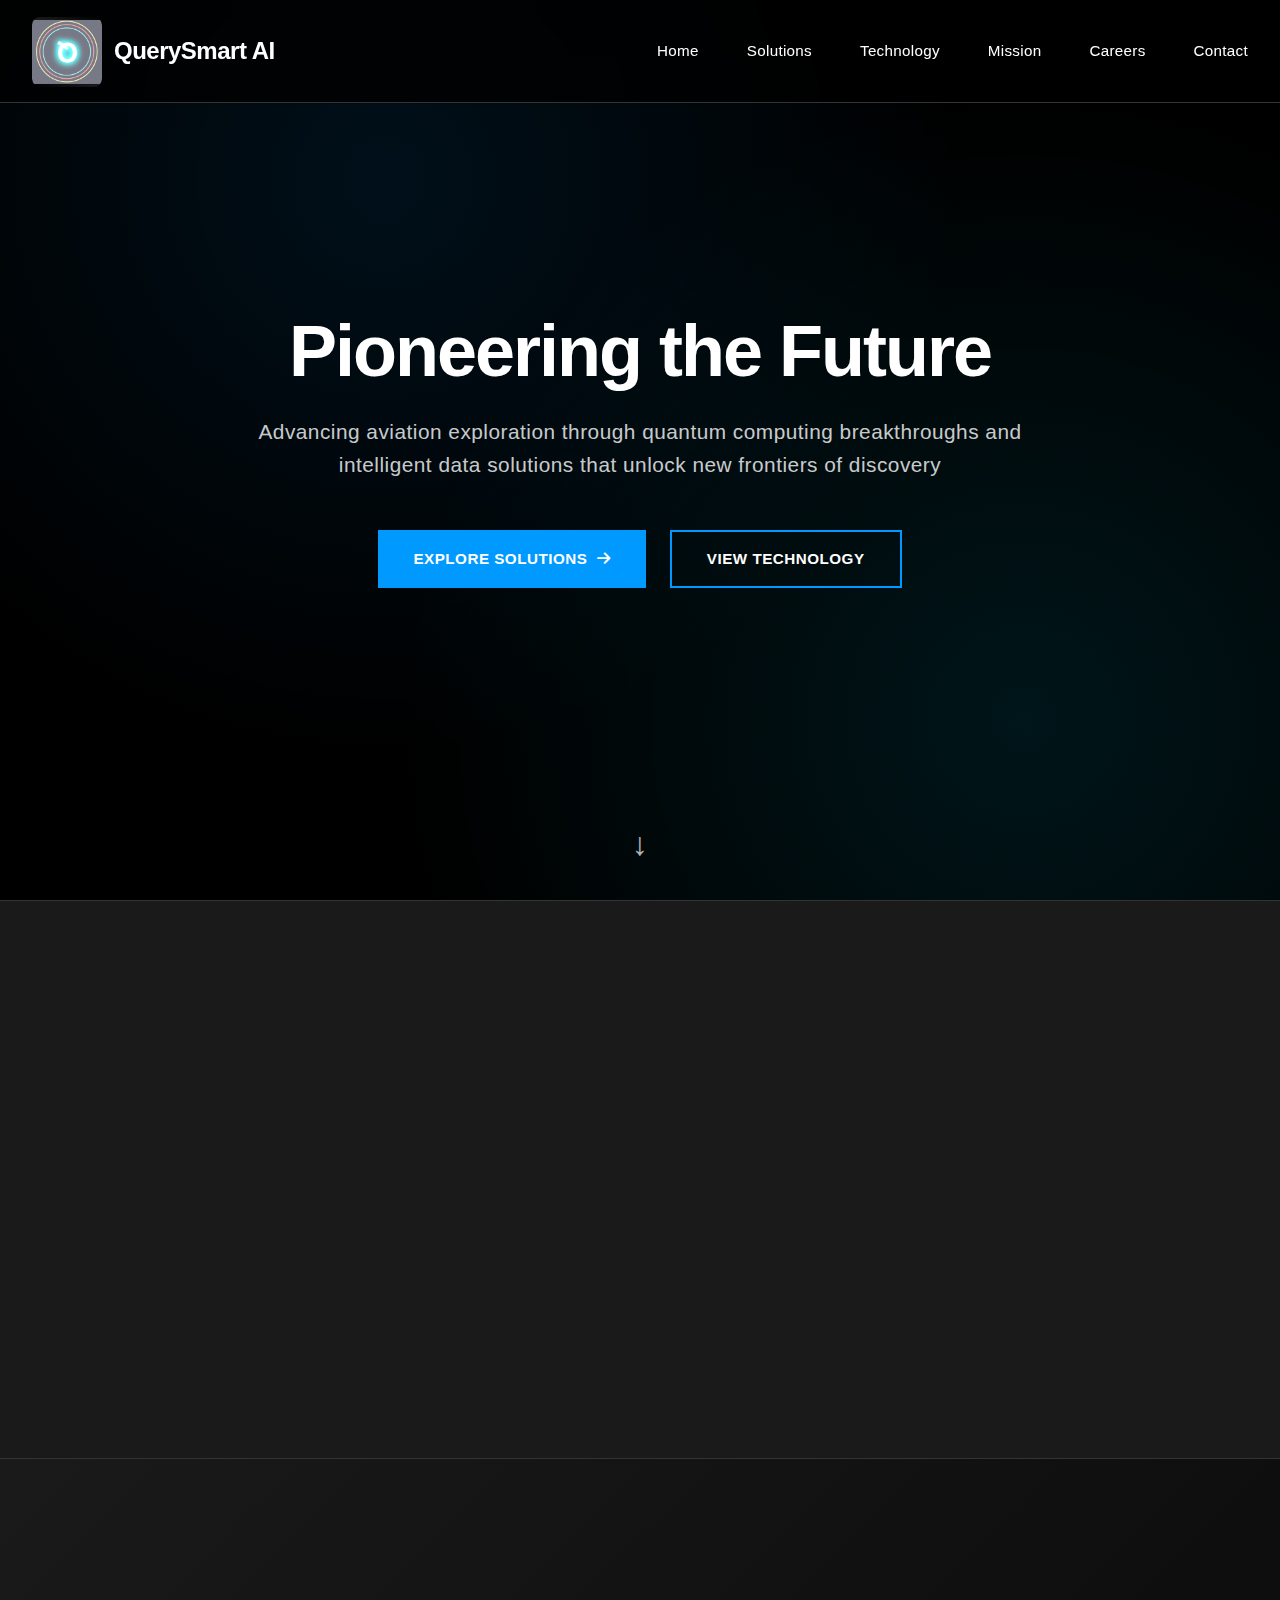
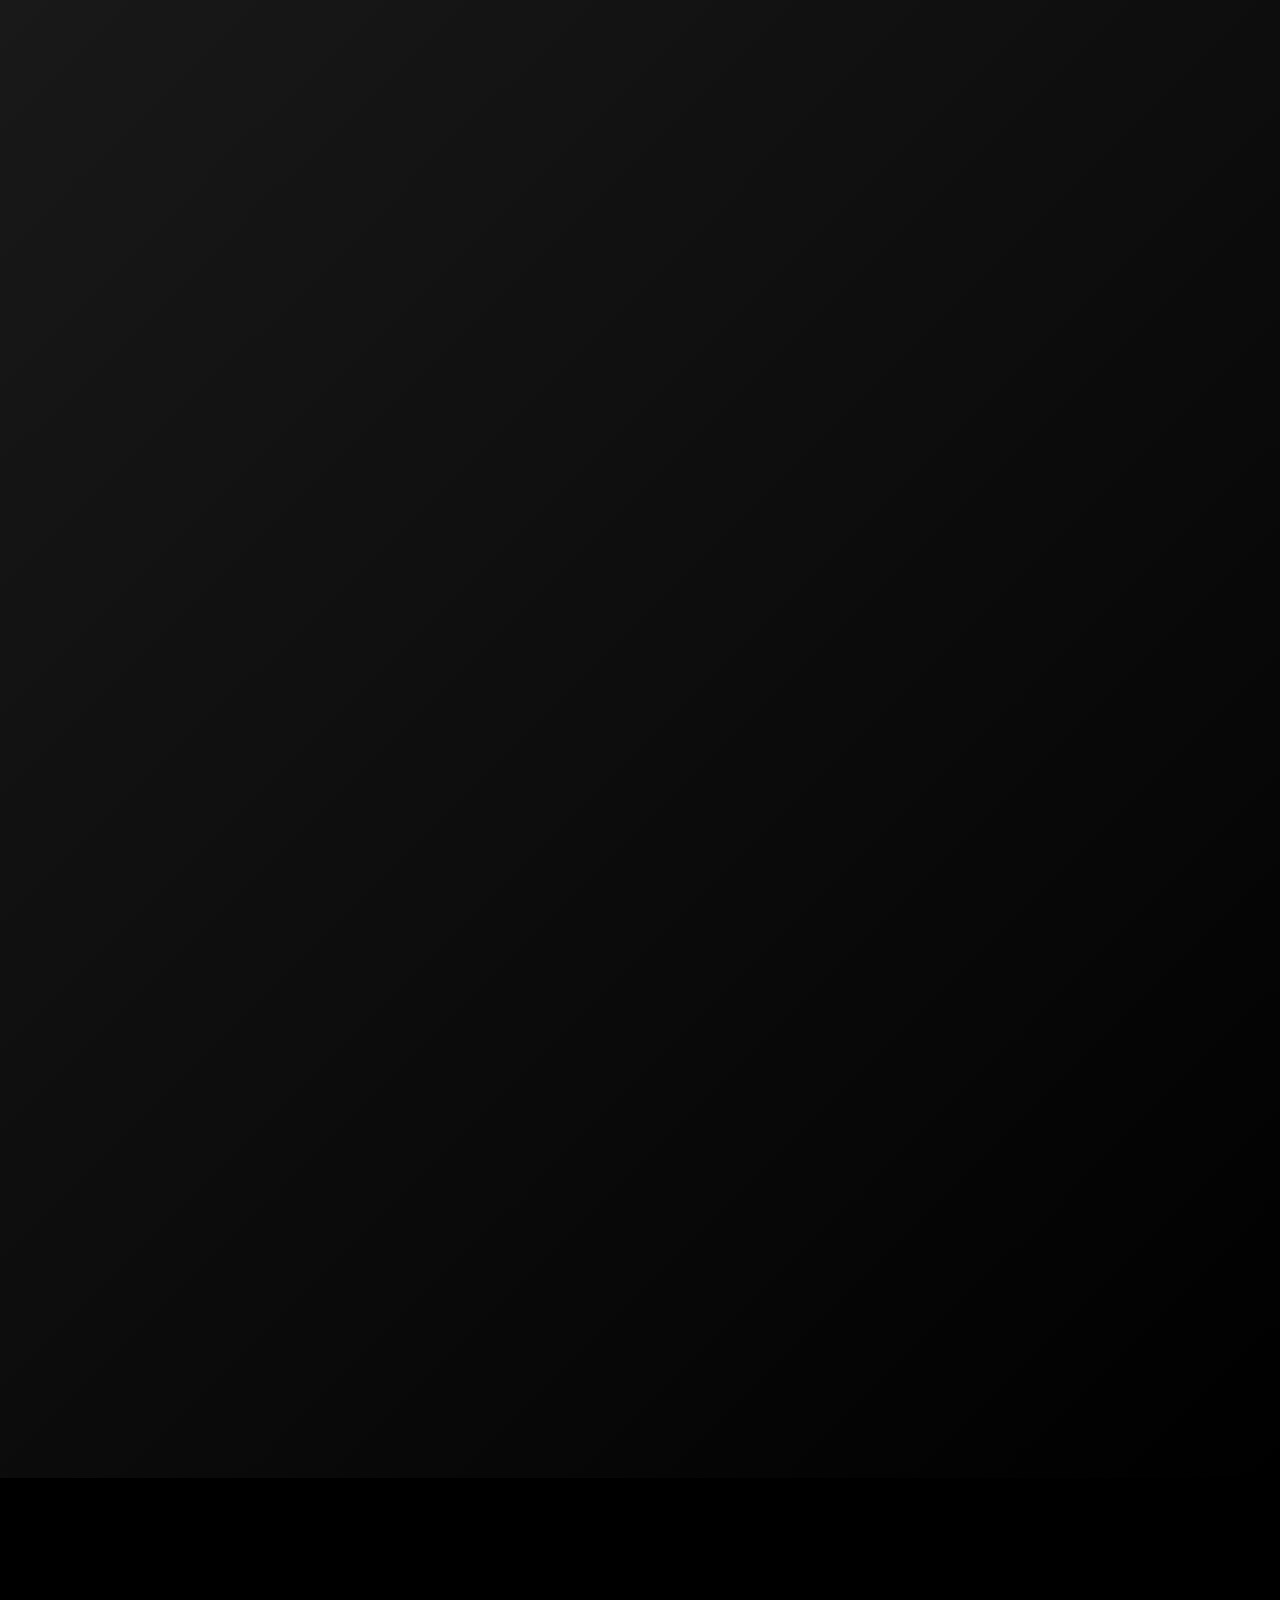
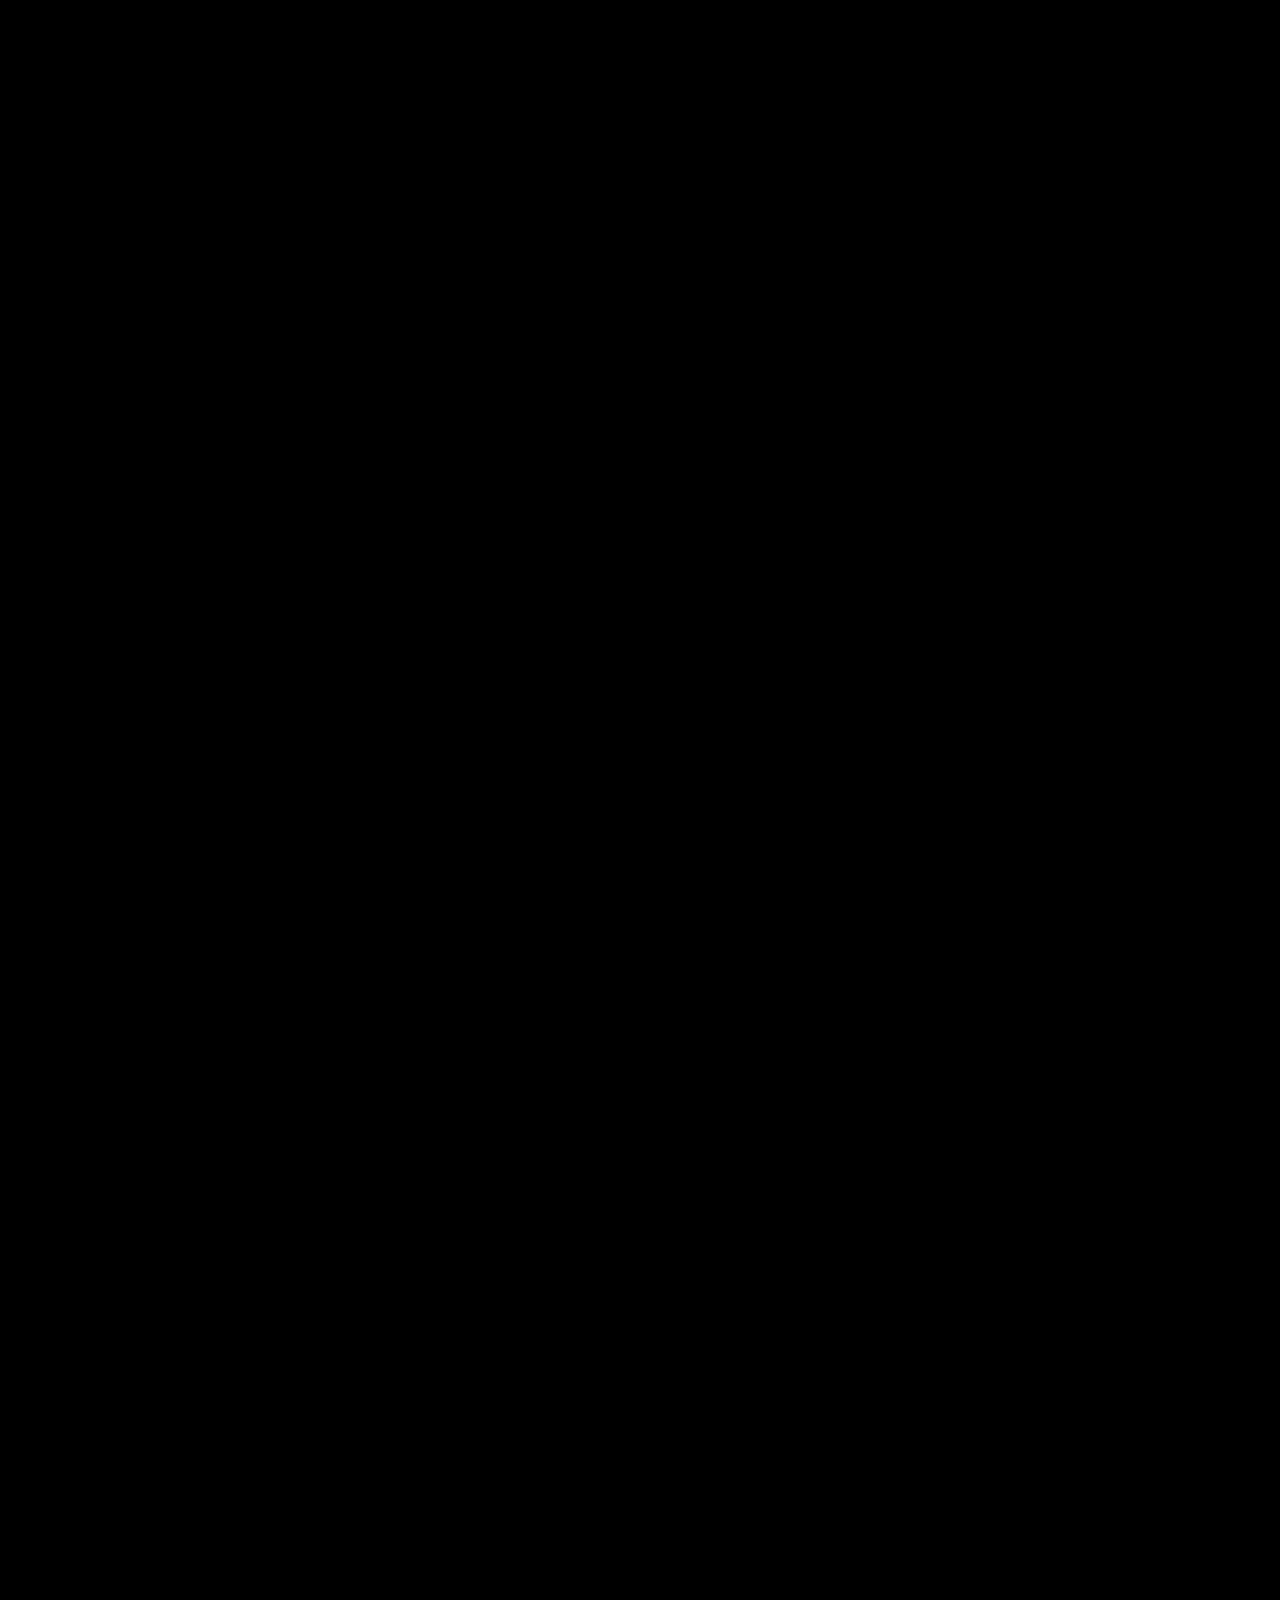
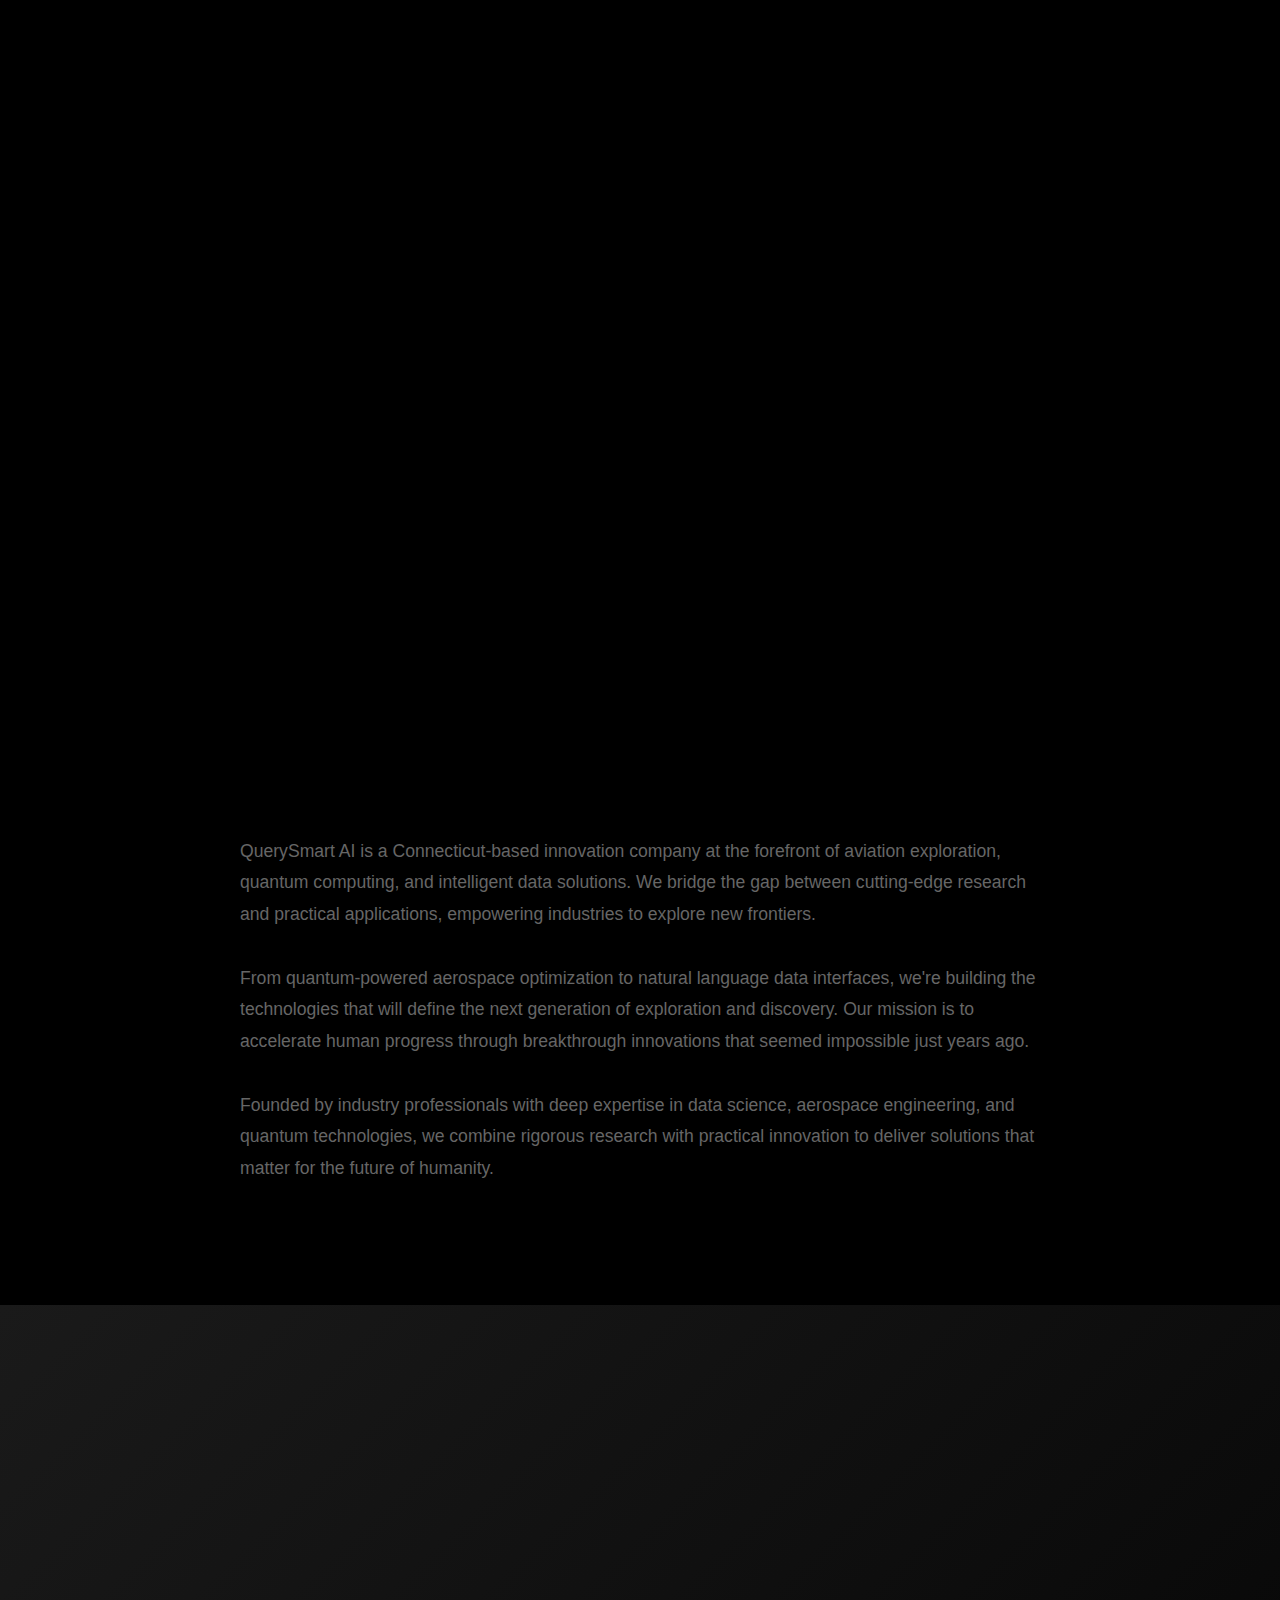
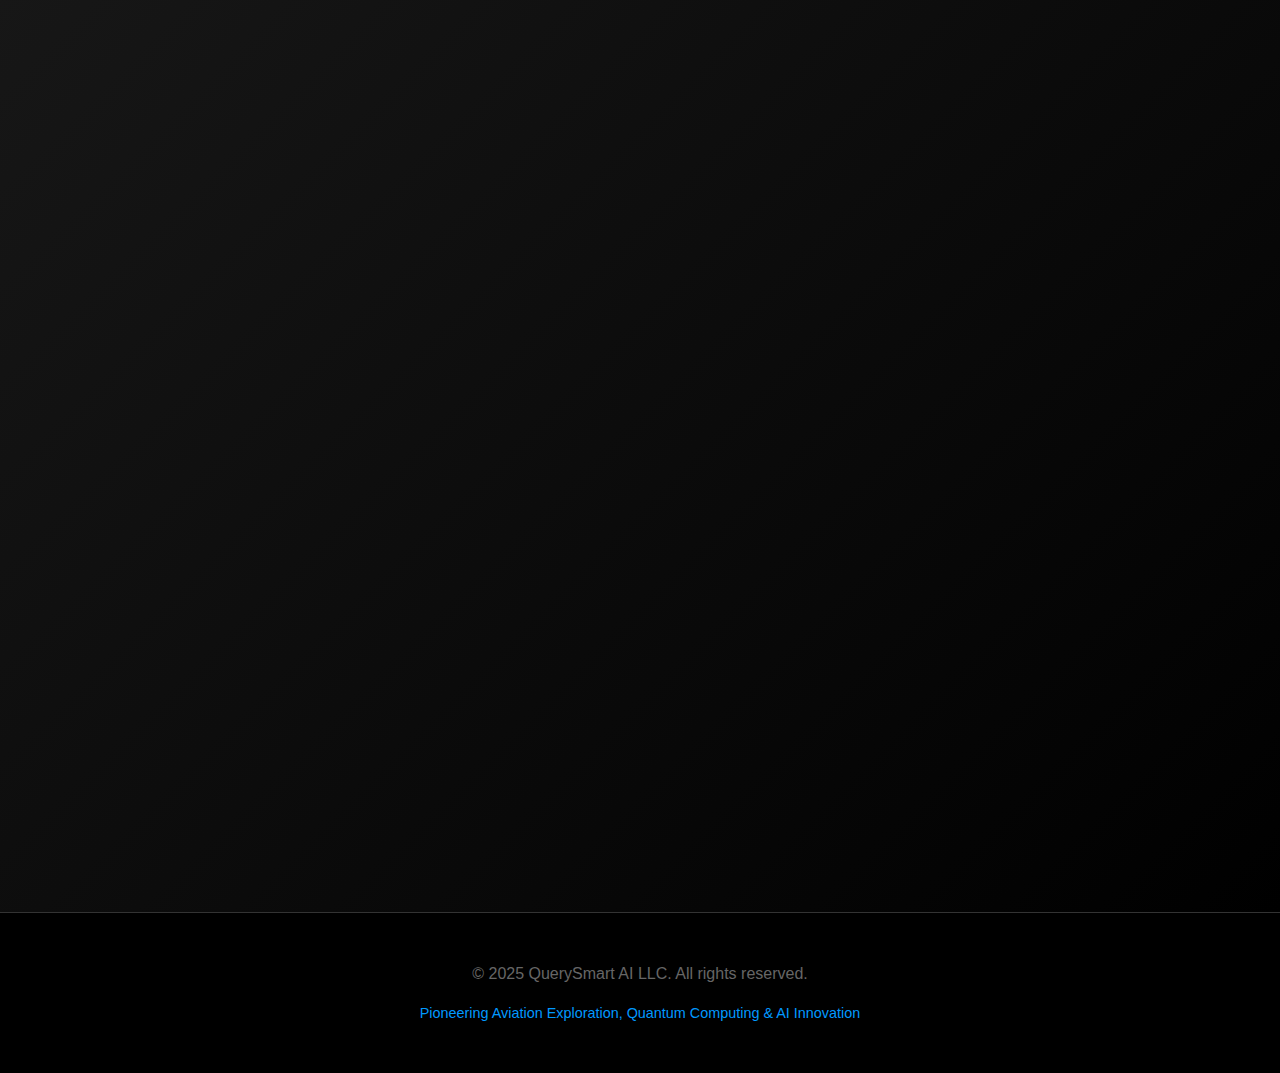
<file: index.html>
<!DOCTYPE html>
<html lang="en">
<head>
  <meta charset="UTF-8">
  <meta name="viewport" content="width=device-width, initial-scale=1.0">
  <title>QuerySmart AI – Aviation, Quantum Computing & AI Solutions</title>
  <meta name="description" content="QuerySmart AI pioneers aviation exploration, quantum computing, and AI solutions. From natural language SQL to aerospace innovation.">
  <meta name="keywords" content="Aviation, Quantum Computing, AI, SQL, QuerySmart AI, Aerospace, Connecticut">
  <meta name="author" content="Giri Merugu">
  <link href="https://cdnjs.cloudflare.com/ajax/libs/font-awesome/6.0.0/css/all.min.css" rel="stylesheet">
  <meta name="google-site-verification" content="_PbuZap9V0tfoXmMLPaVTCLCbQtlIJ2kfu3vRv5VP4E" />
  
  <style>
    * {
      margin: 0;
      padding: 0;
      box-sizing: border-box;
    }

    :root {
      --primary-black: #000000;
      --secondary-black: #1a1a1a;
      --accent-white: #ffffff;
      --accent-blue: #0099ff;
      --text-gray: #666666;
      --border-gray: #333333;
      --success-green: #00d084;
      --error-red: #ff4444;
    }

    body {
      font-family: -apple-system, BlinkMacSystemFont, 'Segoe UI', Roboto, Oxygen, Ubuntu, Cantarell, sans-serif;
      line-height: 1.6;
      color: var(--accent-white);
      background: var(--primary-black);
      overflow-x: hidden;
    }

    /* Header - Tesla/SpaceX Style */
    .header {
      position: fixed;
      top: 0;
      width: 100%;
      z-index: 1000;
      background: rgba(0, 0, 0, 0.8);
      backdrop-filter: blur(20px);
      transition: all 0.3s ease;
      border-bottom: 1px solid var(--border-gray);
    }

    .nav {
      display: flex;
      justify-content: space-between;
      align-items: center;
      max-width: 1400px;
      margin: 0 auto;
      padding: 1rem 2rem;
    }

    .logo {
      display: flex;
      align-items: center;
      gap: 12px;
      text-decoration: none;
    }

    .logo-icon {
      width: 70px;
      height: 70px;
      border-radius: 8px;
      display: flex;
      align-items: center;
      justify-content: center;
      position: relative;
      overflow: hidden;
      background: transparent;
    }

    .logo-icon img {
      width: 100%;
      height: 100%;
      object-fit: contain;
      border-radius: 8px;
      position: relative;
      z-index: 2;
    }

    .logo-icon::before {
      content: '';
      position: absolute;
      width: 100%;
      height: 100%;
      background: linear-gradient(45deg, transparent, rgba(255,255,255,0.1), transparent);
      animation: shimmer 3s infinite;
      z-index: 1;
    }

    @keyframes shimmer {
      0% { transform: translateX(-100%); }
      100% { transform: translateX(100%); }
    }

    .logo-text {
      font-size: 1.5rem;
      font-weight: 700;
      color: var(--accent-white);
      letter-spacing: -0.5px;
    }

    .nav-menu {
      display: flex;
      list-style: none;
      gap: 3rem;
    }

    .nav-menu a {
      color: var(--accent-white);
      text-decoration: none;
      font-weight: 500;
      font-size: 0.95rem;
      letter-spacing: 0.3px;
      transition: all 0.3s ease;
      position: relative;
    }

    .nav-menu a::after {
      content: '';
      position: absolute;
      bottom: -5px;
      left: 0;
      width: 0;
      height: 2px;
      background: var(--accent-blue);
      transition: width 0.3s ease;
    }

    .nav-menu a:hover::after {
      width: 100%;
    }

    .mobile-menu {
      display: none;
      background: none;
      border: none;
      color: var(--accent-white);
      font-size: 1.5rem;
      cursor: pointer;
    }

    /* Hero Section - SpaceX Style */
    .hero {
      height: 100vh;
      background: linear-gradient(rgba(0,0,0,0.4), rgba(0,0,0,0.6)), url('https://images.unsplash.com/photo-1446776877081-d282a0f896e2?w=1920') center/cover;
      display: flex;
      align-items: center;
      justify-content: center;
      text-align: center;
      position: relative;
      overflow: hidden;
    }

    .hero::before {
      content: '';
      position: absolute;
      top: 0;
      left: 0;
      right: 0;
      bottom: 0;
      background: 
        radial-gradient(circle at 30% 20%, rgba(0, 153, 255, 0.1), transparent 50%),
        radial-gradient(circle at 80% 80%, rgba(0, 212, 255, 0.1), transparent 50%);
      animation: float 20s infinite ease-in-out;
    }

    @keyframes float {
      0%, 100% { transform: translateY(0px) rotate(0deg); }
      33% { transform: translateY(-20px) rotate(1deg); }
      66% { transform: translateY(10px) rotate(-1deg); }
    }

    .hero-content {
      max-width: 800px;
      z-index: 2;
      position: relative;
    }

    .hero-title {
      font-size: clamp(2.5rem, 8vw, 4.5rem);
      font-weight: 700;
      margin-bottom: 1.5rem;
      letter-spacing: -2px;
      line-height: 1.1;
    }

    .hero-subtitle {
      font-size: clamp(1.1rem, 3vw, 1.3rem);
      font-weight: 300;
      margin-bottom: 3rem;
      color: rgba(255, 255, 255, 0.8);
      letter-spacing: 0.5px;
    }

    .cta-buttons {
      display: flex;
      gap: 1.5rem;
      justify-content: center;
      flex-wrap: wrap;
    }

    .btn {
      padding: 15px 35px;
      border: none;
      background: var(--accent-blue);
      color: var(--accent-white);
      font-size: 0.95rem;
      font-weight: 600;
      letter-spacing: 0.5px;
      cursor: pointer;
      transition: all 0.3s ease;
      text-decoration: none;
      display: inline-flex;
      align-items: center;
      gap: 10px;
      text-transform: uppercase;
      position: relative;
      overflow: hidden;
    }

    .btn::before {
      content: '';
      position: absolute;
      top: 0;
      left: -100%;
      width: 100%;
      height: 100%;
      background: linear-gradient(90deg, transparent, rgba(255,255,255,0.2), transparent);
      transition: left 0.5s;
    }

    .btn:hover::before {
      left: 100%;
    }

    .btn:hover {
      transform: translateY(-2px);
      box-shadow: 0 10px 30px rgba(0, 153, 255, 0.4);
    }

    .btn-secondary {
      background: transparent;
      border: 2px solid var(--accent-blue);
    }

    .btn:disabled {
      opacity: 0.6;
      cursor: not-allowed;
      transform: none;
    }

    /* Scroll Indicator */
    .scroll-indicator {
      position: absolute;
      bottom: 30px;
      left: 50%;
      transform: translateX(-50%);
      animation: bounce 2s infinite;
    }

    .scroll-indicator::after {
      content: '↓';
      color: var(--accent-white);
      font-size: 2rem;
      opacity: 0.7;
    }

    @keyframes bounce {
      0%, 20%, 50%, 80%, 100% { transform: translateX(-50%) translateY(0); }
      40% { transform: translateX(-50%) translateY(-10px); }
      60% { transform: translateX(-50%) translateY(-5px); }
    }

    /* Main Sections */
    .section {
      padding: 120px 0;
      max-width: 1400px;
      margin: 0 auto;
      padding-left: 2rem;
      padding-right: 2rem;
    }

    .section-title {
      font-size: clamp(2rem, 5vw, 3rem);
      font-weight: 700;
      margin-bottom: 1rem;
      letter-spacing: -1px;
    }

    .section-subtitle {
      font-size: 1.2rem;
      color: var(--text-gray);
      margin-bottom: 4rem;
      font-weight: 300;
    }

    /* Services Grid - Tesla Style */
    .services-grid {
      display: grid;
      grid-template-columns: repeat(auto-fit, minmax(400px, 1fr));
      gap: 0;
      margin-top: 4rem;
    }

    .service-card {
      background: var(--secondary-black);
      border: 1px solid var(--border-gray);
      position: relative;
      overflow: hidden;
      transition: all 0.4s ease;
      min-height: 500px;
      display: flex;
      flex-direction: column;
      justify-content: space-between;
    }

    .service-card:hover {
      transform: translateY(-10px);
      box-shadow: 0 20px 40px rgba(0, 0, 0, 0.3);
      border-color: var(--accent-blue);
    }

    .service-hero {
      height: 300px;
      background-size: cover;
      background-position: center;
      position: relative;
    }

    .service-hero::after {
      content: '';
      position: absolute;
      top: 0;
      left: 0;
      right: 0;
      bottom: 0;
      background: linear-gradient(to bottom, rgba(0,0,0,0.2), rgba(0,0,0,0.8));
    }

    .service-content {
      padding: 2rem;
      flex-grow: 1;
      display: flex;
      flex-direction: column;
      justify-content: space-between;
    }

    .service-icon {
      font-size: 2.5rem;
      margin-bottom: 1rem;
      color: var(--accent-blue);
    }

    .service-title {
      font-size: 1.5rem;
      font-weight: 700;
      margin-bottom: 1rem;
      color: var(--accent-white);
    }

    .service-description {
      color: var(--text-gray);
      line-height: 1.7;
      margin-bottom: 2rem;
      flex-grow: 1;
    }

    .service-link {
      color: var(--accent-blue);
      text-decoration: none;
      font-weight: 600;
      display: inline-flex;
      align-items: center;
      gap: 8px;
      transition: all 0.3s ease;
    }

    .service-link:hover {
      gap: 15px;
    }

    /* Stats Section */
    .stats {
      background: var(--secondary-black);
      padding: 80px 0;
      border-top: 1px solid var(--border-gray);
      border-bottom: 1px solid var(--border-gray);
    }

    .stats-grid {
      display: grid;
      grid-template-columns: repeat(auto-fit, minmax(250px, 1fr));
      gap: 3rem;
      max-width: 1000px;
      margin: 0 auto;
      text-align: center;
    }

    .stat-item {
      padding: 2rem;
    }

    .stat-number {
      font-size: 3rem;
      font-weight: 700;
      color: var(--accent-blue);
      margin-bottom: 0.5rem;
      display: block;
    }

    .stat-label {
      font-size: 1rem;
      color: var(--text-gray);
      text-transform: uppercase;
      letter-spacing: 1px;
    }

    /* Technology Showcase */
    .tech-showcase {
      background: var(--primary-black);
    }

    .tech-grid {
      display: grid;
      grid-template-columns: repeat(auto-fit, minmax(300px, 1fr));
      gap: 2rem;
      margin-top: 4rem;
    }

    .tech-card {
      background: linear-gradient(135deg, var(--secondary-black), #2a2a2a);
      border: 1px solid var(--border-gray);
      border-radius: 12px;
      padding: 2.5rem;
      text-align: center;
      transition: all 0.4s ease;
      position: relative;
      overflow: hidden;
    }

    .tech-card::before {
      content: '';
      position: absolute;
      top: 0;
      left: 0;
      right: 0;
      height: 3px;
      background: linear-gradient(90deg, var(--accent-blue), #00d4ff);
    }

    .tech-card:hover {
      transform: translateY(-5px);
      border-color: var(--accent-blue);
      box-shadow: 0 15px 30px rgba(0, 153, 255, 0.1);
    }

    .tech-icon {
      font-size: 3rem;
      margin-bottom: 1.5rem;
      color: var(--accent-blue);
    }

    .tech-title {
      font-size: 1.3rem;
      font-weight: 700;
      margin-bottom: 1rem;
      color: var(--accent-white);
    }

    .tech-description {
      color: var(--text-gray);
      line-height: 1.6;
    }

    /* Contact Section - Enhanced */
    .contact {
      background: linear-gradient(135deg, var(--secondary-black), var(--primary-black));
      padding: 120px 0;
      text-align: center;
    }

    .contact-form {
      max-width: 600px;
      margin: 3rem auto 0;
    }

    .form-group {
      margin-bottom: 2rem;
      text-align: left;
    }

    .form-label {
      display: block;
      margin-bottom: 0.5rem;
      font-weight: 500;
      color: var(--accent-white);
      font-size: 0.9rem;
      text-transform: uppercase;
      letter-spacing: 0.5px;
    }

    .form-input, .form-textarea {
      width: 100%;
      padding: 15px 20px;
      background: var(--secondary-black);
      border: 1px solid var(--border-gray);
      color: var(--accent-white);
      font-size: 1rem;
      transition: all 0.3s ease;
      font-family: inherit;
    }

    .form-input:focus, .form-textarea:focus {
      outline: none;
      border-color: var(--accent-blue);
      box-shadow: 0 0 0 3px rgba(0, 153, 255, 0.1);
      background: rgba(26, 26, 26, 0.8);
    }

    .form-textarea {
      min-height: 120px;
      resize: vertical;
    }

    .form-input::placeholder, .form-textarea::placeholder {
      color: var(--text-gray);
      opacity: 0.8;
    }

    /* Form Status Messages */
    .form-message {
      padding: 1rem 1.5rem;
      border-radius: 8px;
      margin-bottom: 2rem;
      display: none;
      font-weight: 500;
      align-items: center;
      gap: 0.5rem;
    }

    .form-message.success {
      background: rgba(0, 208, 132, 0.1);
      border: 1px solid var(--success-green);
      color: var(--success-green);
    }

    .form-message.error {
      background: rgba(255, 68, 68, 0.1);
      border: 1px solid var(--error-red);
      color: var(--error-red);
    }

    .form-message i {
      font-size: 1.2rem;
    }

    .contact-info {
      display: flex;
      justify-content: center;
      gap: 4rem;
      margin-top: 4rem;
      flex-wrap: wrap;
    }

    .contact-item {
      display: flex;
      align-items: center;
      gap: 1rem;
    }

    .contact-item a {
      color: var(--accent-white);
      text-decoration: none;
      transition: color 0.3s ease;
    }

    .contact-item a:hover {
      color: var(--accent-blue);
    }

    /* Footer */
    .footer {
      background: var(--primary-black);
      border-top: 1px solid var(--border-gray);
      padding: 3rem 0;
      text-align: center;
    }

    .footer-content {
      max-width: 1400px;
      margin: 0 auto;
      padding: 0 2rem;
    }

    .footer-text {
      color: var(--text-gray);
      margin-bottom: 1rem;
    }

    .footer-tagline {
      color: var(--accent-blue);
      font-weight: 500;
      font-size: 0.9rem;
    }

    /* Mobile Responsiveness */
    @media (max-width: 768px) {
      .nav-menu {
        display: none;
      }
      
      .mobile-menu {
        display: block;
      }

      .hero-title {
        font-size: 2.5rem;
      }

      .services-grid {
        grid-template-columns: 1fr;
      }

      .service-card {
        min-height: 400px;
      }

      .stats-grid {
        grid-template-columns: repeat(2, 1fr);
        gap: 2rem;
      }

      .tech-grid {
        grid-template-columns: 1fr;
      }

      .contact-info {
        flex-direction: column;
        gap: 2rem;
      }

      .section {
        padding: 80px 1rem;
      }

      .nav {
        padding: 1rem;
      }
    }

    @media (max-width: 480px) {
      .stats-grid {
        grid-template-columns: 1fr;
      }

      .cta-buttons {
        flex-direction: column;
        align-items: center;
      }

      .btn {
        width: 80%;
        justify-content: center;
      }
    }

    /* Animations */
    .fade-in-up {
      opacity: 0;
      transform: translateY(50px);
      transition: all 0.8s ease;
    }

    .fade-in-up.visible {
      opacity: 1;
      transform: translateY(0);
    }

    /* Custom Scrollbar */
    ::-webkit-scrollbar {
      width: 8px;
    }

    ::-webkit-scrollbar-track {
      background: var(--primary-black);
    }

    ::-webkit-scrollbar-thumb {
      background: var(--border-gray);
      border-radius: 4px;
    }

    ::-webkit-scrollbar-thumb:hover {
      background: var(--accent-blue);
    }

    /* Additional Styles for Career Form */
    @keyframes gradient-shift {
      0%, 100% { background-position: 0% 50%; }
      50% { background-position: 100% 50%; }
    }

    .file-upload-wrapper:hover {
      border-color: var(--accent-blue) !important;
      background: rgba(0, 153, 255, 0.05) !important;
    }

    .file-upload-wrapper.dragover {
      border-color: var(--accent-blue) !important;
      background: rgba(0, 153, 255, 0.1) !important;
      transform: scale(1.02);
    }

    .careers-section .form-group input:focus,
    .careers-section .form-group select:focus,
    .careers-section .form-group textarea:focus {
      outline: none !important;
      border-color: var(--accent-blue) !important;
      box-shadow: 0 0 0 3px rgba(0, 153, 255, 0.1) !important;
      background: rgba(26, 26, 26, 0.8) !important;
    }

    .careers-section .btn:hover::before {
      left: 100% !important;
    }

    .careers-section .btn::before {
      content: '';
      position: absolute;
      top: 0;
      left: -100%;
      width: 100%;
      height: 100%;
      background: linear-gradient(90deg, transparent, rgba(255,255,255,0.2), transparent);
      transition: left 0.5s;
    }

    /* Loading Animation */
    @keyframes spin {
      0% { transform: rotate(0deg); }
      100% { transform: rotate(360deg); }
    }

    .loading {
      animation: spin 1s linear infinite;
    }

    /* Mobile Responsiveness for Careers */
    @media (max-width: 768px) {
      .careers-section .fade-in-up > div[style*="grid-template-columns"] {
        grid-template-columns: 1fr !important;
        gap: 1rem !important;
      }
      
      .careers-section .fade-in-up {
        padding: 2rem 1.5rem !important;
      }
    }
  </style>
</head>

<body>
  <header class="header" id="header">
    <nav class="nav">
      <a href="#home" class="logo">
        <div class="logo-icon">
          <img src="images/Quibits.png" alt="QuerySmart AI Logo">
        </div>
        <div class="logo-text">QuerySmart AI</div>
      </a>
      <ul class="nav-menu">
        <li><a href="#home">Home</a></li>
        <li><a href="#services">Solutions</a></li>
        <li><a href="#technology">Technology</a></li>
        <li><a href="#about">Mission</a></li>
        <li><a href="#careers">Careers</a></li>
        <li><a href="#contact">Contact</a></li>
      </ul>
      <button class="mobile-menu" id="mobile-menu">
        <i class="fas fa-bars"></i>
      </button>
    </nav>
  </header>

  <section id="home" class="hero">
    <div class="hero-content">
      <h1 class="hero-title">Pioneering the Future</h1>
      <p class="hero-subtitle">
        Advancing aviation exploration through quantum computing breakthroughs and intelligent data solutions that unlock new frontiers of discovery
      </p>
      <div class="cta-buttons">
        <a href="#services" class="btn">
          Explore Solutions
          <i class="fas fa-arrow-right"></i>
        </a>
        <a href="#technology" class="btn btn-secondary">
          View Technology
        </a>
      </div>
    </div>
    <div class="scroll-indicator"></div>
  </section>

  <section class="stats">
    <div class="stats-grid">
      <div class="stat-item fade-in-up">
        <span class="stat-number">2025</span>
        <span class="stat-label">Founded</span>
      </div>
      <div class="stat-item fade-in-up">
        <span class="stat-number">3</span>
        <span class="stat-label">Core Technologies</span>
      </div>
      <div class="stat-item fade-in-up">
        <span class="stat-number">∞</span>
        <span class="stat-label">Possibilities</span>
      </div>
      <div class="stat-item fade-in-up">
        <span class="stat-number">1</span>
        <span class="stat-label">Vision</span>
      </div>
    </div>
  </section>

  <!-- Modern Resume Upload / Careers Section -->
  <section id="careers" class="careers-section" style="padding: 120px 0; background: linear-gradient(135deg, var(--secondary-black), var(--primary-black)); position: relative; z-index: 2;">
    <div class="container" style="max-width: 800px; margin: 0 auto; padding: 0 2rem;">
      
      <div class="fade-in-up" style="text-align: center; margin-bottom: 3rem;">
        <h2 style="font-size: clamp(2rem, 5vw, 3rem); font-weight: 700; margin-bottom: 1rem; letter-spacing: -1px; color: var(--accent-white);">
          Join Our Mission
        </h2>
        <p style="font-size: 1.2rem; color: var(--text-gray); font-weight: 300; max-width: 500px; margin: 0 auto;">
          Ready to pioneer the future? Tell us about yourself and we'll guide you through our application process.
        </p>
      </div>

      <!-- Form Messages -->
      <div class="form-message success" id="careerSuccessMessage" style="padding: 1rem 1.5rem; border-radius: 12px; margin-bottom: 2rem; display: none; font-weight: 500; align-items: center; gap: 0.5rem; background: rgba(0, 208, 132, 0.1); border: 1px solid var(--success-green); color: var(--success-green);">
        <i class="fas fa-rocket" style="font-size: 1.2rem;"></i>
        <div>
          <strong>Interest Registered Successfully!</strong><br>
          Thank you! We'll send you application instructions within 24 hours.
        </div>
      </div>

      <div class="form-message error" id="careerErrorMessage" style="padding: 1rem 1.5rem; border-radius: 12px; margin-bottom: 2rem; display: none; font-weight: 500; align-items: center; gap: 0.5rem; background: rgba(255, 68, 68, 0.1); border: 1px solid var(--error-red); color: var(--error-red);">
        <i class="fas fa-exclamation-triangle" style="font-size: 1.2rem;"></i>
        <div>
          <strong>Submission Failed!</strong><br>
          Please try again or email us directly at careers@querysmartaillc.com
        </div>
      </div>

      <!-- Career Form -->
      <div class="fade-in-up" style="background: linear-gradient(135deg, var(--secondary-black), #2a2a2a); border: 1px solid var(--border-gray); border-radius: 20px; padding: 3rem; box-shadow: 0 20px 40px rgba(0, 0, 0, 0.3); position: relative; overflow: hidden;">
        
        <!-- Animated Background -->
        <div style="position: absolute; top: 0; left: 0; right: 0; height: 4px; background: linear-gradient(90deg, var(--accent-blue), #00d4ff, var(--accent-blue)); background-size: 200% 100%; animation: gradient-shift 3s ease-in-out infinite;"></div>
        
        <form name="career-application" method="POST" data-netlify="true" enctype="multipart/form-data" id="careerForm">
          
          <!-- Netlify Forms Configuration -->
          <input type="hidden" name="form-name" value="career-application">
          <input type="hidden" name="subject" value="New Career Application - QuerySmart AI">
          
          <!-- Honeypot -->
          <input type="checkbox" name="bot-field" style="display: none;">
          
          <!-- Name Fields -->
          <div style="display: grid; grid-template-columns: 1fr 1fr; gap: 1.5rem; margin-bottom: 2rem;">
            <div class="form-group">
              <label style="display: block; margin-bottom: 0.5rem; font-weight: 600; color: var(--accent-white); font-size: 0.9rem; text-transform: uppercase; letter-spacing: 0.5px;">
                First Name *
              </label>
              <input type="text" name="first_name" required 
                     style="width: 100%; padding: 15px 20px; background: var(--primary-black); border: 2px solid var(--border-gray); color: var(--accent-white); font-size: 1rem; border-radius: 12px; transition: all 0.3s ease; font-family: inherit;"
                     placeholder="John">
            </div>
            
            <div class="form-group">
              <label style="display: block; margin-bottom: 0.5rem; font-weight: 600; color: var(--accent-white); font-size: 0.9rem; text-transform: uppercase; letter-spacing: 0.5px;">
                Last Name *
              </label>
              <input type="text" name="last_name" required 
                     style="width: 100%; padding: 15px 20px; background: var(--primary-black); border: 2px solid var(--border-gray); color: var(--accent-white); font-size: 1rem; border-radius: 12px; transition: all 0.3s ease; font-family: inherit;"
                     placeholder="Doe">
            </div>
          </div>

          <!-- Contact Fields -->
          <div style="display: grid; grid-template-columns: 1fr 1fr; gap: 1.5rem; margin-bottom: 2rem;">
            <div class="form-group">
              <label style="display: block; margin-bottom: 0.5rem; font-weight: 600; color: var(--accent-white); font-size: 0.9rem; text-transform: uppercase; letter-spacing: 0.5px;">
                Email Address *
              </label>
              <input type="email" name="email" required 
                     style="width: 100%; padding: 15px 20px; background: var(--primary-black); border: 2px solid var(--border-gray); color: var(--accent-white); font-size: 1rem; border-radius: 12px; transition: all 0.3s ease; font-family: inherit;"
                     placeholder="you@company.com">
            </div>
            
            <div class="form-group">
              <label style="display: block; margin-bottom: 0.5rem; font-weight: 600; color: var(--accent-white); font-size: 0.9rem; text-transform: uppercase; letter-spacing: 0.5px;">
                Phone Number *
              </label>
              <input type="tel" name="phone" required 
                     style="width: 100%; padding: 15px 20px; background: var(--primary-black); border: 2px solid var(--border-gray); color: var(--accent-white); font-size: 1rem; border-radius: 12px; transition: all 0.3s ease; font-family: inherit;"
                     placeholder="+1 (555) 123-4567">
            </div>
          </div>

          <!-- Position Interest -->
          <div class="form-group" style="margin-bottom: 2rem;">
            <label style="display: block; margin-bottom: 0.5rem; font-weight: 600; color: var(--accent-white); font-size: 0.9rem; text-transform: uppercase; letter-spacing: 0.5px;">
              Position of Interest
            </label>
            <select name="position" 
                    style="width: 100%; padding: 15px 20px; background: var(--primary-black); border: 2px solid var(--border-gray); color: var(--accent-white); font-size: 1rem; border-radius: 12px; transition: all 0.3s ease; font-family: inherit;">
              <option value="">Select a position...</option>
              <option value="Quantum Computing Engineer">Quantum Computing Engineer</option>
              <option value="Aerospace Engineer">Aerospace Engineer</option>
              <option value="AI/ML Engineer">AI/ML Engineer</option>
              <option value="Data Scientist">Data Scientist</option>
              <option value="Software Developer">Software Developer</option>
              <option value="Research Scientist">Research Scientist</option>
              <option value="Other">Other</option>
            </select>
          </div>

          <!-- File Upload -->
          <div class="form-group" style="margin-bottom: 2rem;">
            <label style="display: block; margin-bottom: 1rem; font-weight: 600; color: var(--accent-white); font-size: 0.9rem; text-transform: uppercase; letter-spacing: 0.5px;">
              Upload Resume *
              <span style="font-size: 0.8rem; color: var(--text-gray); text-transform: none; font-weight: 400; display: block; margin-top: 0.25rem;">
                PDF, DOC, or DOCX • Max 5MB
              </span>
            </label>
            
            <div class="file-upload-wrapper" style="position: relative; border: 2px dashed var(--border-gray); border-radius: 12px; padding: 2rem; text-align: center; transition: all 0.3s ease; background: var(--primary-black);">
              <input type="file" name="attachment" id="resume-upload" accept=".pdf,.doc,.docx" required 
                     style="position: absolute; top: 0; left: 0; width: 100%; height: 100%; opacity: 0; cursor: pointer;">
              
              <div class="upload-content">
                <i class="fas fa-cloud-upload-alt" style="font-size: 3rem; color: var(--accent-blue); margin-bottom: 1rem;"></i>
                <p style="font-size: 1.1rem; color: var(--accent-white); margin-bottom: 0.5rem; font-weight: 600;">
                  Drag & drop your resume here
                </p>
                <p style="color: var(--text-gray); font-size: 0.9rem;">
                  or <span style="color: var(--accent-blue); text-decoration: underline;">click to browse</span>
                </p>
                <div class="file-info" id="file-info" style="margin-top: 1rem; display: none;">
                  <i class="fas fa-file-pdf" style="color: var(--accent-blue); margin-right: 0.5rem;"></i>
                  <span id="file-name" style="color: var(--accent-white);"></span>
                  <button type="button" class="remove-file" id="remove-file" style="margin-left: 1rem; background: none; border: none; color: var(--error-red); cursor: pointer;">
                    <i class="fas fa-times"></i>
                  </button>
                </div>
              </div>
            </div>
          </div>

          <!-- Cover Letter -->
          <div class="form-group" style="margin-bottom: 2rem;">
            <label style="display: block; margin-bottom: 0.5rem; font-weight: 600; color: var(--accent-white); font-size: 0.9rem; text-transform: uppercase; letter-spacing: 0.5px;">
              Why QuerySmart AI?
              <span style="font-size: 0.8rem; color: var(--text-gray); text-transform: none; font-weight: 400;">(Optional)</span>
            </label>
            <textarea name="cover_letter" rows="4" 
                      style="width: 100%; padding: 15px 20px; background: var(--primary-black); border: 2px solid var(--border-gray); color: var(--accent-white); font-size: 1rem; border-radius: 12px; transition: all 0.3s ease; font-family: inherit; resize: vertical;"
                      placeholder="Tell us what excites you about joining our mission to pioneer the future..."></textarea>
          </div>

          <!-- Submit Button -->
          <button type="submit" class="btn" id="careerSubmitBtn" 
                  style="width: 100%; padding: 18px 35px; border: none; background: var(--accent-blue); color: var(--accent-white); font-size: 1.1rem; font-weight: 600; letter-spacing: 0.5px; cursor: pointer; transition: all 0.3s ease; text-decoration: none; display: inline-flex; align-items: center; justify-content: center; gap: 10px; text-transform: uppercase; position: relative; overflow: hidden; border-radius: 12px;">
            <span id="careerSubmitText">Launch Application</span>
            <i class="fas fa-rocket" id="careerSubmitIcon"></i>
          </button>

        </form>
      </div>

      <!-- Contact Info -->
      <div class="fade-in-up" style="text-align: center; margin-top: 3rem; padding-top: 2rem; border-top: 1px solid var(--border-gray);">
        <p style="color: var(--text-gray); margin-bottom: 1rem;">
          Questions about opportunities?
        </p>
        <a href="mailto:careers@querysmartaillc.com" style="color: var(--accent-blue); text-decoration: none; font-weight: 600; display: inline-flex; align-items: center; gap: 0.5rem; transition: all 0.3s ease;">
          <i class="fas fa-envelope"></i>
          careers@querysmartaillc.com
        </a>
      </div>
    </div>
  </section>

  <section id="services" class="section">
    <div class="fade-in-up">
      <h2 class="section-title">Revolutionary Solutions</h2>
      <p class="section-subtitle">Three pillars of innovation driving the future of exploration and technology</p>
    </div>
    
    <div class="services-grid">
      <div class="service-card fade-in-up">
        <div class="service-hero" style="background-image: url('https://images.unsplash.com/photo-1614064641938-9c84e1f8da8f?w=800');"></div>
        <div class="service-content">
          <div class="service-icon">⚛️</div>
          <h3 class="service-title">Quantum Computing</h3>
          <p class="service-description">
            Advanced quantum algorithms and simulation platforms designed for aerospace optimization, complex data processing, and next-generation computing challenges that push the boundaries of what's possible.
          </p>
          <a href="#contact" class="service-link">
            Learn More
            <i class="fas fa-arrow-right"></i>
          </a>
        </div>
      </div>

      <div class="service-card fade-in-up">
        <div class="service-hero" style="background-image: url('https://images.unsplash.com/photo-1502877338535-766e1452684a?w=800');"></div>
        <div class="service-content">
          <div class="service-icon">🚀</div>
          <h3 class="service-title">Aviation Exploration</h3>
          <p class="service-description">
            Revolutionary flight optimization systems, precision equipment manufacturing, and advanced sensing technologies for aerospace and space exploration missions that define the future of flight.
          </p>
          <a href="#contact" class="service-link">
            Explore Solutions
            <i class="fas fa-arrow-right"></i>
          </a>
        </div>
      </div>

      <div class="service-card fade-in-up">
        <div class="service-hero" style="background-image: url('https://images.unsplash.com/photo-1677442136019-21780ecad995?w=800');"></div>
        <div class="service-content">
          <div class="service-icon">🧠</div>
          <h3 class="service-title">AI Intelligence</h3>
          <p class="service-description">
            Natural language to SQL conversion, predictive analytics, machine learning automation, and intelligent data processing solutions that democratize access to complex information systems.
          </p>
          <a href="#contact" class="service-link">
            Get Started
            <i class="fas fa-arrow-right"></i>
          </a>
        </div>
      </div>
    </div>
  </section>

  <section id="technology" class="section tech-showcase">
    <div class="fade-in-up">
      <h2 class="section-title">Advanced Technologies</h2>
      <p class="section-subtitle">Cutting-edge innovations powering the next generation of exploration</p>
    </div>

    <div class="tech-grid">
      <div class="tech-card fade-in-up">
        <div class="tech-icon">🔍</div>
        <h3 class="tech-title">NLtoSQL-AI</h3>
        <p class="tech-description">
          Convert natural language queries into SQL using advanced language models. Democratizing database access for non-technical users.
        </p>
      </div>

      <div class="tech-card fade-in-up">
        <div class="tech-icon">🛰️</div>
        <h3 class="tech-title">Quantum Sensors</h3>
        <p class="tech-description">
          Ultra-precise quantum sensing technologies for navigation, exploration, and measurement applications in extreme environments.
        </p>
      </div>

      <div class="tech-card fade-in-up">
        <div class="tech-icon">⚡</div>
        <h3 class="tech-title">Flight Optimization</h3>
        <p class="tech-description">
          AI-powered flight path optimization algorithms that maximize efficiency, safety, and performance across all mission profiles.
        </p>
      </div>

      <div class="tech-card fade-in-up">
        <div class="tech-icon">🔬</div>
        <h3 class="tech-title">Materials Engineering</h3>
        <p class="tech-description">
          Advanced materials research and precision manufacturing techniques for next-generation aerospace applications.
        </p>
      </div>

      <div class="tech-card fade-in-up">
        <div class="tech-icon">📊</div>
        <h3 class="tech-title">Predictive Analytics</h3>
        <p class="tech-description">
          Machine learning models for predictive maintenance, performance optimization, and intelligent decision-making systems.
        </p>
      </div>

      <div class="tech-card fade-in-up">
        <div class="tech-icon">🌌</div>
        <h3 class="tech-title">Space Systems</h3>
        <p class="tech-description">
          Integrated systems for lunar and planetary exploration missions, combining quantum computing and advanced aerospace technologies.
        </p>
      </div>
    </div>
  </section>

  <section id="about" class="section">
    <div class="fade-in-up">
      <h2 class="section-title">Our Mission</h2>
      <p class="section-subtitle">Pushing the boundaries of what's possible through innovation and excellence</p>
    </div>
    
    <div style="max-width: 800px; margin: 0 auto; font-size: 1.1rem; line-height: 1.8; color: var(--text-gray);">
      <p style="margin-bottom: 2rem;">
        QuerySmart AI is a Connecticut-based innovation company at the forefront of aviation exploration, quantum computing, and intelligent data solutions. We bridge the gap between cutting-edge research and practical applications, empowering industries to explore new frontiers.
      </p>
      <p style="margin-bottom: 2rem;">
        From quantum-powered aerospace optimization to natural language data interfaces, we're building the technologies that will define the next generation of exploration and discovery. Our mission is to accelerate human progress through breakthrough innovations that seemed impossible just years ago.
      </p>
      <p>
        Founded by industry professionals with deep expertise in data science, aerospace engineering, and quantum technologies, we combine rigorous research with practical innovation to deliver solutions that matter for the future of humanity.
      </p>
    </div>
  </section>

  <section id="contact" class="contact">
    <div class="fade-in-up">
      <h2 class="section-title">Ready for Launch</h2>
      <p class="section-subtitle">Join us in shaping the future of exploration and technology</p>
    </div>

    <!-- Success Message -->
    <div class="form-message success" id="successMessage">
      <i class="fas fa-check-circle"></i>
      <div>
        <strong>Mission Control Confirmed!</strong><br>
        Thank you for reaching out. We'll get back to you within 24 hours.
      </div>
    </div>

    <!-- Error Message -->
    <div class="form-message error" id="errorMessage">
      <i class="fas fa-exclamation-triangle"></i>
      <div>
        <strong>Houston, We Have a Problem!</strong><br>
        Please try again or contact us directly at contact@querysmartaillc.com
      </div>
    </div>

    <!-- Enhanced Contact Form with Web3Forms -->
    <form action="https://api.web3forms.com/submit" method="POST" class="contact-form fade-in-up" id="contactForm">
      <!-- Web3Forms Configuration -->
      <input type="hidden" name="access_key" value="1d120dc4-e32f-457a-a845-71f1edd41d6c">
      <input type="hidden" name="subject" value="New Mission Inquiry - QuerySmart AI">
      <input type="hidden" name="from_name" value="QuerySmart AI Website">
      <input type="hidden" name="redirect" value="https://querysmartaillc.com#contact">
      
      <!-- Honeypot for spam protection -->
      <input type="checkbox" name="botcheck" style="display: none;">

      <div class="form-group">
        <label for="name" class="form-label">Full Name</label>
        <input type="text" id="name" name="name" class="form-input" required>
      </div>
      
      <div class="form-group">
        <label for="email" class="form-label">Email Address</label>
        <input type="email" id="email" name="email" class="form-input" required>
      </div>

      <div class="form-group">
        <label for="phone" class="form-label">Phone Number</label>
        <input type="tel" id="phone" name="phone" class="form-input" placeholder="Optional: +1 (123) 456-7890">
      </div>
      
      <div class="form-group">
        <label for="company" class="form-label">Organization</label>
        <input type="text" id="company" name="company" class="form-input" placeholder="Your company or organization">
      </div>
      
      <div class="form-group">
        <label for="message" class="form-label">Project Details</label>
        <textarea id="message" name="message" class="form-textarea" required placeholder="Tell us about your vision and how we can help bring it to reality..."></textarea>
      </div>
      
      <button type="submit" class="btn" id="submitBtn">
        <span id="submitText">Send Message</span>
        <i class="fas fa-rocket" id="submitIcon"></i>
      </button>
    </form>

    <div class="contact-info fade-in-up">
      <div class="contact-item">
        <i class="fas fa-envelope" style="color: var(--accent-blue);"></i>
        <a href="mailto:contact@querysmartaillc.com">contact@querysmartaillc.com</a>
      </div>
      <div class="contact-item">
        <i class="fas fa-map-marker-alt" style="color: var(--accent-blue);"></i>
        <span>Connecticut, USA</span>
      </div>
      <div class="contact-item">
        <i class="fab fa-github" style="color: var(--accent-blue);"></i>
        <a href="https://github.com/Girim9912/" target="_blank">GitHub</a>
      </div>
    </div>
  </section>

  <footer class="footer">
    <div class="footer-content">
      <p class="footer-text">&copy; 2025 QuerySmart AI LLC. All rights reserved.</p>
      <p class="footer-tagline">Pioneering Aviation Exploration, Quantum Computing & AI Innovation</p>
    </div>
  </footer>

  <script>
    // Career Form Handling - Fixed Version
    const careerForm = document.getElementById('careerForm');
    const careerSubmitBtn = document.getElementById('careerSubmitBtn');
    const careerSubmitText = document.getElementById('careerSubmitText');
    const careerSubmitIcon = document.getElementById('careerSubmitIcon');
    const careerSuccessMessage = document.getElementById('careerSuccessMessage');
    const careerErrorMessage = document.getElementById('careerErrorMessage');
    
    // File upload elements
    const fileUpload = document.getElementById('resume-upload');
    const fileInfo = document.getElementById('file-info');
    const fileName = document.getElementById('file-name');
    const removeFile = document.getElementById('remove-file');
    const fileWrapper = document.querySelector('.file-upload-wrapper');

    // File upload handling
    if (fileUpload) {
      fileUpload.addEventListener('change', function(e) {
        const file = e.target.files[0];
        if (file) {
          if (file.size > 5 * 1024 * 1024) { // 5MB limit
            alert('File size must be less than 5MB. Please choose a smaller file.');
            fileUpload.value = '';
            return;
          }
          
          // Valid file types
          const validTypes = ['application/pdf', 'application/msword', 'application/vnd.openxmlformats-officedocument.wordprocessingml.document'];
          if (!validTypes.includes(file.type)) {
            alert('Please upload only PDF, DOC, or DOCX files.');
            fileUpload.value = '';
            return;
          }
          
          // Show file info
          if (fileName) fileName.textContent = file.name;
          if (fileInfo) fileInfo.style.display = 'block';
          
          // Hide upload text
          const uploadText = document.querySelector('.upload-text');
          const uploadSubtext = document.querySelector('.upload-subtext');
          if (uploadText) uploadText.style.display = 'none';
          if (uploadSubtext) uploadSubtext.style.display = 'none';
        }
      });
    }

    // Remove file functionality
    if (removeFile) {
      removeFile.addEventListener('click', function() {
        if (fileUpload) fileUpload.value = '';
        if (fileInfo) fileInfo.style.display = 'none';
        
        // Show upload text again
        const uploadText = document.querySelector('.upload-text');
        const uploadSubtext = document.querySelector('.upload-subtext');
        if (uploadText) uploadText.style.display = 'block';
        if (uploadSubtext) uploadSubtext.style.display = 'block';
      });
    }

    // Drag and drop functionality
    if (fileWrapper) {
      fileWrapper.addEventListener('dragover', function(e) {
        e.preventDefault();
        e.stopPropagation();
        this.classList.add('dragover');
      });

      fileWrapper.addEventListener('dragleave', function(e) {
        e.preventDefault();
        e.stopPropagation();
        this.classList.remove('dragover');
      });

      fileWrapper.addEventListener('drop', function(e) {
        e.preventDefault();
        e.stopPropagation();
        this.classList.remove('dragover');
        
        const files = e.dataTransfer.files;
        if (files.length > 0 && fileUpload) {
          fileUpload.files = files;
          fileUpload.dispatchEvent(new Event('change', { bubbles: true }));
        }
      });
    }

    // Career form submission
    if (careerForm) {
      careerForm.addEventListener('submit', async function(e) {
        e.preventDefault();
        
        console.log('Career form submitted'); // Debug log
        
        // Hide previous messages
        if (careerSuccessMessage) careerSuccessMessage.style.display = 'none';
        if (careerErrorMessage) careerErrorMessage.style.display = 'none';
        
        // Validate required fields
        const firstName = careerForm.querySelector('[name="first_name"]').value.trim();
        const lastName = careerForm.querySelector('[name="last_name"]').value.trim();
        const email = careerForm.querySelector('[name="email"]').value.trim();
        const phone = careerForm.querySelector('[name="phone"]').value.trim();
        const resume = careerForm.querySelector('[name="attachment"]').files[0];
        
        if (!firstName || !lastName || !email || !phone || !resume) {
          if (careerErrorMessage) {
            careerErrorMessage.querySelector('div div').innerHTML = '<strong>Missing Information!</strong><br>Please fill in all required fields and upload your resume.';
            careerErrorMessage.style.display = 'flex';
          }
          return;
        }
        
        // Show loading state
        if (careerSubmitBtn) {
          careerSubmitBtn.disabled = true;
          if (careerSubmitText) careerSubmitText.textContent = 'Uploading...';
          if (careerSubmitIcon) careerSubmitIcon.className = 'fas fa-spinner loading';
        }
        
        try {
          const formData = new FormData(careerForm);
          
          // Add additional data
          formData.append('timestamp', new Date().toLocaleString());
          formData.append('source', 'QuerySmart AI Careers Page');
          formData.append('form_type', 'Career Application');
          
          console.log('Sending form data to Web3Forms...'); // Debug log
          
          const response = await fetch('https://api.web3forms.com/submit', {
            method: 'POST',
            body: formData
          });

          console.log('Response status:', response.status); // Debug log
          
          const data = await response.json();
          console.log('Response data:', data); // Debug log

          if (data.success) {
            if (careerSuccessMessage) {
              careerSuccessMessage.style.display = 'flex';
              careerSuccessMessage.scrollIntoView({ 
                behavior: 'smooth', 
                block: 'center' 
              });
            }
            
            // Reset form
            careerForm.reset();
            if (fileInfo) fileInfo.style.display = 'none';
            const uploadText = document.querySelector('.upload-text');
            const uploadSubtext = document.querySelector('.upload-subtext');
            if (uploadText) uploadText.style.display = 'block';
            if (uploadSubtext) uploadSubtext.style.display = 'block';
            
          } else {
            throw new Error(data.message || 'Application submission failed');
          }
          
        } catch (error) {
          console.error('Career form submission error:', error);
          
          if (careerErrorMessage) {
            careerErrorMessage.style.display = 'flex';
            careerErrorMessage.scrollIntoView({ 
              behavior: 'smooth', 
              block: 'center' 
            });
          }
          
        } finally {
          // Reset button state
          if (careerSubmitBtn) {
            careerSubmitBtn.disabled = false;
            if (careerSubmitText) careerSubmitText.textContent = 'Launch Application';
            if (careerSubmitIcon) careerSubmitIcon.className = 'fas fa-rocket';
          }
        }
      });
    } else {
      console.error('Career form not found!'); // Debug log
    }
    const contactForm = document.getElementById('contactForm');
    const submitBtn = document.getElementById('submitBtn');
    const submitText = document.getElementById('submitText');
    const submitIcon = document.getElementById('submitIcon');
    const successMessage = document.getElementById('successMessage');
    const errorMessage = document.getElementById('errorMessage');

    // Form submission handling
    if (contactForm) {
      contactForm.addEventListener('submit', async function(e) {
        e.preventDefault();
        
        // Hide previous messages
        successMessage.style.display = 'none';
        errorMessage.style.display = 'none';
        
        // Show loading state
        submitBtn.disabled = true;
        submitText.textContent = 'Launching...';
        submitIcon.className = 'fas fa-spinner loading';
        
        try {
          const formData = new FormData(contactForm);
          
          // Add timestamp and source
          formData.append('timestamp', new Date().toLocaleString());
          formData.append('source', 'QuerySmart AI Website');
          
          const response = await fetch('https://api.web3forms.com/submit', {
            method: 'POST',
            body: formData
          });

          const data = await response.json();

          if (data.success) {
            successMessage.style.display = 'flex';
            contactForm.reset();
            
            // Scroll to success message
            successMessage.scrollIntoView({ 
              behavior: 'smooth', 
              block: 'center' 
            });
            
            // Track success (if you have analytics)
            if (typeof gtag !== 'undefined') {
              gtag('event', 'form_submit', {
                event_category: 'Contact',
                event_label: 'Contact Form Success'
              });
            }
          } else {
            throw new Error(data.message || 'Form submission failed');
          }
        } catch (error) {
          console.error('Form submission error:', error);
          errorMessage.style.display = 'flex';
          
          // Scroll to error message
          errorMessage.scrollIntoView({ 
            behavior: 'smooth', 
            block: 'center' 
          });
          
          // Track error (if you have analytics)
          if (typeof gtag !== 'undefined') {
            gtag('event', 'form_error', {
              event_category: 'Contact',
              event_label: 'Contact Form Error'
            });
          }
        } finally {
          submitBtn.disabled = false;
          submitText.textContent = 'Send Message';
          submitIcon.className = 'fas fa-rocket';
        }
      });
    }

    // Smooth scrolling for navigation links
    document.querySelectorAll('a[href^="#"]').forEach(anchor => {
      anchor.addEventListener('click', function (e) {
        e.preventDefault();
        const target = document.querySelector(this.getAttribute('href'));
        if (target) {
          target.scrollIntoView({
            behavior: 'smooth',
            block: 'start'
          });
        }
      });
    });

    // Header background change on scroll
    window.addEventListener('scroll', () => {
      const header = document.getElementById('header');
      if (window.scrollY > 100) {
        header.style.background = 'rgba(0, 0, 0, 0.95)';
      } else {
        header.style.background = 'rgba(0, 0, 0, 0.8)';
      }
    });

    // Intersection Observer for fade-in animations
    const observerOptions = {
      threshold: 0.1,
      rootMargin: '0px 0px -50px 0px'
    };

    const observer = new IntersectionObserver((entries) => {
      entries.forEach(entry => {
        if (entry.isIntersecting) {
          entry.target.classList.add('visible');
        }
      });
    }, observerOptions);

    // Observe all elements with fade-in-up class
    document.querySelectorAll('.fade-in-up').forEach(el => {
      observer.observe(el);
    });

    // Counter animation for stats
    const animateCounters = () => {
      const counters = document.querySelectorAll('.stat-number');
      const speed = 200; // The lower the slower

      counters.forEach(counter => {
        if (counter.textContent === '∞') return; // Skip infinity symbol
        
        const target = parseInt(counter.getAttribute('data-target') || counter.textContent);
        const count = parseInt(counter.textContent);
        const inc = target / speed;

        if (count < target) {
          counter.textContent = Math.ceil(count + inc);
          setTimeout(() => animateCounters(), 1);
        } else {
          counter.textContent = target;
        }
      });
    };

    // Trigger counter animation when stats section is visible
    const statsObserver = new IntersectionObserver((entries) => {
      entries.forEach(entry => {
        if (entry.isIntersecting) {
          // Set data targets for counters
          const statNumbers = entry.target.querySelectorAll('.stat-number');
          statNumbers.forEach((stat, index) => {
            const values = ['2025', '3', '∞', '1'];
            if (stat.textContent !== '∞') {
              stat.setAttribute('data-target', values[index]);
              stat.textContent = '0';
            }
          });
          setTimeout(animateCounters, 500);
          statsObserver.unobserve(entry.target);
        }
      });
    }, { threshold: 0.5 });

    const statsSection = document.querySelector('.stats');
    if (statsSection) {
      statsObserver.observe(statsSection);
    }

    // Mobile menu toggle
    const mobileMenuBtn = document.getElementById('mobile-menu');
    const navMenu = document.querySelector('.nav-menu');
    
    if (mobileMenuBtn && navMenu) {
      mobileMenuBtn.addEventListener('click', () => {
        navMenu.style.display = navMenu.style.display === 'flex' ? 'none' : 'flex';
        navMenu.style.position = 'absolute';
        navMenu.style.top = '100%';
        navMenu.style.left = '0';
        navMenu.style.right = '0';
        navMenu.style.background = 'rgba(0, 0, 0, 0.95)';
        navMenu.style.flexDirection = 'column';
        navMenu.style.padding = '2rem';
        navMenu.style.gap = '1rem';
      });
    }

    // Service card hover effects
    document.querySelectorAll('.service-card').forEach(card => {
      card.addEventListener('mouseenter', function() {
        this.style.transform = 'translateY(-10px) scale(1.02)';
      });
      
      card.addEventListener('mouseleave', function() {
        this.style.transform = 'translateY(0) scale(1)';
      });
    });

    // Tech card stagger animation
    document.querySelectorAll('.tech-card').forEach((card, index) => {
      card.style.animationDelay = `${index * 0.1}s`;
    });

    // Parallax effect for hero section
    window.addEventListener('scroll', () => {
      const scrolled = window.pageYOffset;
      const hero = document.querySelector('.hero');
      if (hero) {
        const rate = scrolled * -0.5;
        hero.style.transform = `translateY(${rate}px)`;
      }
    });

    // Smooth reveal animation for service cards
    const serviceCards = document.querySelectorAll('.service-card');
    const serviceObserver = new IntersectionObserver((entries) => {
      entries.forEach((entry, index) => {
        if (entry.isIntersecting) {
          setTimeout(() => {
            entry.target.style.opacity = '1';
            entry.target.style.transform = 'translateY(0)';
          }, index * 200);
        }
      });
    }, { threshold: 0.2 });

    serviceCards.forEach(card => {
      card.style.opacity = '0';
      card.style.transform = 'translateY(50px)';
      card.style.transition = 'all 0.6s ease';
      serviceObserver.observe(card);
    });

    // Add loading state for external resources
    window.addEventListener('load', () => {
      document.body.classList.add('loaded');
      
      // Add subtle entrance animations
      const hero = document.querySelector('.hero-content');
      if (hero) {
        hero.style.opacity = '1';
        hero.style.transform = 'translateY(0)';
      }
    });

    // Performance optimization: Reduce animations on mobile
    const prefersReducedMotion = window.matchMedia('(prefers-reduced-motion: reduce)');
    if (prefersReducedMotion.matches) {
      document.documentElement.style.setProperty('--animation-duration', '0s');
    }

    // Add subtle floating animation to logo
    const logoIcon = document.querySelector('.logo-icon');
    if (logoIcon) {
      setInterval(() => {
        logoIcon.style.transform = `translateY(${Math.sin(Date.now() / 1000) * 2}px)`;
      }, 16);
    }

    // Keyboard navigation support
    document.addEventListener('keydown', (e) => {
      if (e.key === 'Tab') {
        document.body.classList.add('keyboard-navigation');
      }
    });

    document.addEventListener('mousedown', () => {
      document.body.classList.remove('keyboard-navigation');
    });

    // Add focus styles for keyboard navigation
    const style = document.createElement('style');
    style.textContent = `
      .keyboard-navigation *:focus {
        outline: 2px solid var(--accent-blue) !important;
        outline-offset: 2px;
      }
    `;
    document.head.appendChild(style);

    // Form input enhancements
    document.querySelectorAll('.form-input, .form-textarea').forEach(input => {
      input.addEventListener('focus', function() {
        this.style.transform = 'translateY(-2px)';
        this.style.boxShadow = '0 8px 25px rgba(0, 153, 255, 0.15)';
      });
      
      input.addEventListener('blur', function() {
        this.style.transform = 'translateY(0)';
        this.style.boxShadow = 'none';
      });
    });

    // Auto-hide messages after 10 seconds
    function autoHideMessages() {
      setTimeout(() => {
        const messages = document.querySelectorAll('.form-message');
        messages.forEach(message => {
          if (message.style.display === 'flex') {
            message.style.opacity = '0.5';
            setTimeout(() => {
              message.style.display = 'none';
              message.style.opacity = '1';
            }, 2000);
          }
        });
      }, 10000);
    }

    // Call auto-hide when messages are shown
    const originalDisplay = successMessage.style.display;
    Object.defineProperty(successMessage.style, 'display', {
      set(value) {
        originalDisplay = value;
        if (value === 'flex') {
          autoHideMessages();
        }
      },
      get() {
        return originalDisplay;
      }
    });
  </script>
</body>
</html>
</file>
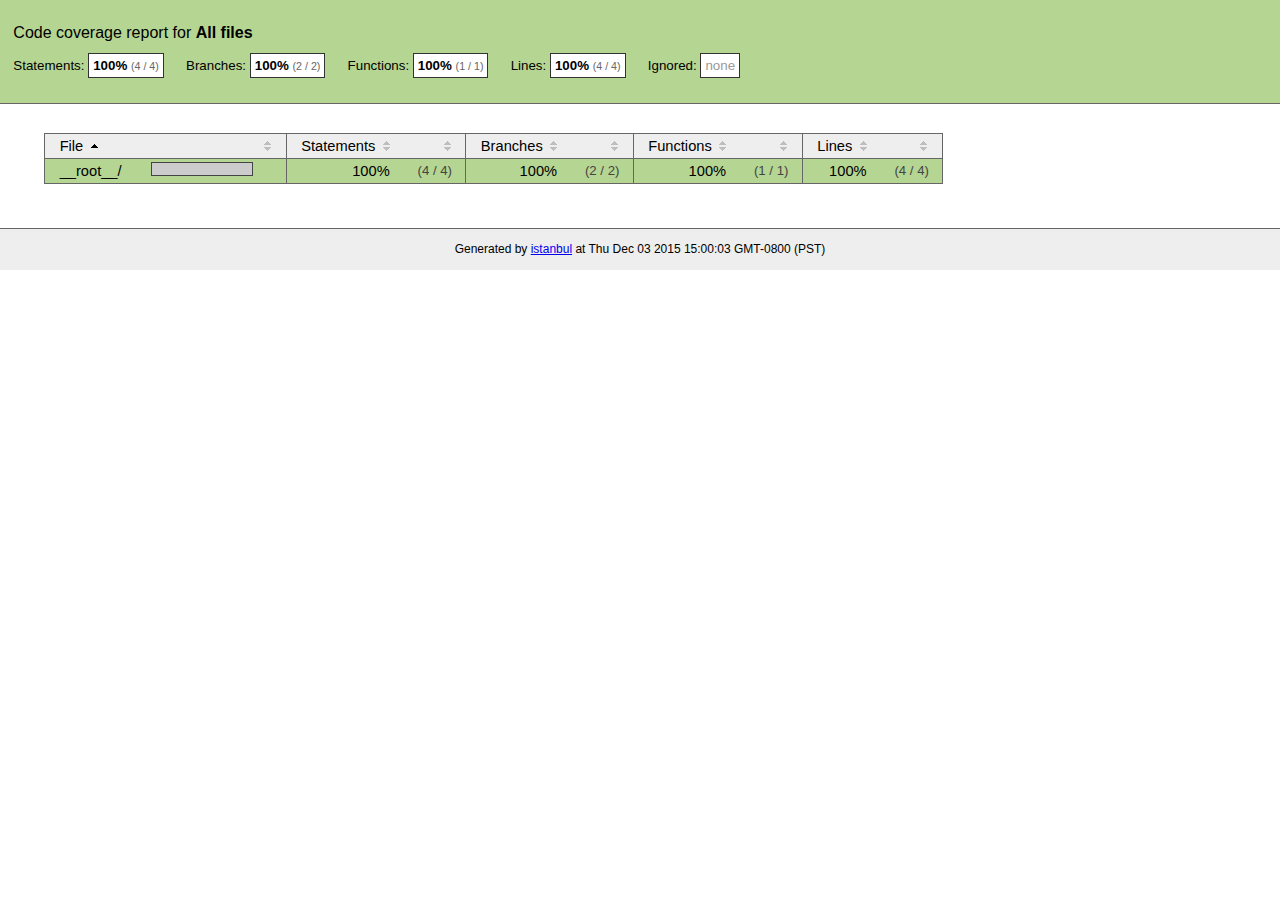
<file: backend/server/node_modules/unique-filename/coverage/index.html>
<!doctype html>
<html lang="en">
<head>
    <title>Code coverage report for All files</title>
    <meta charset="utf-8">
    <link rel="stylesheet" href="prettify.css">
    <link rel="stylesheet" href="base.css">
    <style type='text/css'>
        div.coverage-summary .sorter {
            background-image: url(sort-arrow-sprite.png);
        }
    </style>
</head>
<body>
<div class="header high">
    <h1>Code coverage report for <span class="entity">All files</span></h1>
    <h2>
        Statements: <span class="metric">100% <small>(4 / 4)</small></span> &nbsp;&nbsp;&nbsp;&nbsp;
        Branches: <span class="metric">100% <small>(2 / 2)</small></span> &nbsp;&nbsp;&nbsp;&nbsp;
        Functions: <span class="metric">100% <small>(1 / 1)</small></span> &nbsp;&nbsp;&nbsp;&nbsp;
        Lines: <span class="metric">100% <small>(4 / 4)</small></span> &nbsp;&nbsp;&nbsp;&nbsp;
        Ignored: <span class="metric"><span class="ignore-none">none</span></span> &nbsp;&nbsp;&nbsp;&nbsp;
    </h2>
    <div class="path"></div>
</div>
<div class="body">
<div class="coverage-summary">
<table>
<thead>
<tr>
   <th data-col="file" data-fmt="html" data-html="true" class="file">File</th>
   <th data-col="pic" data-type="number" data-fmt="html" data-html="true" class="pic"></th>
   <th data-col="statements" data-type="number" data-fmt="pct" class="pct">Statements</th>
   <th data-col="statements_raw" data-type="number" data-fmt="html" class="abs"></th>
   <th data-col="branches" data-type="number" data-fmt="pct" class="pct">Branches</th>
   <th data-col="branches_raw" data-type="number" data-fmt="html" class="abs"></th>
   <th data-col="functions" data-type="number" data-fmt="pct" class="pct">Functions</th>
   <th data-col="functions_raw" data-type="number" data-fmt="html" class="abs"></th>
   <th data-col="lines" data-type="number" data-fmt="pct" class="pct">Lines</th>
   <th data-col="lines_raw" data-type="number" data-fmt="html" class="abs"></th>
</tr>
</thead>
<tbody><tr>
	<td class="file high" data-value="__root__/"><a href="__root__/index.html">__root__/</a></td>
	<td data-value="100" class="pic high"><span class="cover-fill cover-full" style="width: 100px;"></span><span class="cover-empty" style="width:0px;"></span></td>
	<td data-value="100" class="pct high">100%</td>
	<td data-value="4" class="abs high">(4&nbsp;/&nbsp;4)</td>
	<td data-value="100" class="pct high">100%</td>
	<td data-value="2" class="abs high">(2&nbsp;/&nbsp;2)</td>
	<td data-value="100" class="pct high">100%</td>
	<td data-value="1" class="abs high">(1&nbsp;/&nbsp;1)</td>
	<td data-value="100" class="pct high">100%</td>
	<td data-value="4" class="abs high">(4&nbsp;/&nbsp;4)</td>
	</tr>

</tbody>
</table>
</div>
</div>
<div class="footer">
    <div class="meta">Generated by <a href="http://istanbul-js.org/" target="_blank">istanbul</a> at Thu Dec 03 2015 15:00:03 GMT-0800 (PST)</div>
</div>
<script src="prettify.js"></script>
<script>
window.onload = function () {
        if (typeof prettyPrint === 'function') {
            prettyPrint();
        }
};
</script>
<script src="sorter.js"></script>
</body>
</html>
</file>
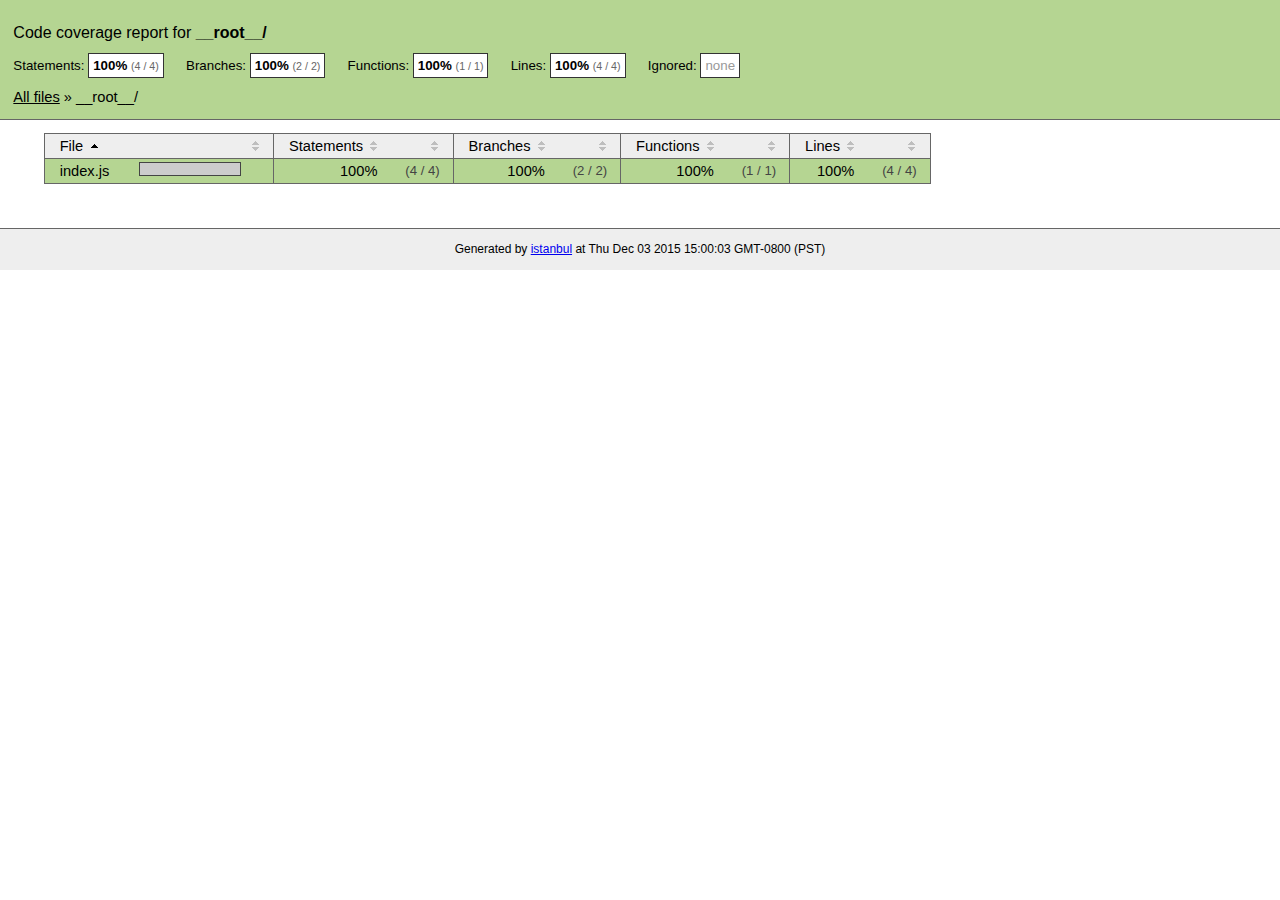
<file: backend/server/node_modules/unique-filename/coverage/__root__/index.html>
<!doctype html>
<html lang="en">
<head>
    <title>Code coverage report for __root__/</title>
    <meta charset="utf-8">
    <link rel="stylesheet" href="../prettify.css">
    <link rel="stylesheet" href="../base.css">
    <style type='text/css'>
        div.coverage-summary .sorter {
            background-image: url(../sort-arrow-sprite.png);
        }
    </style>
</head>
<body>
<div class="header high">
    <h1>Code coverage report for <span class="entity">__root__/</span></h1>
    <h2>
        Statements: <span class="metric">100% <small>(4 / 4)</small></span> &nbsp;&nbsp;&nbsp;&nbsp;
        Branches: <span class="metric">100% <small>(2 / 2)</small></span> &nbsp;&nbsp;&nbsp;&nbsp;
        Functions: <span class="metric">100% <small>(1 / 1)</small></span> &nbsp;&nbsp;&nbsp;&nbsp;
        Lines: <span class="metric">100% <small>(4 / 4)</small></span> &nbsp;&nbsp;&nbsp;&nbsp;
        Ignored: <span class="metric"><span class="ignore-none">none</span></span> &nbsp;&nbsp;&nbsp;&nbsp;
    </h2>
    <div class="path"><a href="../index.html">All files</a> &#187; __root__/</div>
</div>
<div class="body">
<div class="coverage-summary">
<table>
<thead>
<tr>
   <th data-col="file" data-fmt="html" data-html="true" class="file">File</th>
   <th data-col="pic" data-type="number" data-fmt="html" data-html="true" class="pic"></th>
   <th data-col="statements" data-type="number" data-fmt="pct" class="pct">Statements</th>
   <th data-col="statements_raw" data-type="number" data-fmt="html" class="abs"></th>
   <th data-col="branches" data-type="number" data-fmt="pct" class="pct">Branches</th>
   <th data-col="branches_raw" data-type="number" data-fmt="html" class="abs"></th>
   <th data-col="functions" data-type="number" data-fmt="pct" class="pct">Functions</th>
   <th data-col="functions_raw" data-type="number" data-fmt="html" class="abs"></th>
   <th data-col="lines" data-type="number" data-fmt="pct" class="pct">Lines</th>
   <th data-col="lines_raw" data-type="number" data-fmt="html" class="abs"></th>
</tr>
</thead>
<tbody><tr>
	<td class="file high" data-value="index.js"><a href="index.js.html">index.js</a></td>
	<td data-value="100" class="pic high"><span class="cover-fill cover-full" style="width: 100px;"></span><span class="cover-empty" style="width:0px;"></span></td>
	<td data-value="100" class="pct high">100%</td>
	<td data-value="4" class="abs high">(4&nbsp;/&nbsp;4)</td>
	<td data-value="100" class="pct high">100%</td>
	<td data-value="2" class="abs high">(2&nbsp;/&nbsp;2)</td>
	<td data-value="100" class="pct high">100%</td>
	<td data-value="1" class="abs high">(1&nbsp;/&nbsp;1)</td>
	<td data-value="100" class="pct high">100%</td>
	<td data-value="4" class="abs high">(4&nbsp;/&nbsp;4)</td>
	</tr>

</tbody>
</table>
</div>
</div>
<div class="footer">
    <div class="meta">Generated by <a href="http://istanbul-js.org/" target="_blank">istanbul</a> at Thu Dec 03 2015 15:00:03 GMT-0800 (PST)</div>
</div>
<script src="../prettify.js"></script>
<script>
window.onload = function () {
        if (typeof prettyPrint === 'function') {
            prettyPrint();
        }
};
</script>
<script src="../sorter.js"></script>
</body>
</html>
</file>
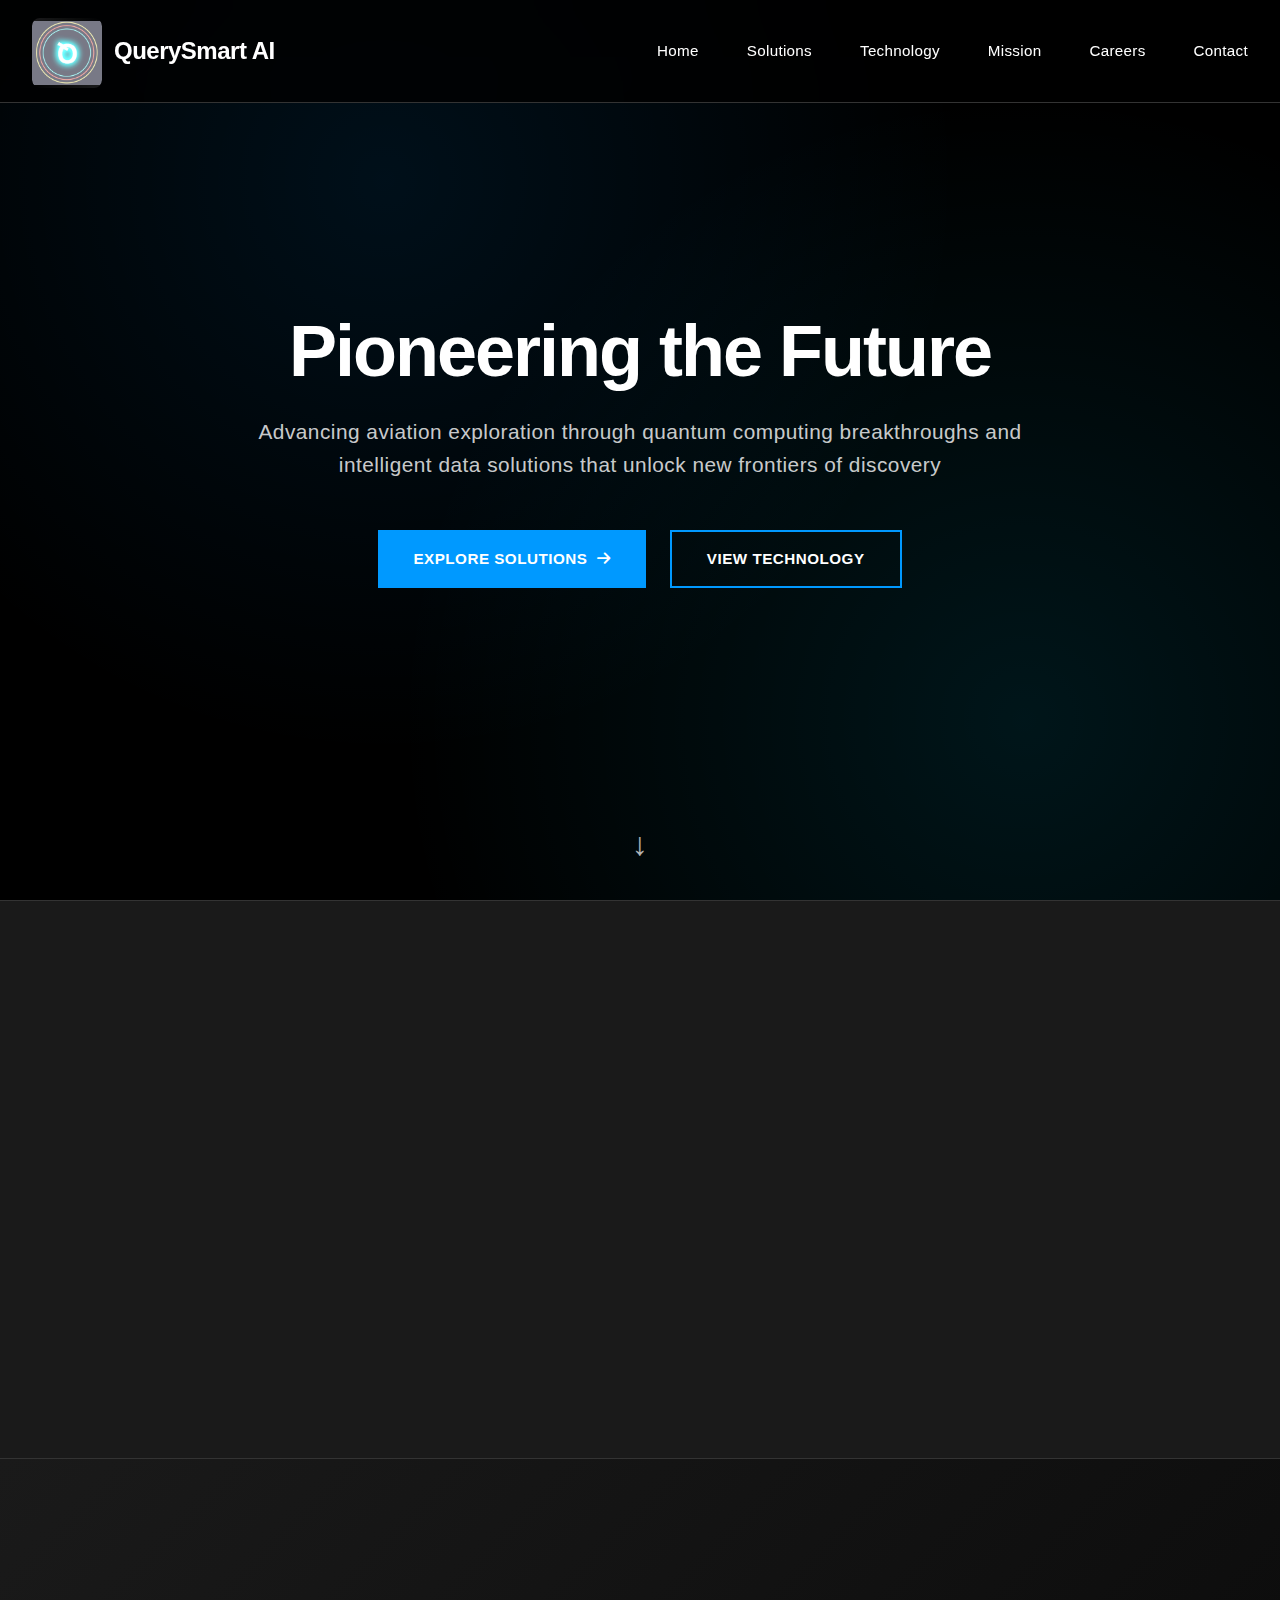
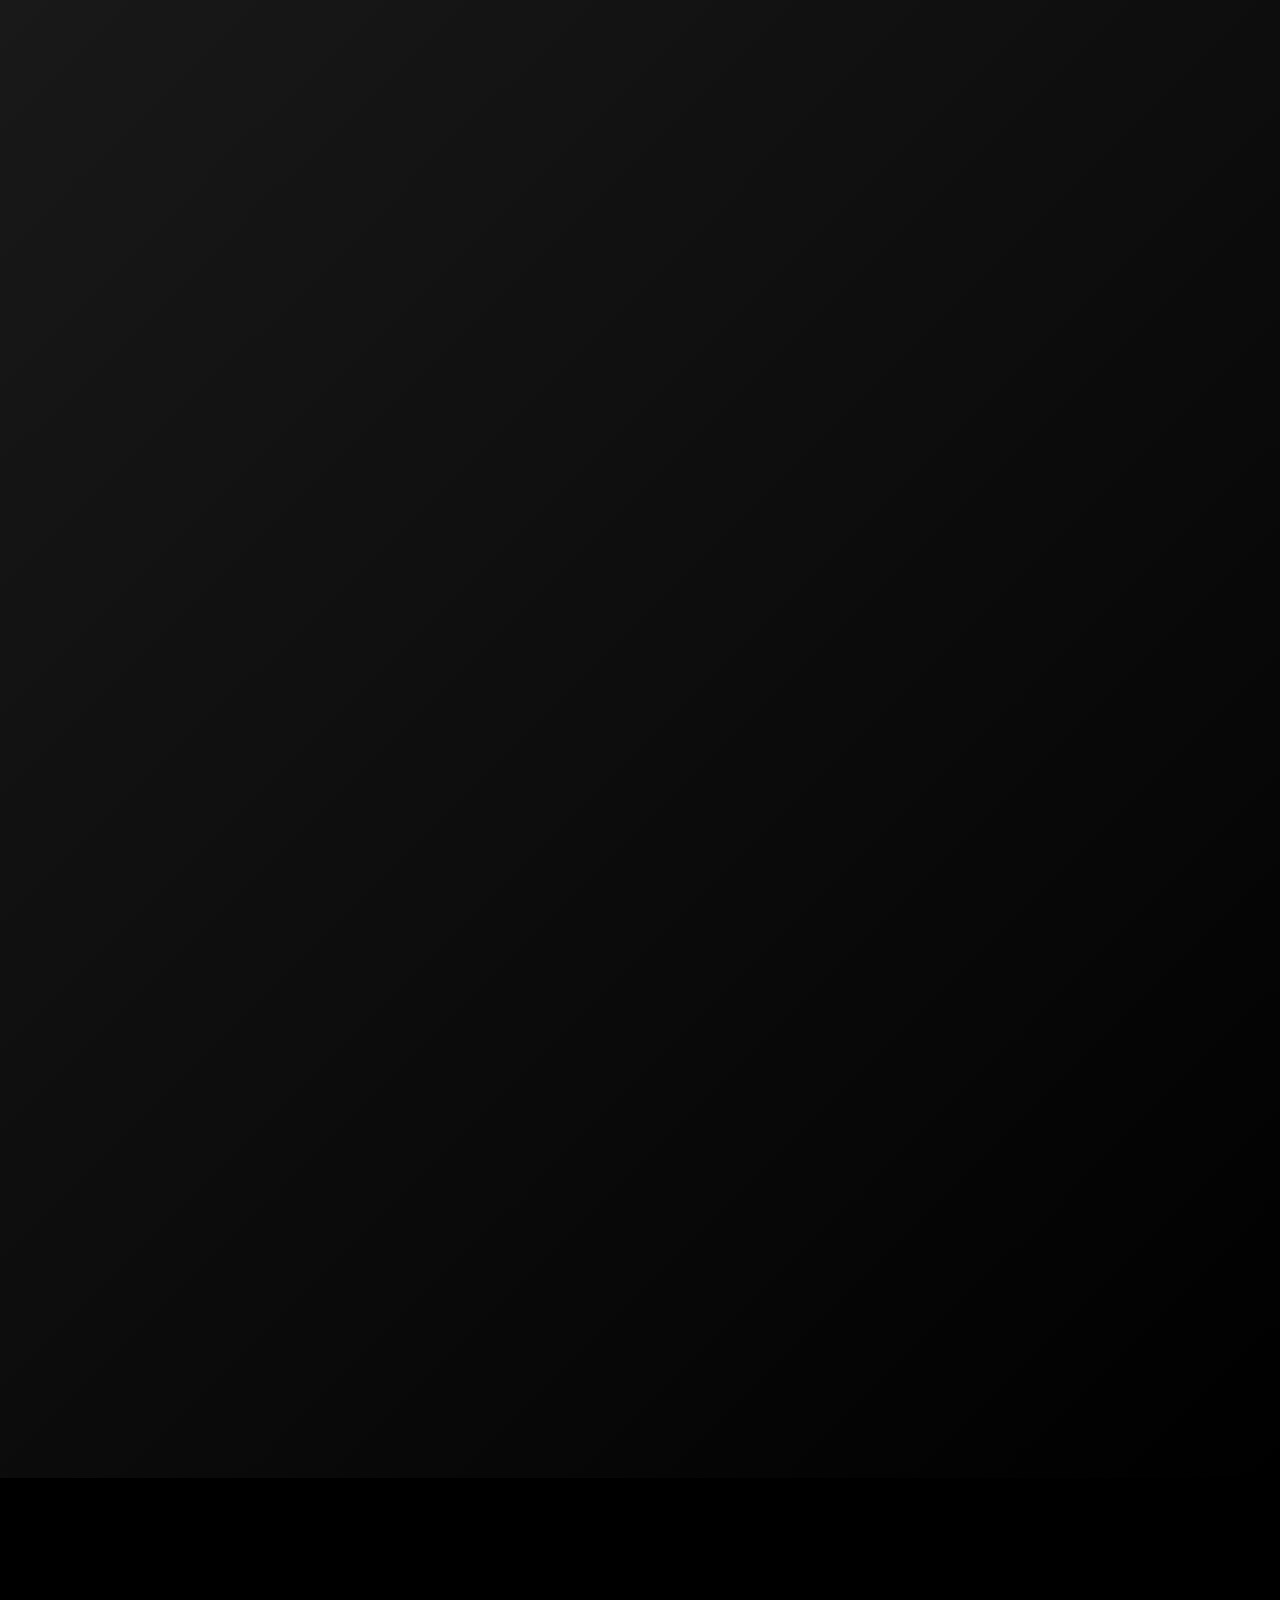
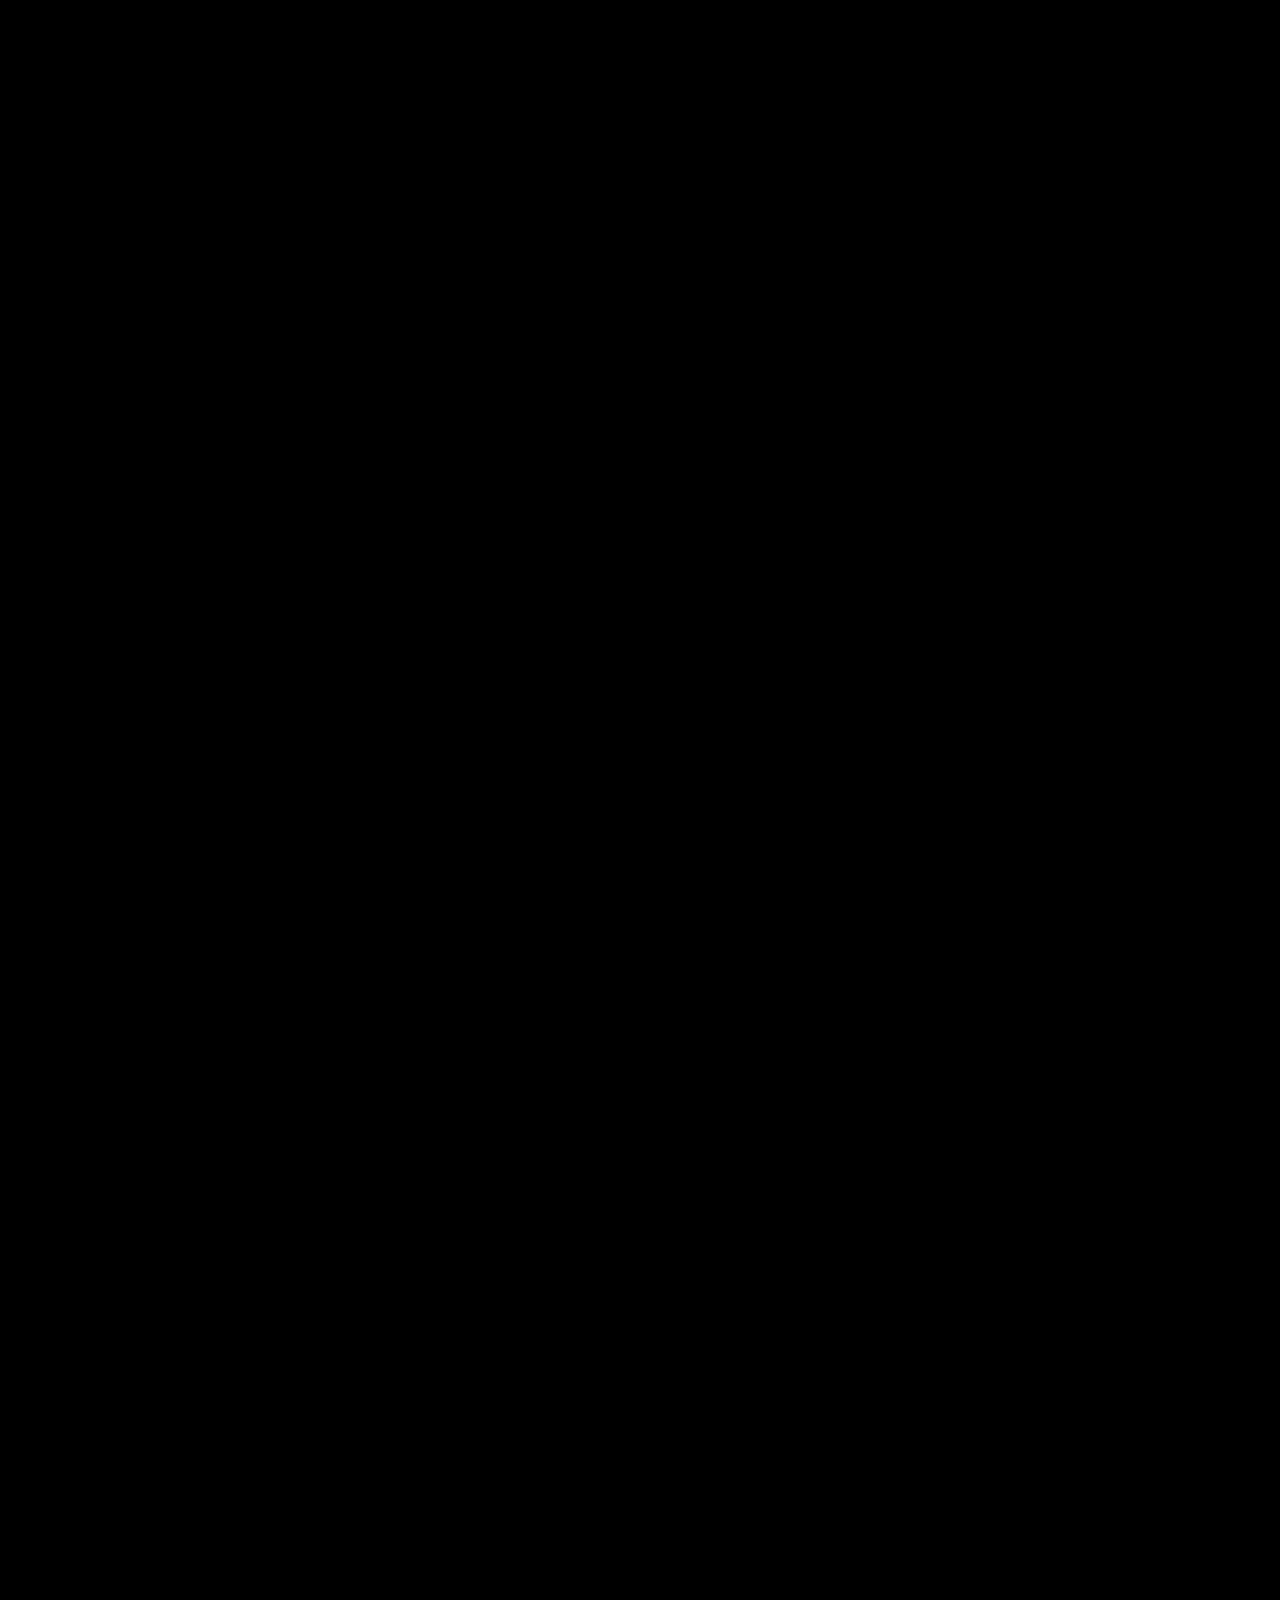
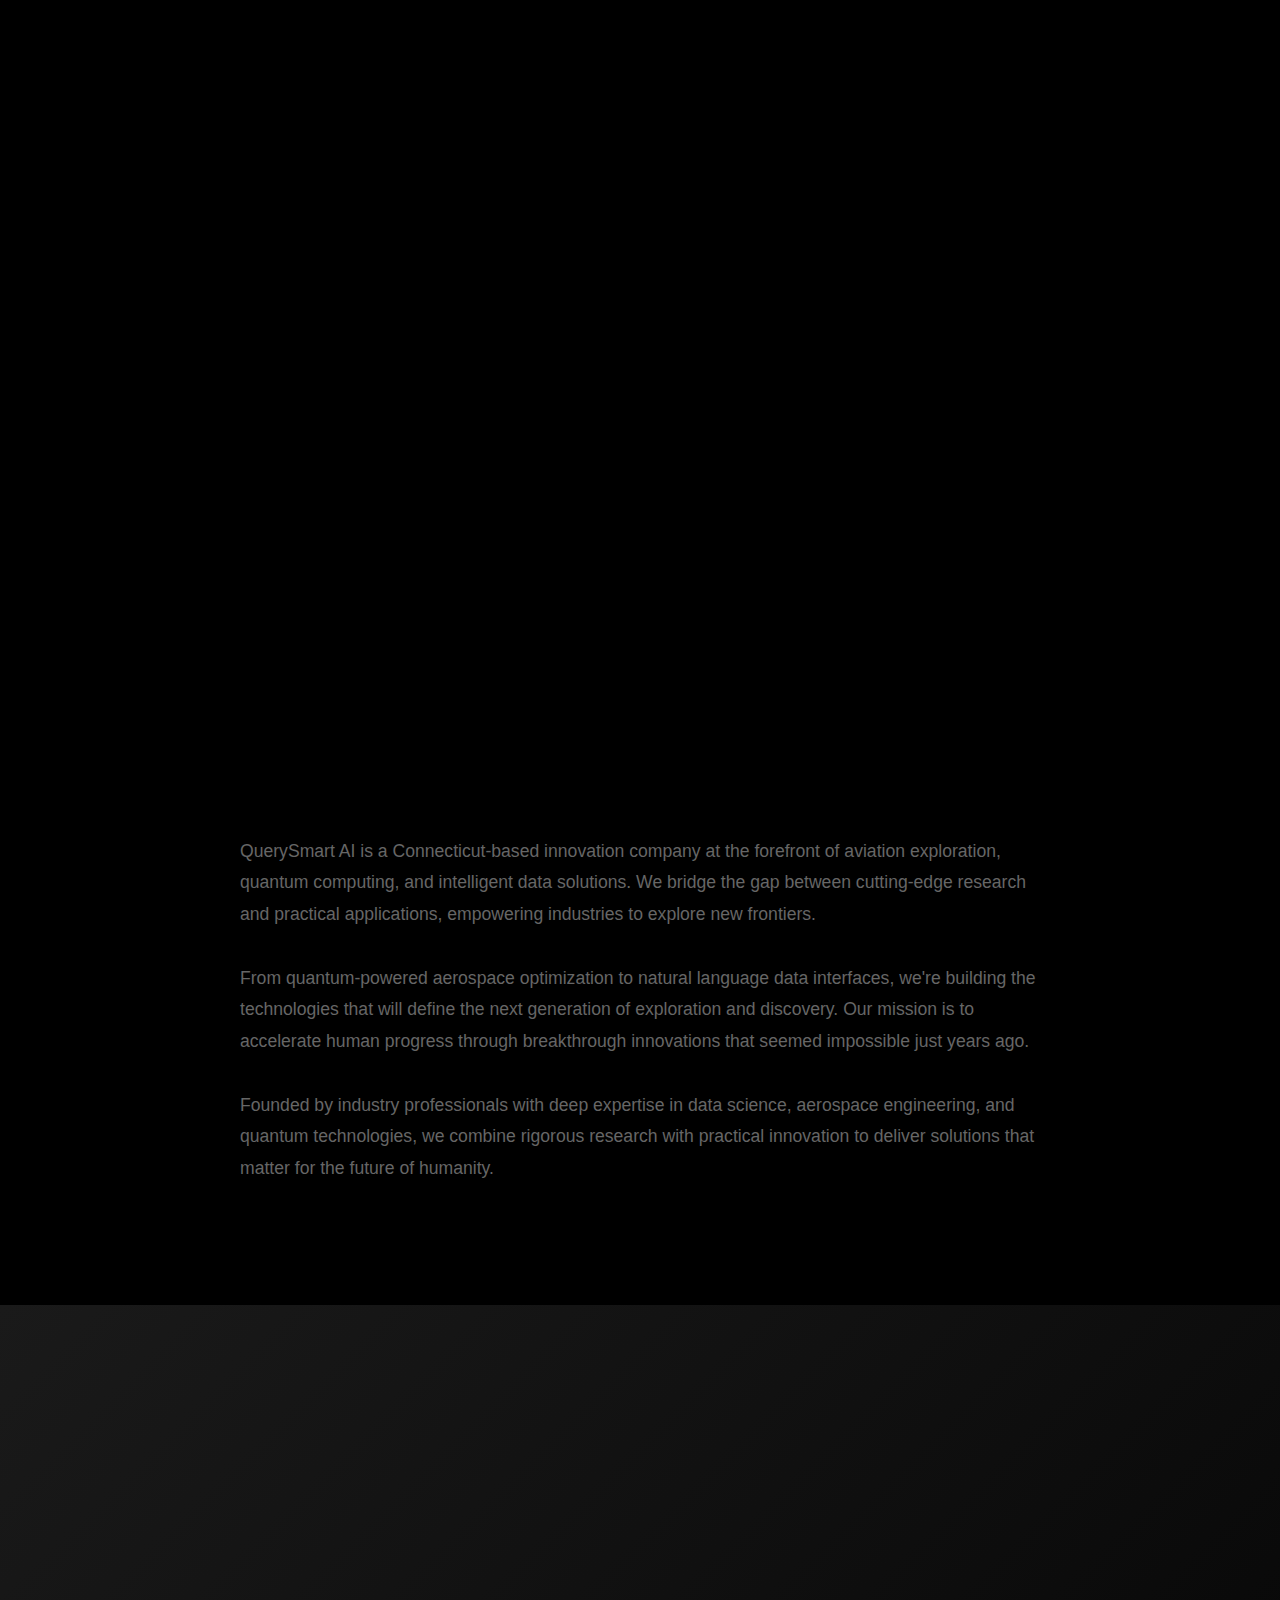
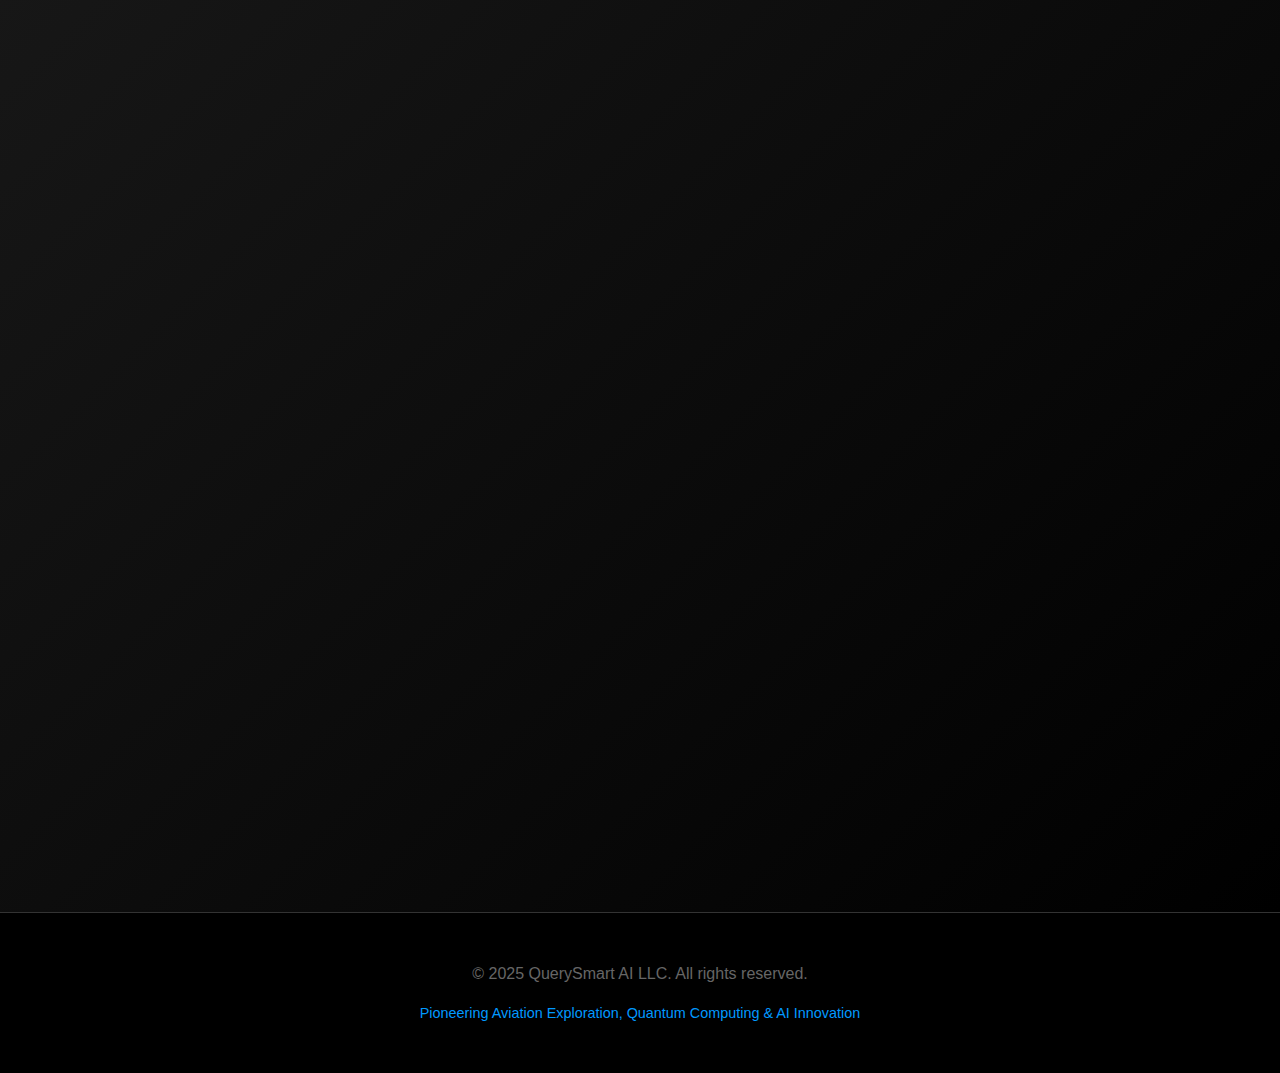
<file: 01.index.html>
<!DOCTYPE html>
<html lang="en">
<head>
  <meta charset="UTF-8">
  <meta name="viewport" content="width=device-width, initial-scale=1.0">
  <title>QuerySmart AI – Aviation, Quantum Computing & AI Solutions</title>
  <meta name="description" content="QuerySmart AI pioneers aviation exploration, quantum computing, and AI solutions. From natural language SQL to aerospace innovation.">
  <meta name="keywords" content="Aviation, Quantum Computing, AI, SQL, QuerySmart AI, Aerospace, Connecticut">
  <meta name="author" content="Giri Merugu">
  <link href="https://cdnjs.cloudflare.com/ajax/libs/font-awesome/6.0.0/css/all.min.css" rel="stylesheet">
  <meta name="google-site-verification" content="_PbuZap9V0tfoXmMLPaVTCLCbQtlIJ2kfu3vRv5VP4E" />
  
  <style>
    * {
      margin: 0;
      padding: 0;
      box-sizing: border-box;
    }

    :root {
      --primary-black: #000000;
      --secondary-black: #1a1a1a;
      --accent-white: #ffffff;
      --accent-blue: #0099ff;
      --text-gray: #666666;
      --border-gray: #333333;
      --success-green: #00d084;
      --error-red: #ff4444;
    }

    body {
      font-family: -apple-system, BlinkMacSystemFont, 'Segoe UI', Roboto, Oxygen, Ubuntu, Cantarell, sans-serif;
      line-height: 1.6;
      color: var(--accent-white);
      background: var(--primary-black);
      overflow-x: hidden;
    }

    /* Header - Tesla/SpaceX Style */
    .header {
      position: fixed;
      top: 0;
      width: 100%;
      z-index: 1000;
      background: rgba(0, 0, 0, 0.8);
      backdrop-filter: blur(20px);
      transition: all 0.3s ease;
      border-bottom: 1px solid var(--border-gray);
    }

    .nav {
      display: flex;
      justify-content: space-between;
      align-items: center;
      max-width: 1400px;
      margin: 0 auto;
      padding: 1rem 2rem;
    }

    .logo {
      display: flex;
      align-items: center;
      gap: 12px;
      text-decoration: none;
    }

    .logo-icon {
      width: 70px;
      height: 70px;
      border-radius: 8px;
      display: flex;
      align-items: center;
      justify-content: center;
      position: relative;
      overflow: hidden;
      background: transparent;
    }

    .logo-icon img {
      width: 100%;
      height: 100%;
      object-fit: contain;
      border-radius: 8px;
      position: relative;
      z-index: 2;
    }

    .logo-icon::before {
      content: '';
      position: absolute;
      width: 100%;
      height: 100%;
      background: linear-gradient(45deg, transparent, rgba(255,255,255,0.1), transparent);
      animation: shimmer 3s infinite;
      z-index: 1;
    }

    @keyframes shimmer {
      0% { transform: translateX(-100%); }
      100% { transform: translateX(100%); }
    }

    .logo-text {
      font-size: 1.5rem;
      font-weight: 700;
      color: var(--accent-white);
      letter-spacing: -0.5px;
    }

    .nav-menu {
      display: flex;
      list-style: none;
      gap: 3rem;
    }

    .nav-menu a {
      color: var(--accent-white);
      text-decoration: none;
      font-weight: 500;
      font-size: 0.95rem;
      letter-spacing: 0.3px;
      transition: all 0.3s ease;
      position: relative;
    }

    .nav-menu a::after {
      content: '';
      position: absolute;
      bottom: -5px;
      left: 0;
      width: 0;
      height: 2px;
      background: var(--accent-blue);
      transition: width 0.3s ease;
    }

    .nav-menu a:hover::after {
      width: 100%;
    }

    .mobile-menu {
      display: none;
      background: none;
      border: none;
      color: var(--accent-white);
      font-size: 1.5rem;
      cursor: pointer;
    }

    /* Hero Section - SpaceX Style */
    .hero {
      height: 100vh;
      background: linear-gradient(rgba(0,0,0,0.4), rgba(0,0,0,0.6)), url('https://images.unsplash.com/photo-1446776877081-d282a0f896e2?w=1920') center/cover;
      display: flex;
      align-items: center;
      justify-content: center;
      text-align: center;
      position: relative;
      overflow: hidden;
    }

    .hero::before {
      content: '';
      position: absolute;
      top: 0;
      left: 0;
      right: 0;
      bottom: 0;
      background: 
        radial-gradient(circle at 30% 20%, rgba(0, 153, 255, 0.1), transparent 50%),
        radial-gradient(circle at 80% 80%, rgba(0, 212, 255, 0.1), transparent 50%);
      animation: float 20s infinite ease-in-out;
    }

    @keyframes float {
      0%, 100% { transform: translateY(0px) rotate(0deg); }
      33% { transform: translateY(-20px) rotate(1deg); }
      66% { transform: translateY(10px) rotate(-1deg); }
    }

    .hero-content {
      max-width: 800px;
      z-index: 2;
      position: relative;
    }

    .hero-title {
      font-size: clamp(2.5rem, 8vw, 4.5rem);
      font-weight: 700;
      margin-bottom: 1.5rem;
      letter-spacing: -2px;
      line-height: 1.1;
    }

    .hero-subtitle {
      font-size: clamp(1.1rem, 3vw, 1.3rem);
      font-weight: 300;
      margin-bottom: 3rem;
      color: rgba(255, 255, 255, 0.8);
      letter-spacing: 0.5px;
    }

    .cta-buttons {
      display: flex;
      gap: 1.5rem;
      justify-content: center;
      flex-wrap: wrap;
    }

    .btn {
      padding: 15px 35px;
      border: none;
      background: var(--accent-blue);
      color: var(--accent-white);
      font-size: 0.95rem;
      font-weight: 600;
      letter-spacing: 0.5px;
      cursor: pointer;
      transition: all 0.3s ease;
      text-decoration: none;
      display: inline-flex;
      align-items: center;
      gap: 10px;
      text-transform: uppercase;
      position: relative;
      overflow: hidden;
    }

    .btn::before {
      content: '';
      position: absolute;
      top: 0;
      left: -100%;
      width: 100%;
      height: 100%;
      background: linear-gradient(90deg, transparent, rgba(255,255,255,0.2), transparent);
      transition: left 0.5s;
    }

    .btn:hover::before {
      left: 100%;
    }

    .btn:hover {
      transform: translateY(-2px);
      box-shadow: 0 10px 30px rgba(0, 153, 255, 0.4);
    }

    .btn-secondary {
      background: transparent;
      border: 2px solid var(--accent-blue);
    }

    .btn:disabled {
      opacity: 0.6;
      cursor: not-allowed;
      transform: none;
    }

    /* Scroll Indicator */
    .scroll-indicator {
      position: absolute;
      bottom: 30px;
      left: 50%;
      transform: translateX(-50%);
      animation: bounce 2s infinite;
    }

    .scroll-indicator::after {
      content: '↓';
      color: var(--accent-white);
      font-size: 2rem;
      opacity: 0.7;
    }

    @keyframes bounce {
      0%, 20%, 50%, 80%, 100% { transform: translateX(-50%) translateY(0); }
      40% { transform: translateX(-50%) translateY(-10px); }
      60% { transform: translateX(-50%) translateY(-5px); }
    }

    /* Main Sections */
    .section {
      padding: 120px 0;
      max-width: 1400px;
      margin: 0 auto;
      padding-left: 2rem;
      padding-right: 2rem;
    }

    .section-title {
      font-size: clamp(2rem, 5vw, 3rem);
      font-weight: 700;
      margin-bottom: 1rem;
      letter-spacing: -1px;
    }

    .section-subtitle {
      font-size: 1.2rem;
      color: var(--text-gray);
      margin-bottom: 4rem;
      font-weight: 300;
    }

    /* Services Grid - Tesla Style */
    .services-grid {
      display: grid;
      grid-template-columns: repeat(auto-fit, minmax(400px, 1fr));
      gap: 0;
      margin-top: 4rem;
    }

    .service-card {
      background: var(--secondary-black);
      border: 1px solid var(--border-gray);
      position: relative;
      overflow: hidden;
      transition: all 0.4s ease;
      min-height: 500px;
      display: flex;
      flex-direction: column;
      justify-content: space-between;
    }

    .service-card:hover {
      transform: translateY(-10px);
      box-shadow: 0 20px 40px rgba(0, 0, 0, 0.3);
      border-color: var(--accent-blue);
    }

    .service-hero {
      height: 300px;
      background-size: cover;
      background-position: center;
      position: relative;
    }

    .service-hero::after {
      content: '';
      position: absolute;
      top: 0;
      left: 0;
      right: 0;
      bottom: 0;
      background: linear-gradient(to bottom, rgba(0,0,0,0.2), rgba(0,0,0,0.8));
    }

    .service-content {
      padding: 2rem;
      flex-grow: 1;
      display: flex;
      flex-direction: column;
      justify-content: space-between;
    }

    .service-icon {
      font-size: 2.5rem;
      margin-bottom: 1rem;
      color: var(--accent-blue);
    }

    .service-title {
      font-size: 1.5rem;
      font-weight: 700;
      margin-bottom: 1rem;
      color: var(--accent-white);
    }

    .service-description {
      color: var(--text-gray);
      line-height: 1.7;
      margin-bottom: 2rem;
      flex-grow: 1;
    }

    .service-link {
      color: var(--accent-blue);
      text-decoration: none;
      font-weight: 600;
      display: inline-flex;
      align-items: center;
      gap: 8px;
      transition: all 0.3s ease;
    }

    .service-link:hover {
      gap: 15px;
    }

    /* Stats Section */
    .stats {
      background: var(--secondary-black);
      padding: 80px 0;
      border-top: 1px solid var(--border-gray);
      border-bottom: 1px solid var(--border-gray);
    }

    .stats-grid {
      display: grid;
      grid-template-columns: repeat(auto-fit, minmax(250px, 1fr));
      gap: 3rem;
      max-width: 1000px;
      margin: 0 auto;
      text-align: center;
    }

    .stat-item {
      padding: 2rem;
    }

    .stat-number {
      font-size: 3rem;
      font-weight: 700;
      color: var(--accent-blue);
      margin-bottom: 0.5rem;
      display: block;
    }

    .stat-label {
      font-size: 1rem;
      color: var(--text-gray);
      text-transform: uppercase;
      letter-spacing: 1px;
    }

    /* Technology Showcase */
    .tech-showcase {
      background: var(--primary-black);
    }

    .tech-grid {
      display: grid;
      grid-template-columns: repeat(auto-fit, minmax(300px, 1fr));
      gap: 2rem;
      margin-top: 4rem;
    }

    .tech-card {
      background: linear-gradient(135deg, var(--secondary-black), #2a2a2a);
      border: 1px solid var(--border-gray);
      border-radius: 12px;
      padding: 2.5rem;
      text-align: center;
      transition: all 0.4s ease;
      position: relative;
      overflow: hidden;
    }

    .tech-card::before {
      content: '';
      position: absolute;
      top: 0;
      left: 0;
      right: 0;
      height: 3px;
      background: linear-gradient(90deg, var(--accent-blue), #00d4ff);
    }

    .tech-card:hover {
      transform: translateY(-5px);
      border-color: var(--accent-blue);
      box-shadow: 0 15px 30px rgba(0, 153, 255, 0.1);
    }

    .tech-icon {
      font-size: 3rem;
      margin-bottom: 1.5rem;
      color: var(--accent-blue);
    }

    .tech-title {
      font-size: 1.3rem;
      font-weight: 700;
      margin-bottom: 1rem;
      color: var(--accent-white);
    }

    .tech-description {
      color: var(--text-gray);
      line-height: 1.6;
    }

    /* Contact Section - Enhanced */
    .contact {
      background: linear-gradient(135deg, var(--secondary-black), var(--primary-black));
      padding: 120px 0;
      text-align: center;
    }

    .contact-form {
      max-width: 600px;
      margin: 3rem auto 0;
    }

    .form-group {
      margin-bottom: 2rem;
      text-align: left;
    }

    .form-label {
      display: block;
      margin-bottom: 0.5rem;
      font-weight: 500;
      color: var(--accent-white);
      font-size: 0.9rem;
      text-transform: uppercase;
      letter-spacing: 0.5px;
    }

    .form-input, .form-textarea {
      width: 100%;
      padding: 15px 20px;
      background: var(--secondary-black);
      border: 1px solid var(--border-gray);
      color: var(--accent-white);
      font-size: 1rem;
      transition: all 0.3s ease;
      font-family: inherit;
    }

    .form-input:focus, .form-textarea:focus {
      outline: none;
      border-color: var(--accent-blue);
      box-shadow: 0 0 0 3px rgba(0, 153, 255, 0.1);
      background: rgba(26, 26, 26, 0.8);
    }

    .form-textarea {
      min-height: 120px;
      resize: vertical;
    }

    .form-input::placeholder, .form-textarea::placeholder {
      color: var(--text-gray);
      opacity: 0.8;
    }

    /* Form Status Messages */
    .form-message {
      padding: 1rem 1.5rem;
      border-radius: 8px;
      margin-bottom: 2rem;
      display: none;
      font-weight: 500;
      align-items: center;
      gap: 0.5rem;
    }

    .form-message.success {
      background: rgba(0, 208, 132, 0.1);
      border: 1px solid var(--success-green);
      color: var(--success-green);
    }

    .form-message.error {
      background: rgba(255, 68, 68, 0.1);
      border: 1px solid var(--error-red);
      color: var(--error-red);
    }

    .form-message i {
      font-size: 1.2rem;
    }

    .contact-info {
      display: flex;
      justify-content: center;
      gap: 4rem;
      margin-top: 4rem;
      flex-wrap: wrap;
    }

    .contact-item {
      display: flex;
      align-items: center;
      gap: 1rem;
    }

    .contact-item a {
      color: var(--accent-white);
      text-decoration: none;
      transition: color 0.3s ease;
    }

    .contact-item a:hover {
      color: var(--accent-blue);
    }

    /* Footer */
    .footer {
      background: var(--primary-black);
      border-top: 1px solid var(--border-gray);
      padding: 3rem 0;
      text-align: center;
    }

    .footer-content {
      max-width: 1400px;
      margin: 0 auto;
      padding: 0 2rem;
    }

    .footer-text {
      color: var(--text-gray);
      margin-bottom: 1rem;
    }

    .footer-tagline {
      color: var(--accent-blue);
      font-weight: 500;
      font-size: 0.9rem;
    }

    /* Mobile Responsiveness */
    @media (max-width: 768px) {
      .nav-menu {
        display: none;
      }
      
      .mobile-menu {
        display: block;
      }

      .hero-title {
        font-size: 2.5rem;
      }

      .services-grid {
        grid-template-columns: 1fr;
      }

      .service-card {
        min-height: 400px;
      }

      .stats-grid {
        grid-template-columns: repeat(2, 1fr);
        gap: 2rem;
      }

      .tech-grid {
        grid-template-columns: 1fr;
      }

      .contact-info {
        flex-direction: column;
        gap: 2rem;
      }

      .section {
        padding: 80px 1rem;
      }

      .nav {
        padding: 1rem;
      }
    }

    @media (max-width: 480px) {
      .stats-grid {
        grid-template-columns: 1fr;
      }

      .cta-buttons {
        flex-direction: column;
        align-items: center;
      }

      .btn {
        width: 80%;
        justify-content: center;
      }
    }

    /* Animations */
    .fade-in-up {
      opacity: 0;
      transform: translateY(50px);
      transition: all 0.8s ease;
    }

    .fade-in-up.visible {
      opacity: 1;
      transform: translateY(0);
    }

    /* Custom Scrollbar */
    ::-webkit-scrollbar {
      width: 8px;
    }

    ::-webkit-scrollbar-track {
      background: var(--primary-black);
    }

    ::-webkit-scrollbar-thumb {
      background: var(--border-gray);
      border-radius: 4px;
    }

    ::-webkit-scrollbar-thumb:hover {
      background: var(--accent-blue);
    }

    /* Additional Styles for Career Form */
    @keyframes gradient-shift {
      0%, 100% { background-position: 0% 50%; }
      50% { background-position: 100% 50%; }
    }

    .file-upload-wrapper:hover {
      border-color: var(--accent-blue) !important;
      background: rgba(0, 153, 255, 0.05) !important;
    }

    .file-upload-wrapper.dragover {
      border-color: var(--accent-blue) !important;
      background: rgba(0, 153, 255, 0.1) !important;
      transform: scale(1.02);
    }

    .careers-section .form-group input:focus,
    .careers-section .form-group select:focus,
    .careers-section .form-group textarea:focus {
      outline: none !important;
      border-color: var(--accent-blue) !important;
      box-shadow: 0 0 0 3px rgba(0, 153, 255, 0.1) !important;
      background: rgba(26, 26, 26, 0.8) !important;
    }

    .careers-section .btn:hover::before {
      left: 100% !important;
    }

    .careers-section .btn::before {
      content: '';
      position: absolute;
      top: 0;
      left: -100%;
      width: 100%;
      height: 100%;
      background: linear-gradient(90deg, transparent, rgba(255,255,255,0.2), transparent);
      transition: left 0.5s;
    }

    /* Loading Animation */
    @keyframes spin {
      0% { transform: rotate(0deg); }
      100% { transform: rotate(360deg); }
    }

    .loading {
      animation: spin 1s linear infinite;
    }

    /* Mobile Responsiveness for Careers */
    @media (max-width: 768px) {
      .careers-section .fade-in-up > div[style*="grid-template-columns"] {
        grid-template-columns: 1fr !important;
        gap: 1rem !important;
      }
      
      .careers-section .fade-in-up {
        padding: 2rem 1.5rem !important;
      }
    }
  </style>
</head>

<body>
  <header class="header" id="header">
    <nav class="nav">
      <a href="#home" class="logo">
        <div class="logo-icon">
          <img src="images/Quibits.png" alt="QuerySmart AI Logo">
        </div>
        <div class="logo-text">QuerySmart AI</div>
      </a>
      <ul class="nav-menu">
        <li><a href="#home">Home</a></li>
        <li><a href="#services">Solutions</a></li>
        <li><a href="#technology">Technology</a></li>
        <li><a href="#about">Mission</a></li>
        <li><a href="#careers">Careers</a></li>
        <li><a href="#contact">Contact</a></li>
      </ul>
      <button class="mobile-menu" id="mobile-menu">
        <i class="fas fa-bars"></i>
      </button>
    </nav>
  </header>

  <section id="home" class="hero">
    <div class="hero-content">
      <h1 class="hero-title">Pioneering the Future</h1>
      <p class="hero-subtitle">
        Advancing aviation exploration through quantum computing breakthroughs and intelligent data solutions that unlock new frontiers of discovery
      </p>
      <div class="cta-buttons">
        <a href="#services" class="btn">
          Explore Solutions
          <i class="fas fa-arrow-right"></i>
        </a>
        <a href="#technology" class="btn btn-secondary">
          View Technology
        </a>
      </div>
    </div>
    <div class="scroll-indicator"></div>
  </section>

  <section class="stats">
    <div class="stats-grid">
      <div class="stat-item fade-in-up">
        <span class="stat-number">2025</span>
        <span class="stat-label">Founded</span>
      </div>
      <div class="stat-item fade-in-up">
        <span class="stat-number">3</span>
        <span class="stat-label">Core Technologies</span>
      </div>
      <div class="stat-item fade-in-up">
        <span class="stat-number">∞</span>
        <span class="stat-label">Possibilities</span>
      </div>
      <div class="stat-item fade-in-up">
        <span class="stat-number">1</span>
        <span class="stat-label">Vision</span>
      </div>
    </div>
  </section>

  <!-- Modern Resume Upload / Careers Section -->
  <section id="careers" class="careers-section" style="padding: 120px 0; background: linear-gradient(135deg, var(--secondary-black), var(--primary-black)); position: relative; z-index: 2;">
    <div class="container" style="max-width: 800px; margin: 0 auto; padding: 0 2rem;">
      
      <!-- Header -->
      <div class="fade-in-up" style="text-align: center; margin-bottom: 3rem;">
        <h2 style="font-size: clamp(2rem, 5vw, 3rem); font-weight: 700; margin-bottom: 1rem; letter-spacing: -1px; color: var(--accent-white);">
          Join Our Mission
        </h2>
        <p style="font-size: 1.2rem; color: var(--text-gray); font-weight: 300; max-width: 500px; margin: 0 auto;">
          Ready to pioneer the future? Upload your resume and become part of our quantum leap forward.
        </p>
      </div>

      <!-- Form Messages -->
      <div class="form-message success" id="careerSuccessMessage" style="padding: 1rem 1.5rem; border-radius: 12px; margin-bottom: 2rem; display: none; font-weight: 500; align-items: center; gap: 0.5rem; background: rgba(0, 208, 132, 0.1); border: 1px solid var(--success-green); color: var(--success-green);">
        <i class="fas fa-rocket" style="font-size: 1.2rem;"></i>
        <div>
          <strong>Application Launched Successfully!</strong><br>
          Your resume has been received. We'll review it and get back to you soon.
        </div>
      </div>

      <div class="form-message error" id="careerErrorMessage" style="padding: 1rem 1.5rem; border-radius: 12px; margin-bottom: 2rem; display: none; font-weight: 500; align-items: center; gap: 0.5rem; background: rgba(255, 68, 68, 0.1); border: 1px solid var(--error-red); color: var(--error-red);">
        <i class="fas fa-exclamation-triangle" style="font-size: 1.2rem;"></i>
        <div>
          <strong>Upload Failed!</strong><br>
          Please check your file and try again, or email us directly.
        </div>
      </div>

      <!-- Career Form -->
      <div class="fade-in-up" style="background: linear-gradient(135deg, var(--secondary-black), #2a2a2a); border: 1px solid var(--border-gray); border-radius: 20px; padding: 3rem; box-shadow: 0 20px 40px rgba(0, 0, 0, 0.3); position: relative; overflow: hidden;">
        
        <!-- Animated Background -->
        <div style="position: absolute; top: 0; left: 0; right: 0; height: 4px; background: linear-gradient(90deg, var(--accent-blue), #00d4ff, var(--accent-blue)); background-size: 200% 100%; animation: gradient-shift 3s ease-in-out infinite;"></div>
        
        <form action="https://api.web3forms.com/submit" method="POST" id="careerForm" enctype="multipart/form-data">
          
          <!-- Web3Forms Configuration -->
          <input type="hidden" name="access_key" value="1d120dc4-e32f-457a-a845-71f1edd41d6c">
          <input type="hidden" name="subject" value="New Career Application - QuerySmart AI">
          <input type="hidden" name="from_name" value="QuerySmart AI Careers">
          
          <!-- Honeypot -->
          <input type="checkbox" name="botcheck" style="display: none;">
          
          <!-- Name Fields -->
          <div style="display: grid; grid-template-columns: 1fr 1fr; gap: 1.5rem; margin-bottom: 2rem;">
            <div class="form-group">
              <label style="display: block; margin-bottom: 0.5rem; font-weight: 600; color: var(--accent-white); font-size: 0.9rem; text-transform: uppercase; letter-spacing: 0.5px;">
                First Name *
              </label>
              <input type="text" name="first_name" required 
                     style="width: 100%; padding: 15px 20px; background: var(--primary-black); border: 2px solid var(--border-gray); color: var(--accent-white); font-size: 1rem; border-radius: 12px; transition: all 0.3s ease; font-family: inherit;"
                     placeholder="John">
            </div>
            
            <div class="form-group">
              <label style="display: block; margin-bottom: 0.5rem; font-weight: 600; color: var(--accent-white); font-size: 0.9rem; text-transform: uppercase; letter-spacing: 0.5px;">
                Last Name *
              </label>
              <input type="text" name="last_name" required 
                     style="width: 100%; padding: 15px 20px; background: var(--primary-black); border: 2px solid var(--border-gray); color: var(--accent-white); font-size: 1rem; border-radius: 12px; transition: all 0.3s ease; font-family: inherit;"
                     placeholder="Doe">
            </div>
          </div>

          <!-- Contact Fields -->
          <div style="display: grid; grid-template-columns: 1fr 1fr; gap: 1.5rem; margin-bottom: 2rem;">
            <div class="form-group">
              <label style="display: block; margin-bottom: 0.5rem; font-weight: 600; color: var(--accent-white); font-size: 0.9rem; text-transform: uppercase; letter-spacing: 0.5px;">
                Email Address *
              </label>
              <input type="email" name="email" required 
                     style="width: 100%; padding: 15px 20px; background: var(--primary-black); border: 2px solid var(--border-gray); color: var(--accent-white); font-size: 1rem; border-radius: 12px; transition: all 0.3s ease; font-family: inherit;"
                     placeholder="you@company.com">
            </div>
            
            <div class="form-group">
              <label style="display: block; margin-bottom: 0.5rem; font-weight: 600; color: var(--accent-white); font-size: 0.9rem; text-transform: uppercase; letter-spacing: 0.5px;">
                Phone Number *
              </label>
              <input type="tel" name="phone" required 
                     style="width: 100%; padding: 15px 20px; background: var(--primary-black); border: 2px solid var(--border-gray); color: var(--accent-white); font-size: 1rem; border-radius: 12px; transition: all 0.3s ease; font-family: inherit;"
                     placeholder="+1 (555) 123-4567">
            </div>
          </div>

          <!-- Position Interest -->
          <div class="form-group" style="margin-bottom: 2rem;">
            <label style="display: block; margin-bottom: 0.5rem; font-weight: 600; color: var(--accent-white); font-size: 0.9rem; text-transform: uppercase; letter-spacing: 0.5px;">
              Position of Interest
            </label>
            <select name="position" 
                    style="width: 100%; padding: 15px 20px; background: var(--primary-black); border: 2px solid var(--border-gray); color: var(--accent-white); font-size: 1rem; border-radius: 12px; transition: all 0.3s ease; font-family: inherit;">
              <option value="">Select a position...</option>
              <option value="Quantum Computing Engineer">Quantum Computing Engineer</option>
              <option value="Aerospace Engineer">Aerospace Engineer</option>
              <option value="AI/ML Engineer">AI/ML Engineer</option>
              <option value="Data Scientist">Data Scientist</option>
              <option value="Software Developer">Software Developer</option>
              <option value="Research Scientist">Research Scientist</option>
              <option value="Other">Other</option>
            </select>
          </div>

          <!-- File Upload -->
          <div class="form-group" style="margin-bottom: 2rem;">
            <label style="display: block; margin-bottom: 1rem; font-weight: 600; color: var(--accent-white); font-size: 0.9rem; text-transform: uppercase; letter-spacing: 0.5px;">
              Upload Resume *
              <span style="font-size: 0.8rem; color: var(--text-gray); text-transform: none; font-weight: 400; display: block; margin-top: 0.25rem;">
                PDF, DOC, or DOCX • Max 5MB
              </span>
            </label>
            
            <div class="file-upload-wrapper" style="position: relative; border: 2px dashed var(--border-gray); border-radius: 12px; padding: 2rem; text-align: center; transition: all 0.3s ease; background: var(--primary-black);">
              <input type="file" name="attachment" id="resume-upload" accept=".pdf,.doc,.docx" required 
                     style="position: absolute; top: 0; left: 0; width: 100%; height: 100%; opacity: 0; cursor: pointer;">
              
              <div class="upload-content">
                <i class="fas fa-cloud-upload-alt" style="font-size: 3rem; color: var(--accent-blue); margin-bottom: 1rem;"></i>
                <p style="font-size: 1.1rem; color: var(--accent-white); margin-bottom: 0.5rem; font-weight: 600;">
                  Drag & drop your resume here
                </p>
                <p style="color: var(--text-gray); font-size: 0.9rem;">
                  or <span style="color: var(--accent-blue); text-decoration: underline;">click to browse</span>
                </p>
                <div class="file-info" id="file-info" style="margin-top: 1rem; display: none;">
                  <i class="fas fa-file-pdf" style="color: var(--accent-blue); margin-right: 0.5rem;"></i>
                  <span id="file-name" style="color: var(--accent-white);"></span>
                  <button type="button" class="remove-file" id="remove-file" style="margin-left: 1rem; background: none; border: none; color: var(--error-red); cursor: pointer;">
                    <i class="fas fa-times"></i>
                  </button>
                </div>
              </div>
            </div>
          </div>

          <!-- Cover Letter -->
          <div class="form-group" style="margin-bottom: 2rem;">
            <label style="display: block; margin-bottom: 0.5rem; font-weight: 600; color: var(--accent-white); font-size: 0.9rem; text-transform: uppercase; letter-spacing: 0.5px;">
              Why QuerySmart AI?
              <span style="font-size: 0.8rem; color: var(--text-gray); text-transform: none; font-weight: 400;">(Optional)</span>
            </label>
            <textarea name="cover_letter" rows="4" 
                      style="width: 100%; padding: 15px 20px; background: var(--primary-black); border: 2px solid var(--border-gray); color: var(--accent-white); font-size: 1rem; border-radius: 12px; transition: all 0.3s ease; font-family: inherit; resize: vertical;"
                      placeholder="Tell us what excites you about joining our mission to pioneer the future..."></textarea>
          </div>

          <!-- Submit Button -->
          <button type="submit" class="btn" id="careerSubmitBtn" 
                  style="width: 100%; padding: 18px 35px; border: none; background: var(--accent-blue); color: var(--accent-white); font-size: 1.1rem; font-weight: 600; letter-spacing: 0.5px; cursor: pointer; transition: all 0.3s ease; text-decoration: none; display: inline-flex; align-items: center; justify-content: center; gap: 10px; text-transform: uppercase; position: relative; overflow: hidden; border-radius: 12px;">
            <span id="careerSubmitText">Launch Application</span>
            <i class="fas fa-rocket" id="careerSubmitIcon"></i>
          </button>

        </form>
      </div>

      <!-- Contact Info -->
      <div class="fade-in-up" style="text-align: center; margin-top: 3rem; padding-top: 2rem; border-top: 1px solid var(--border-gray);">
        <p style="color: var(--text-gray); margin-bottom: 1rem;">
          Have questions about opportunities?
        </p>
        <a href="mailto:contact@querysmartaillc.com" style="color: var(--accent-blue); text-decoration: none; font-weight: 600; display: inline-flex; align-items: center; gap: 0.5rem; transition: all 0.3s ease;">
          <i class="fas fa-envelope"></i>
          contact@querysmartaillc.com
        </a>
      </div>
    </div>
  </section>

  <section id="services" class="section">
    <div class="fade-in-up">
      <h2 class="section-title">Revolutionary Solutions</h2>
      <p class="section-subtitle">Three pillars of innovation driving the future of exploration and technology</p>
    </div>
    
    <div class="services-grid">
      <div class="service-card fade-in-up">
        <div class="service-hero" style="background-image: url('https://images.unsplash.com/photo-1614064641938-9c84e1f8da8f?w=800');"></div>
        <div class="service-content">
          <div class="service-icon">⚛️</div>
          <h3 class="service-title">Quantum Computing</h3>
          <p class="service-description">
            Advanced quantum algorithms and simulation platforms designed for aerospace optimization, complex data processing, and next-generation computing challenges that push the boundaries of what's possible.
          </p>
          <a href="#contact" class="service-link">
            Learn More
            <i class="fas fa-arrow-right"></i>
          </a>
        </div>
      </div>

      <div class="service-card fade-in-up">
        <div class="service-hero" style="background-image: url('https://images.unsplash.com/photo-1502877338535-766e1452684a?w=800');"></div>
        <div class="service-content">
          <div class="service-icon">🚀</div>
          <h3 class="service-title">Aviation Exploration</h3>
          <p class="service-description">
            Revolutionary flight optimization systems, precision equipment manufacturing, and advanced sensing technologies for aerospace and space exploration missions that define the future of flight.
          </p>
          <a href="#contact" class="service-link">
            Explore Solutions
            <i class="fas fa-arrow-right"></i>
          </a>
        </div>
      </div>

      <div class="service-card fade-in-up">
        <div class="service-hero" style="background-image: url('https://images.unsplash.com/photo-1677442136019-21780ecad995?w=800');"></div>
        <div class="service-content">
          <div class="service-icon">🧠</div>
          <h3 class="service-title">AI Intelligence</h3>
          <p class="service-description">
            Natural language to SQL conversion, predictive analytics, machine learning automation, and intelligent data processing solutions that democratize access to complex information systems.
          </p>
          <a href="#contact" class="service-link">
            Get Started
            <i class="fas fa-arrow-right"></i>
          </a>
        </div>
      </div>
    </div>
  </section>

  <section id="technology" class="section tech-showcase">
    <div class="fade-in-up">
      <h2 class="section-title">Advanced Technologies</h2>
      <p class="section-subtitle">Cutting-edge innovations powering the next generation of exploration</p>
    </div>

    <div class="tech-grid">
      <div class="tech-card fade-in-up">
        <div class="tech-icon">🔍</div>
        <h3 class="tech-title">NLtoSQL-AI</h3>
        <p class="tech-description">
          Convert natural language queries into SQL using advanced language models. Democratizing database access for non-technical users.
        </p>
      </div>

      <div class="tech-card fade-in-up">
        <div class="tech-icon">🛰️</div>
        <h3 class="tech-title">Quantum Sensors</h3>
        <p class="tech-description">
          Ultra-precise quantum sensing technologies for navigation, exploration, and measurement applications in extreme environments.
        </p>
      </div>

      <div class="tech-card fade-in-up">
        <div class="tech-icon">⚡</div>
        <h3 class="tech-title">Flight Optimization</h3>
        <p class="tech-description">
          AI-powered flight path optimization algorithms that maximize efficiency, safety, and performance across all mission profiles.
        </p>
      </div>

      <div class="tech-card fade-in-up">
        <div class="tech-icon">🔬</div>
        <h3 class="tech-title">Materials Engineering</h3>
        <p class="tech-description">
          Advanced materials research and precision manufacturing techniques for next-generation aerospace applications.
        </p>
      </div>

      <div class="tech-card fade-in-up">
        <div class="tech-icon">📊</div>
        <h3 class="tech-title">Predictive Analytics</h3>
        <p class="tech-description">
          Machine learning models for predictive maintenance, performance optimization, and intelligent decision-making systems.
        </p>
      </div>

      <div class="tech-card fade-in-up">
        <div class="tech-icon">🌌</div>
        <h3 class="tech-title">Space Systems</h3>
        <p class="tech-description">
          Integrated systems for lunar and planetary exploration missions, combining quantum computing and advanced aerospace technologies.
        </p>
      </div>
    </div>
  </section>

  <section id="about" class="section">
    <div class="fade-in-up">
      <h2 class="section-title">Our Mission</h2>
      <p class="section-subtitle">Pushing the boundaries of what's possible through innovation and excellence</p>
    </div>
    
    <div style="max-width: 800px; margin: 0 auto; font-size: 1.1rem; line-height: 1.8; color: var(--text-gray);">
      <p style="margin-bottom: 2rem;">
        QuerySmart AI is a Connecticut-based innovation company at the forefront of aviation exploration, quantum computing, and intelligent data solutions. We bridge the gap between cutting-edge research and practical applications, empowering industries to explore new frontiers.
      </p>
      <p style="margin-bottom: 2rem;">
        From quantum-powered aerospace optimization to natural language data interfaces, we're building the technologies that will define the next generation of exploration and discovery. Our mission is to accelerate human progress through breakthrough innovations that seemed impossible just years ago.
      </p>
      <p>
        Founded by industry professionals with deep expertise in data science, aerospace engineering, and quantum technologies, we combine rigorous research with practical innovation to deliver solutions that matter for the future of humanity.
      </p>
    </div>
  </section>

  <section id="contact" class="contact">
    <div class="fade-in-up">
      <h2 class="section-title">Ready for Launch</h2>
      <p class="section-subtitle">Join us in shaping the future of exploration and technology</p>
    </div>

    <!-- Success Message -->
    <div class="form-message success" id="successMessage">
      <i class="fas fa-check-circle"></i>
      <div>
        <strong>Mission Control Confirmed!</strong><br>
        Thank you for reaching out. We'll get back to you within 24 hours.
      </div>
    </div>

    <!-- Error Message -->
    <div class="form-message error" id="errorMessage">
      <i class="fas fa-exclamation-triangle"></i>
      <div>
        <strong>Houston, We Have a Problem!</strong><br>
        Please try again or contact us directly at contact@querysmartaillc.com
      </div>
    </div>

    <!-- Enhanced Contact Form with Web3Forms -->
    <form action="https://api.web3forms.com/submit" method="POST" class="contact-form fade-in-up" id="contactForm">
      <!-- Web3Forms Configuration -->
      <input type="hidden" name="access_key" value="YOUR_WEB3FORMS_ACCESS_KEY">
      <input type="hidden" name="subject" value="New Mission Inquiry - QuerySmart AI">
      <input type="hidden" name="from_name" value="QuerySmart AI Website">
      <input type="hidden" name="redirect" value="https://querysmartaillc.com#contact">
      
      <!-- Honeypot for spam protection -->
      <input type="checkbox" name="botcheck" style="display: none;">

      <div class="form-group">
        <label for="name" class="form-label">Full Name</label>
        <input type="text" id="name" name="name" class="form-input" required>
      </div>
      
      <div class="form-group">
        <label for="email" class="form-label">Email Address</label>
        <input type="email" id="email" name="email" class="form-input" required>
      </div>

      <div class="form-group">
        <label for="phone" class="form-label">Phone Number</label>
        <input type="tel" id="phone" name="phone" class="form-input" placeholder="Optional: +1 (123) 456-7890">
      </div>
      
      <div class="form-group">
        <label for="company" class="form-label">Organization</label>
        <input type="text" id="company" name="company" class="form-input" placeholder="Your company or organization">
      </div>
      
      <div class="form-group">
        <label for="message" class="form-label">Project Details</label>
        <textarea id="message" name="message" class="form-textarea" required placeholder="Tell us about your vision and how we can help bring it to reality..."></textarea>
      </div>
      
      <button type="submit" class="btn" id="submitBtn">
        <span id="submitText">Send Message</span>
        <i class="fas fa-rocket" id="submitIcon"></i>
      </button>
    </form>

    <div class="contact-info fade-in-up">
      <div class="contact-item">
        <i class="fas fa-envelope" style="color: var(--accent-blue);"></i>
        <a href="mailto:contact@querysmartaillc.com">contact@querysmartaillc.com</a>
      </div>
      <div class="contact-item">
        <i class="fas fa-map-marker-alt" style="color: var(--accent-blue);"></i>
        <span>Connecticut, USA</span>
      </div>
      <div class="contact-item">
        <i class="fab fa-github" style="color: var(--accent-blue);"></i>
        <a href="https://github.com/Girim9912/" target="_blank">GitHub</a>
      </div>
    </div>
  </section>

  <footer class="footer">
    <div class="footer-content">
      <p class="footer-text">&copy; 2025 QuerySmart AI LLC. All rights reserved.</p>
      <p class="footer-tagline">Pioneering Aviation Exploration, Quantum Computing & AI Innovation</p>
    </div>
  </footer>

  <script>
    // Career Form Handling - Fixed Version
    const careerForm = document.getElementById('careerForm');
    const careerSubmitBtn = document.getElementById('careerSubmitBtn');
    const careerSubmitText = document.getElementById('careerSubmitText');
    const careerSubmitIcon = document.getElementById('careerSubmitIcon');
    const careerSuccessMessage = document.getElementById('careerSuccessMessage');
    const careerErrorMessage = document.getElementById('careerErrorMessage');
    
    // File upload elements
    const fileUpload = document.getElementById('resume-upload');
    const fileInfo = document.getElementById('file-info');
    const fileName = document.getElementById('file-name');
    const removeFile = document.getElementById('remove-file');
    const fileWrapper = document.querySelector('.file-upload-wrapper');

    // File upload handling
    if (fileUpload) {
      fileUpload.addEventListener('change', function(e) {
        const file = e.target.files[0];
        if (file) {
          if (file.size > 5 * 1024 * 1024) { // 5MB limit
            alert('File size must be less than 5MB. Please choose a smaller file.');
            fileUpload.value = '';
            return;
          }
          
          // Valid file types
          const validTypes = ['application/pdf', 'application/msword', 'application/vnd.openxmlformats-officedocument.wordprocessingml.document'];
          if (!validTypes.includes(file.type)) {
            alert('Please upload only PDF, DOC, or DOCX files.');
            fileUpload.value = '';
            return;
          }
          
          // Show file info
          if (fileName) fileName.textContent = file.name;
          if (fileInfo) fileInfo.style.display = 'block';
          
          // Hide upload text
          const uploadText = document.querySelector('.upload-text');
          const uploadSubtext = document.querySelector('.upload-subtext');
          if (uploadText) uploadText.style.display = 'none';
          if (uploadSubtext) uploadSubtext.style.display = 'none';
        }
      });
    }

    // Remove file functionality
    if (removeFile) {
      removeFile.addEventListener('click', function() {
        if (fileUpload) fileUpload.value = '';
        if (fileInfo) fileInfo.style.display = 'none';
        
        // Show upload text again
        const uploadText = document.querySelector('.upload-text');
        const uploadSubtext = document.querySelector('.upload-subtext');
        if (uploadText) uploadText.style.display = 'block';
        if (uploadSubtext) uploadSubtext.style.display = 'block';
      });
    }

    // Drag and drop functionality
    if (fileWrapper) {
      fileWrapper.addEventListener('dragover', function(e) {
        e.preventDefault();
        e.stopPropagation();
        this.classList.add('dragover');
      });

      fileWrapper.addEventListener('dragleave', function(e) {
        e.preventDefault();
        e.stopPropagation();
        this.classList.remove('dragover');
      });

      fileWrapper.addEventListener('drop', function(e) {
        e.preventDefault();
        e.stopPropagation();
        this.classList.remove('dragover');
        
        const files = e.dataTransfer.files;
        if (files.length > 0 && fileUpload) {
          fileUpload.files = files;
          fileUpload.dispatchEvent(new Event('change', { bubbles: true }));
        }
      });
    }

    // Career form submission
    if (careerForm) {
      careerForm.addEventListener('submit', async function(e) {
        e.preventDefault();
        
        console.log('Career form submitted'); // Debug log
        
        // Hide previous messages
        if (careerSuccessMessage) careerSuccessMessage.style.display = 'none';
        if (careerErrorMessage) careerErrorMessage.style.display = 'none';
        
        // Validate required fields
        const firstName = careerForm.querySelector('[name="first_name"]').value.trim();
        const lastName = careerForm.querySelector('[name="last_name"]').value.trim();
        const email = careerForm.querySelector('[name="email"]').value.trim();
        const phone = careerForm.querySelector('[name="phone"]').value.trim();
        const resume = careerForm.querySelector('[name="attachment"]').files[0];
        
        if (!firstName || !lastName || !email || !phone || !resume) {
          if (careerErrorMessage) {
            careerErrorMessage.querySelector('div div').innerHTML = '<strong>Missing Information!</strong><br>Please fill in all required fields and upload your resume.';
            careerErrorMessage.style.display = 'flex';
          }
          return;
        }
        
        // Show loading state
        if (careerSubmitBtn) {
          careerSubmitBtn.disabled = true;
          if (careerSubmitText) careerSubmitText.textContent = 'Uploading...';
          if (careerSubmitIcon) careerSubmitIcon.className = 'fas fa-spinner loading';
        }
        
        try {
          const formData = new FormData(careerForm);
          
          // Add additional data
          formData.append('timestamp', new Date().toLocaleString());
          formData.append('source', 'QuerySmart AI Careers Page');
          formData.append('form_type', 'Career Application');
          
          console.log('Sending form data to Web3Forms...'); // Debug log
          
          const response = await fetch('https://api.web3forms.com/submit', {
            method: 'POST',
            body: formData
          });

          console.log('Response status:', response.status); // Debug log
          
          const data = await response.json();
          console.log('Response data:', data); // Debug log

          if (data.success) {
            if (careerSuccessMessage) {
              careerSuccessMessage.style.display = 'flex';
              careerSuccessMessage.scrollIntoView({ 
                behavior: 'smooth', 
                block: 'center' 
              });
            }
            
            // Reset form
            careerForm.reset();
            if (fileInfo) fileInfo.style.display = 'none';
            const uploadText = document.querySelector('.upload-text');
            const uploadSubtext = document.querySelector('.upload-subtext');
            if (uploadText) uploadText.style.display = 'block';
            if (uploadSubtext) uploadSubtext.style.display = 'block';
            
          } else {
            throw new Error(data.message || 'Application submission failed');
          }
          
        } catch (error) {
          console.error('Career form submission error:', error);
          
          if (careerErrorMessage) {
            careerErrorMessage.style.display = 'flex';
            careerErrorMessage.scrollIntoView({ 
              behavior: 'smooth', 
              block: 'center' 
            });
          }
          
        } finally {
          // Reset button state
          if (careerSubmitBtn) {
            careerSubmitBtn.disabled = false;
            if (careerSubmitText) careerSubmitText.textContent = 'Launch Application';
            if (careerSubmitIcon) careerSubmitIcon.className = 'fas fa-rocket';
          }
        }
      });
    } else {
      console.error('Career form not found!'); // Debug log
    }
    const contactForm = document.getElementById('contactForm');
    const submitBtn = document.getElementById('submitBtn');
    const submitText = document.getElementById('submitText');
    const submitIcon = document.getElementById('submitIcon');
    const successMessage = document.getElementById('successMessage');
    const errorMessage = document.getElementById('errorMessage');

    // Form submission handling
    if (contactForm) {
      contactForm.addEventListener('submit', async function(e) {
        e.preventDefault();
        
        // Hide previous messages
        successMessage.style.display = 'none';
        errorMessage.style.display = 'none';
        
        // Show loading state
        submitBtn.disabled = true;
        submitText.textContent = 'Launching...';
        submitIcon.className = 'fas fa-spinner loading';
        
        try {
          const formData = new FormData(contactForm);
          
          // Add timestamp and source
          formData.append('timestamp', new Date().toLocaleString());
          formData.append('source', 'QuerySmart AI Website');
          
          const response = await fetch('https://api.web3forms.com/submit', {
            method: 'POST',
            body: formData
          });

          const data = await response.json();

          if (data.success) {
            successMessage.style.display = 'flex';
            contactForm.reset();
            
            // Scroll to success message
            successMessage.scrollIntoView({ 
              behavior: 'smooth', 
              block: 'center' 
            });
            
            // Track success (if you have analytics)
            if (typeof gtag !== 'undefined') {
              gtag('event', 'form_submit', {
                event_category: 'Contact',
                event_label: 'Contact Form Success'
              });
            }
          } else {
            throw new Error(data.message || 'Form submission failed');
          }
        } catch (error) {
          console.error('Form submission error:', error);
          errorMessage.style.display = 'flex';
          
          // Scroll to error message
          errorMessage.scrollIntoView({ 
            behavior: 'smooth', 
            block: 'center' 
          });
          
          // Track error (if you have analytics)
          if (typeof gtag !== 'undefined') {
            gtag('event', 'form_error', {
              event_category: 'Contact',
              event_label: 'Contact Form Error'
            });
          }
        } finally {
          submitBtn.disabled = false;
          submitText.textContent = 'Send Message';
          submitIcon.className = 'fas fa-rocket';
        }
      });
    }

    // Smooth scrolling for navigation links
    document.querySelectorAll('a[href^="#"]').forEach(anchor => {
      anchor.addEventListener('click', function (e) {
        e.preventDefault();
        const target = document.querySelector(this.getAttribute('href'));
        if (target) {
          target.scrollIntoView({
            behavior: 'smooth',
            block: 'start'
          });
        }
      });
    });

    // Header background change on scroll
    window.addEventListener('scroll', () => {
      const header = document.getElementById('header');
      if (window.scrollY > 100) {
        header.style.background = 'rgba(0, 0, 0, 0.95)';
      } else {
        header.style.background = 'rgba(0, 0, 0, 0.8)';
      }
    });

    // Intersection Observer for fade-in animations
    const observerOptions = {
      threshold: 0.1,
      rootMargin: '0px 0px -50px 0px'
    };

    const observer = new IntersectionObserver((entries) => {
      entries.forEach(entry => {
        if (entry.isIntersecting) {
          entry.target.classList.add('visible');
        }
      });
    }, observerOptions);

    // Observe all elements with fade-in-up class
    document.querySelectorAll('.fade-in-up').forEach(el => {
      observer.observe(el);
    });

    // Counter animation for stats
    const animateCounters = () => {
      const counters = document.querySelectorAll('.stat-number');
      const speed = 200; // The lower the slower

      counters.forEach(counter => {
        if (counter.textContent === '∞') return; // Skip infinity symbol
        
        const target = parseInt(counter.getAttribute('data-target') || counter.textContent);
        const count = parseInt(counter.textContent);
        const inc = target / speed;

        if (count < target) {
          counter.textContent = Math.ceil(count + inc);
          setTimeout(() => animateCounters(), 1);
        } else {
          counter.textContent = target;
        }
      });
    };

    // Trigger counter animation when stats section is visible
    const statsObserver = new IntersectionObserver((entries) => {
      entries.forEach(entry => {
        if (entry.isIntersecting) {
          // Set data targets for counters
          const statNumbers = entry.target.querySelectorAll('.stat-number');
          statNumbers.forEach((stat, index) => {
            const values = ['2025', '3', '∞', '1'];
            if (stat.textContent !== '∞') {
              stat.setAttribute('data-target', values[index]);
              stat.textContent = '0';
            }
          });
          setTimeout(animateCounters, 500);
          statsObserver.unobserve(entry.target);
        }
      });
    }, { threshold: 0.5 });

    const statsSection = document.querySelector('.stats');
    if (statsSection) {
      statsObserver.observe(statsSection);
    }

    // Mobile menu toggle
    const mobileMenuBtn = document.getElementById('mobile-menu');
    const navMenu = document.querySelector('.nav-menu');
    
    if (mobileMenuBtn && navMenu) {
      mobileMenuBtn.addEventListener('click', () => {
        navMenu.style.display = navMenu.style.display === 'flex' ? 'none' : 'flex';
        navMenu.style.position = 'absolute';
        navMenu.style.top = '100%';
        navMenu.style.left = '0';
        navMenu.style.right = '0';
        navMenu.style.background = 'rgba(0, 0, 0, 0.95)';
        navMenu.style.flexDirection = 'column';
        navMenu.style.padding = '2rem';
        navMenu.style.gap = '1rem';
      });
    }

    // Service card hover effects
    document.querySelectorAll('.service-card').forEach(card => {
      card.addEventListener('mouseenter', function() {
        this.style.transform = 'translateY(-10px) scale(1.02)';
      });
      
      card.addEventListener('mouseleave', function() {
        this.style.transform = 'translateY(0) scale(1)';
      });
    });

    // Tech card stagger animation
    document.querySelectorAll('.tech-card').forEach((card, index) => {
      card.style.animationDelay = `${index * 0.1}s`;
    });

    // Parallax effect for hero section
    window.addEventListener('scroll', () => {
      const scrolled = window.pageYOffset;
      const hero = document.querySelector('.hero');
      if (hero) {
        const rate = scrolled * -0.5;
        hero.style.transform = `translateY(${rate}px)`;
      }
    });

    // Smooth reveal animation for service cards
    const serviceCards = document.querySelectorAll('.service-card');
    const serviceObserver = new IntersectionObserver((entries) => {
      entries.forEach((entry, index) => {
        if (entry.isIntersecting) {
          setTimeout(() => {
            entry.target.style.opacity = '1';
            entry.target.style.transform = 'translateY(0)';
          }, index * 200);
        }
      });
    }, { threshold: 0.2 });

    serviceCards.forEach(card => {
      card.style.opacity = '0';
      card.style.transform = 'translateY(50px)';
      card.style.transition = 'all 0.6s ease';
      serviceObserver.observe(card);
    });

    // Add loading state for external resources
    window.addEventListener('load', () => {
      document.body.classList.add('loaded');
      
      // Add subtle entrance animations
      const hero = document.querySelector('.hero-content');
      if (hero) {
        hero.style.opacity = '1';
        hero.style.transform = 'translateY(0)';
      }
    });

    // Performance optimization: Reduce animations on mobile
    const prefersReducedMotion = window.matchMedia('(prefers-reduced-motion: reduce)');
    if (prefersReducedMotion.matches) {
      document.documentElement.style.setProperty('--animation-duration', '0s');
    }

    // Add subtle floating animation to logo
    const logoIcon = document.querySelector('.logo-icon');
    if (logoIcon) {
      setInterval(() => {
        logoIcon.style.transform = `translateY(${Math.sin(Date.now() / 1000) * 2}px)`;
      }, 16);
    }

    // Keyboard navigation support
    document.addEventListener('keydown', (e) => {
      if (e.key === 'Tab') {
        document.body.classList.add('keyboard-navigation');
      }
    });

    document.addEventListener('mousedown', () => {
      document.body.classList.remove('keyboard-navigation');
    });

    // Add focus styles for keyboard navigation
    const style = document.createElement('style');
    style.textContent = `
      .keyboard-navigation *:focus {
        outline: 2px solid var(--accent-blue) !important;
        outline-offset: 2px;
      }
    `;
    document.head.appendChild(style);

    // Form input enhancements
    document.querySelectorAll('.form-input, .form-textarea').forEach(input => {
      input.addEventListener('focus', function() {
        this.style.transform = 'translateY(-2px)';
        this.style.boxShadow = '0 8px 25px rgba(0, 153, 255, 0.15)';
      });
      
      input.addEventListener('blur', function() {
        this.style.transform = 'translateY(0)';
        this.style.boxShadow = 'none';
      });
    });

    // Auto-hide messages after 10 seconds
    function autoHideMessages() {
      setTimeout(() => {
        const messages = document.querySelectorAll('.form-message');
        messages.forEach(message => {
          if (message.style.display === 'flex') {
            message.style.opacity = '0.5';
            setTimeout(() => {
              message.style.display = 'none';
              message.style.opacity = '1';
            }, 2000);
          }
        });
      }, 10000);
    }

    // Call auto-hide when messages are shown
    const originalDisplay = successMessage.style.display;
    Object.defineProperty(successMessage.style, 'display', {
      set(value) {
        originalDisplay = value;
        if (value === 'flex') {
          autoHideMessages();
        }
      },
      get() {
        return originalDisplay;
      }
    });
  </script>
</body>
</html>
</file>
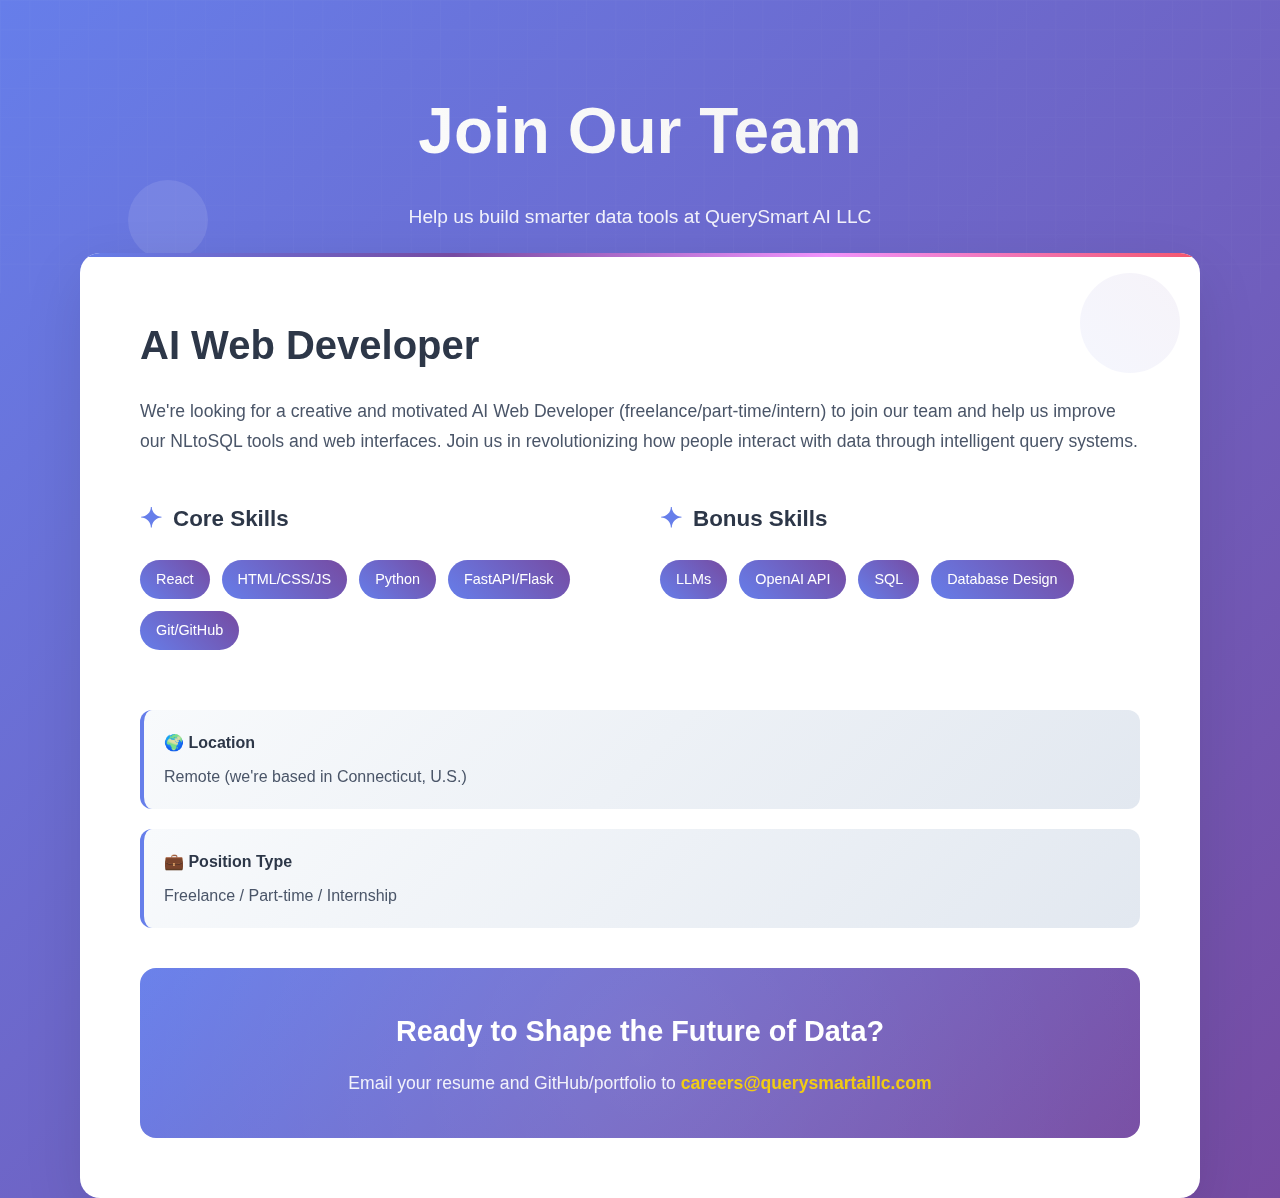
<file: _-0.1_careers.html>
<!DOCTYPE html>
<html lang="en">
<head>
  <meta charset="UTF-8">
  <meta name="viewport" content="width=device-width, initial-scale=1.0">
  <title>Careers - QuerySmart AI LLC</title>
  <style>
    * {
      margin: 0;
      padding: 0;
      box-sizing: border-box;
    }

    body {
      font-family: 'Inter', -apple-system, BlinkMacSystemFont, 'Segoe UI', sans-serif;
      line-height: 1.6;
      color: #1a1a1a;
      background: linear-gradient(135deg, #667eea 0%, #764ba2 100%);
      min-height: 100vh;
      overflow-x: hidden;
    }

    .container {
      max-width: 1200px;
      margin: 0 auto;
      padding: 0 20px;
    }

    header {
      text-align: center;
      padding: 80px 0 60px;
      color: white;
      position: relative;
    }

    header::before {
      content: '';
      position: absolute;
      top: 0;
      left: 0;
      right: 0;
      bottom: 0;
      background: url('data:image/svg+xml,<svg xmlns="http://www.w3.org/2000/svg" viewBox="0 0 100 100"><defs><pattern id="grid" width="10" height="10" patternUnits="userSpaceOnUse"><path d="M 10 0 L 0 0 0 10" fill="none" stroke="rgba(255,255,255,0.1)" stroke-width="0.5"/></pattern></defs><rect width="100" height="100" fill="url(%23grid)"/></svg>');
      opacity: 0.3;
    }

    h1 {
      font-size: clamp(2.5rem, 5vw, 4rem);
      font-weight: 700;
      margin-bottom: 20px;
      background: linear-gradient(45deg, #ffffff, #f0f0f0);
      -webkit-background-clip: text;
      -webkit-text-fill-color: transparent;
      background-clip: text;
      position: relative;
      z-index: 1;
    }

    .subtitle {
      font-size: 1.2rem;
      opacity: 0.9;
      position: relative;
      z-index: 1;
    }

    .main-content {
      background: white;
      margin: -40px 20px 0;
      border-radius: 20px;
      box-shadow: 0 20px 60px rgba(0,0,0,0.1);
      position: relative;
      overflow: hidden;
    }

    .main-content::before {
      content: '';
      position: absolute;
      top: 0;
      left: 0;
      right: 0;
      height: 4px;
      background: linear-gradient(90deg, #667eea, #764ba2, #f093fb, #f5576c);
    }

    .job-card {
      padding: 60px;
      position: relative;
    }

    .job-card::before {
      content: '';
      position: absolute;
      top: 20px;
      right: 20px;
      width: 100px;
      height: 100px;
      background: linear-gradient(45deg, #667eea22, #764ba222);
      border-radius: 50%;
      opacity: 0.5;
    }

    .role-title {
      font-size: 2.5rem;
      font-weight: 700;
      color: #2d3748;
      margin-bottom: 20px;
      position: relative;
    }

    .role-description {
      font-size: 1.1rem;
      color: #4a5568;
      margin-bottom: 40px;
      line-height: 1.7;
    }

    .requirements-grid {
      display: grid;
      grid-template-columns: repeat(auto-fit, minmax(300px, 1fr));
      gap: 40px;
      margin-bottom: 40px;
    }

    .requirement-section h3 {
      font-size: 1.4rem;
      color: #2d3748;
      margin-bottom: 20px;
      display: flex;
      align-items: center;
      gap: 10px;
    }

    .requirement-section h3::before {
      content: '✦';
      color: #667eea;
      font-size: 1.2em;
    }

    .skill-tags {
      display: flex;
      flex-wrap: wrap;
      gap: 12px;
      margin-bottom: 20px;
    }

    .skill-tag {
      background: linear-gradient(45deg, #667eea, #764ba2);
      color: white;
      padding: 8px 16px;
      border-radius: 20px;
      font-size: 0.9rem;
      font-weight: 500;
      transition: all 0.3s ease;
      cursor: default;
    }

    .skill-tag:hover {
      transform: translateY(-2px);
      box-shadow: 0 4px 12px rgba(102, 126, 234, 0.3);
    }

    .info-item {
      padding: 20px;
      background: linear-gradient(135deg, #f8fafc, #e2e8f0);
      border-radius: 12px;
      margin-bottom: 20px;
      border-left: 4px solid #667eea;
    }

    .info-item h4 {
      color: #2d3748;
      margin-bottom: 8px;
      font-weight: 600;
    }

    .info-item p {
      color: #4a5568;
    }

    .cta-section {
      background: linear-gradient(135deg, #667eea, #764ba2);
      color: white;
      padding: 40px;
      border-radius: 16px;
      text-align: center;
      margin-top: 40px;
      position: relative;
      overflow: hidden;
    }

    .cta-section::before {
      content: '';
      position: absolute;
      top: -50%;
      left: -50%;
      width: 200%;
      height: 200%;
      background: radial-gradient(circle, rgba(255,255,255,0.1) 0%, transparent 70%);
      animation: shimmer 4s ease-in-out infinite;
    }

    @keyframes shimmer {
      0%, 100% { transform: translateX(-50%) translateY(-50%) rotate(0deg); }
      50% { transform: translateX(-50%) translateY(-50%) rotate(180deg); }
    }

    .cta-section h3 {
      font-size: 1.8rem;
      margin-bottom: 15px;
      position: relative;
      z-index: 1;
    }

    .cta-section p {
      font-size: 1.1rem;
      opacity: 0.9;
      position: relative;
      z-index: 1;
    }

    .email-link {
      color: #ffd700;
      text-decoration: none;
      font-weight: 600;
      transition: all 0.3s ease;
      position: relative;
      z-index: 1;
    }

    .email-link:hover {
      color: #ffffff;
      text-shadow: 0 0 10px rgba(255, 215, 0, 0.5);
    }

    .floating-elements {
      position: fixed;
      top: 0;
      left: 0;
      width: 100%;
      height: 100%;
      pointer-events: none;
      z-index: -1;
    }

    .floating-element {
      position: absolute;
      background: rgba(255, 255, 255, 0.1);
      border-radius: 50%;
      animation: float 15s infinite ease-in-out;
    }

    .floating-element:nth-child(1) {
      width: 80px;
      height: 80px;
      top: 20%;
      left: 10%;
      animation-delay: 0s;
    }

    .floating-element:nth-child(2) {
      width: 120px;
      height: 120px;
      top: 60%;
      right: 10%;
      animation-delay: -5s;
    }

    .floating-element:nth-child(3) {
      width: 60px;
      height: 60px;
      bottom: 20%;
      left: 20%;
      animation-delay: -10s;
    }

    @keyframes float {
      0%, 100% { transform: translateY(0px) rotate(0deg); }
      33% { transform: translateY(-20px) rotate(120deg); }
      66% { transform: translateY(10px) rotate(240deg); }
    }

    @media (max-width: 768px) {
      .job-card {
        padding: 40px 30px;
      }
      
      .requirements-grid {
        grid-template-columns: 1fr;
        gap: 30px;
      }
      
      .role-title {
        font-size: 2rem;
      }
      
      .main-content {
        margin: -20px 10px 0;
      }
    }

    /* Add some micro-animations */
    .job-card {
      animation: slideUp 0.8s ease-out;
    }

    @keyframes slideUp {
      from {
        opacity: 0;
        transform: translateY(30px);
      }
      to {
        opacity: 1;
        transform: translateY(0);
      }
    }
  </style>
</head>
<body>
  <div class="floating-elements">
    <div class="floating-element"></div>
    <div class="floating-element"></div>
    <div class="floating-element"></div>
  </div>

  <header>
    <div class="container">
      <h1>Join Our Team</h1>
      <p class="subtitle">Help us build smarter data tools at QuerySmart AI LLC</p>
    </div>
  </header>

  <div class="container">
    <div class="main-content">
      <div class="job-card">
        <h2 class="role-title">AI Web Developer</h2>
        <p class="role-description">
          We're looking for a creative and motivated AI Web Developer (freelance/part-time/intern) to join our team and help us improve our NLtoSQL tools and web interfaces. Join us in revolutionizing how people interact with data through intelligent query systems.
        </p>

        <div class="requirements-grid">
          <div class="requirement-section">
            <h3>Core Skills</h3>
            <div class="skill-tags">
              <span class="skill-tag">React</span>
              <span class="skill-tag">HTML/CSS/JS</span>
              <span class="skill-tag">Python</span>
              <span class="skill-tag">FastAPI/Flask</span>
              <span class="skill-tag">Git/GitHub</span>
            </div>
          </div>

          <div class="requirement-section">
            <h3>Bonus Skills</h3>
            <div class="skill-tags">
              <span class="skill-tag">LLMs</span>
              <span class="skill-tag">OpenAI API</span>
              <span class="skill-tag">SQL</span>
              <span class="skill-tag">Database Design</span>
            </div>
          </div>
        </div>

        <div class="info-item">
          <h4>🌍 Location</h4>
          <p>Remote (we're based in Connecticut, U.S.)</p>
        </div>

        <div class="info-item">
          <h4>💼 Position Type</h4>
          <p>Freelance / Part-time / Internship</p>
        </div>

        <div class="cta-section">
          <h3>Ready to Shape the Future of Data?</h3>
          <p>
            Email your resume and GitHub/portfolio to 
            <a href="mailto:careers@querysmartaillc.com" class="email-link">careers@querysmartaillc.com</a>
          </p>
        </div>
      </div>
    </div>
  </div>
</body>
</html>
</file>
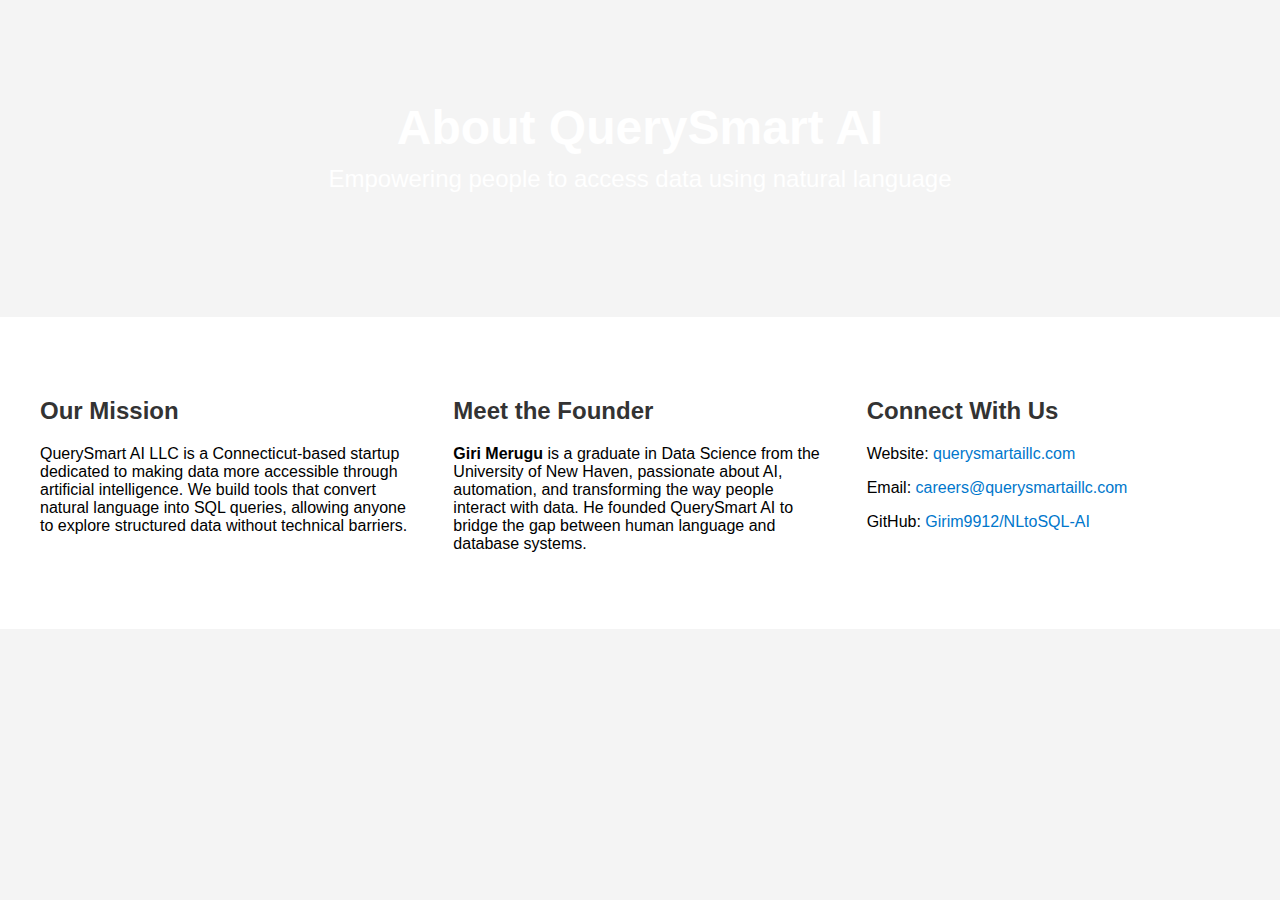
<file: about.html>
<!DOCTYPE html>
<html lang="en">
<head>
  <meta charset="UTF-8" />
  <meta name="viewport" content="width=device-width, initial-scale=1.0" />
  <title>About Us - QuerySmart AI LLC</title>
  <link rel="stylesheet" href="style.css" />
</head>
<body>
  <header>
    <h1>About QuerySmart AI</h1>
    <p>Empowering people to access data using natural language</p>
  </header>
  <section class="grid">
    <div>
      <h2>Our Mission</h2>
      <p>QuerySmart AI LLC is a Connecticut-based startup dedicated to making data more accessible through artificial intelligence. We build tools that convert natural language into SQL queries, allowing anyone to explore structured data without technical barriers.</p>
    </div>
    <div>
      <h2>Meet the Founder</h2>
      <p><strong>Giri Merugu</strong> is a graduate in Data Science from the University of New Haven, passionate about AI, automation, and transforming the way people interact with data. He founded QuerySmart AI to bridge the gap between human language and database systems.</p>
    </div>
    <div>
      <h2>Connect With Us</h2>
      <p>Website: <a href="https://querysmartaillc.com">querysmartaillc.com</a></p>
      <p>Email: <a href="mailto:careers@querysmartaillc.com">careers@querysmartaillc.com</a></p>
      <p>GitHub: <a href="https://github.com/Girim9912/NLtoSQL-AI" target="_blank">Girim9912/NLtoSQL-AI</a></p>
    </div>
  </section>
</body>
</html>
</file>
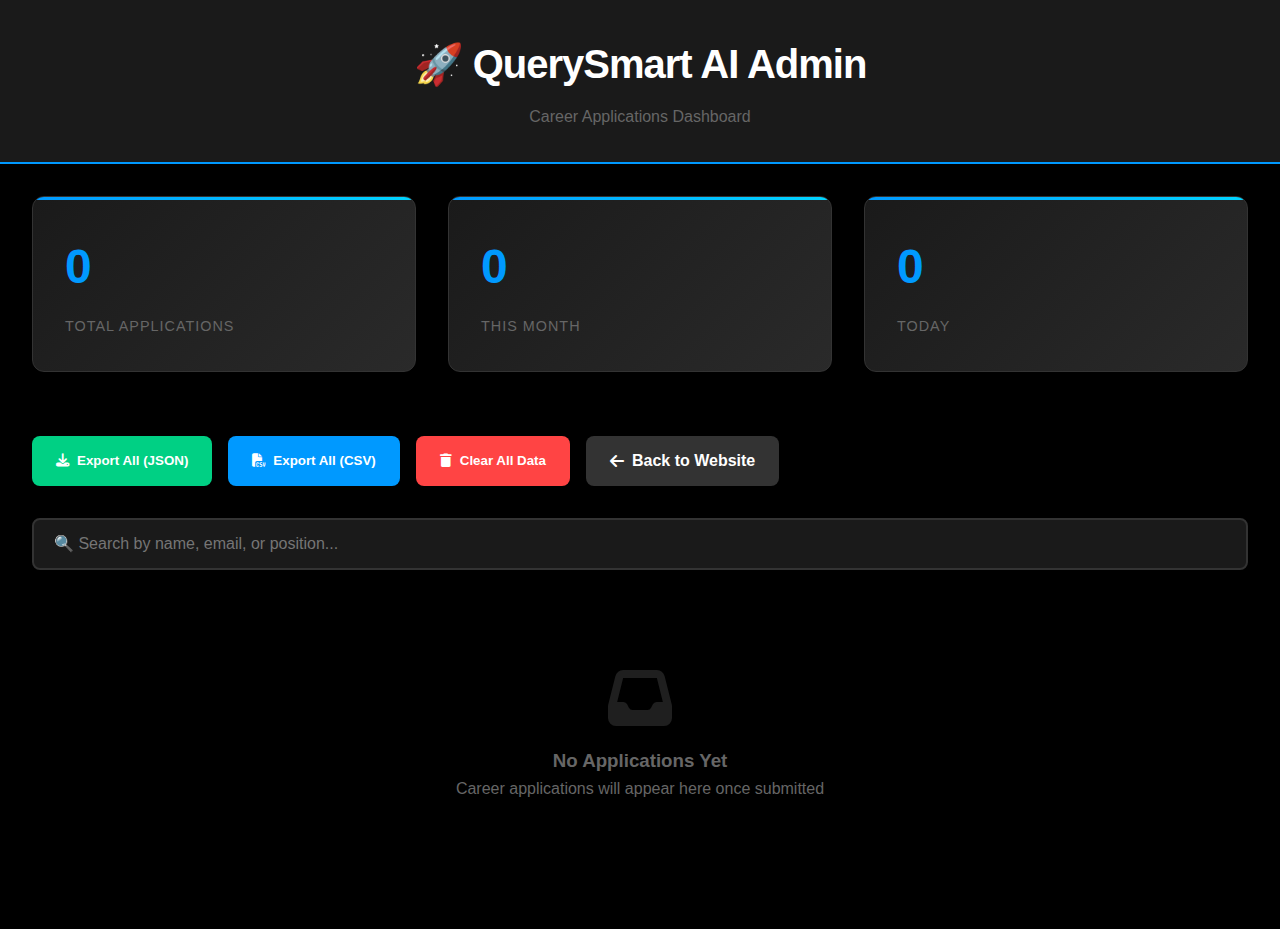
<file: admin.html>
<!DOCTYPE html>
<html lang="en">
<head>
  <meta charset="UTF-8">
  <meta name="viewport" content="width=device-width, initial-scale=1.0">
  <title>Admin Dashboard - QuerySmart AI</title>
  <link rel="stylesheet" href="https://cdnjs.cloudflare.com/ajax/libs/font-awesome/6.4.0/css/all.min.css">
  <style>
    :root {
      --primary-black: #000000;
      --secondary-black: #1a1a1a;
      --accent-white: #ffffff;
      --accent-blue: #0099ff;
      --text-gray: #666666;
      --border-gray: #333333;
      --success-green: #00d084;
      --error-red: #ff4444;
    }

    * {
      margin: 0;
      padding: 0;
      box-sizing: border-box;
    }

    body {
      font-family: -apple-system, BlinkMacSystemFont, 'Segoe UI', Roboto, Oxygen, Ubuntu, Cantarell, sans-serif;
      background: var(--primary-black);
      color: var(--accent-white);
      line-height: 1.6;
    }

    .header {
      background: var(--secondary-black);
      border-bottom: 2px solid var(--accent-blue);
      padding: 2rem;
      text-align: center;
    }

    .header h1 {
      font-size: 2.5rem;
      margin-bottom: 0.5rem;
      letter-spacing: -1px;
    }

    .header p {
      color: var(--text-gray);
    }

    .stats-grid {
      display: grid;
      grid-template-columns: repeat(auto-fit, minmax(250px, 1fr));
      gap: 2rem;
      padding: 2rem;
      max-width: 1400px;
      margin: 0 auto;
    }

    .stat-card {
      background: linear-gradient(135deg, var(--secondary-black), #2a2a2a);
      border: 1px solid var(--border-gray);
      border-radius: 12px;
      padding: 2rem;
      position: relative;
      overflow: hidden;
    }

    .stat-card::before {
      content: '';
      position: absolute;
      top: 0;
      left: 0;
      right: 0;
      height: 3px;
      background: linear-gradient(90deg, var(--accent-blue), #00d4ff);
    }

    .stat-number {
      font-size: 3rem;
      font-weight: 700;
      color: var(--accent-blue);
      display: block;
      margin-bottom: 0.5rem;
    }

    .stat-label {
      color: var(--text-gray);
      text-transform: uppercase;
      letter-spacing: 1px;
      font-size: 0.9rem;
    }

    .actions {
      padding: 2rem;
      max-width: 1400px;
      margin: 0 auto;
      display: flex;
      gap: 1rem;
      flex-wrap: wrap;
    }

    .btn {
      padding: 12px 24px;
      border: none;
      border-radius: 8px;
      font-weight: 600;
      cursor: pointer;
      transition: all 0.3s ease;
      display: inline-flex;
      align-items: center;
      gap: 0.5rem;
      text-decoration: none;
    }

    .btn-primary {
      background: var(--accent-blue);
      color: var(--accent-white);
    }

    .btn-success {
      background: var(--success-green);
      color: var(--accent-white);
    }

    .btn-danger {
      background: var(--error-red);
      color: var(--accent-white);
    }

    .btn-secondary {
      background: var(--border-gray);
      color: var(--accent-white);
    }

    .btn:hover {
      transform: translateY(-2px);
      box-shadow: 0 5px 15px rgba(0, 153, 255, 0.3);
    }

    .search-box {
      padding: 0 2rem 2rem;
      max-width: 1400px;
      margin: 0 auto;
    }

    .search-box input {
      width: 100%;
      padding: 15px 20px;
      background: var(--secondary-black);
      border: 2px solid var(--border-gray);
      border-radius: 8px;
      color: var(--accent-white);
      font-size: 1rem;
    }

    .search-box input:focus {
      outline: none;
      border-color: var(--accent-blue);
    }

    .applications-container {
      padding: 0 2rem 4rem;
      max-width: 1400px;
      margin: 0 auto;
    }

    .application-card {
      background: var(--secondary-black);
      border: 1px solid var(--border-gray);
      border-radius: 12px;
      padding: 2rem;
      margin-bottom: 1.5rem;
      transition: all 0.3s ease;
    }

    .application-card:hover {
      border-color: var(--accent-blue);
      transform: translateY(-2px);
      box-shadow: 0 5px 20px rgba(0, 153, 255, 0.2);
    }

    .card-header {
      display: flex;
      justify-content: space-between;
      align-items: center;
      margin-bottom: 1.5rem;
      flex-wrap: wrap;
      gap: 1rem;
    }

    .card-header h3 {
      color: var(--accent-white);
      font-size: 1.5rem;
    }

    .badge {
      padding: 0.5rem 1rem;
      border-radius: 20px;
      font-size: 0.85rem;
      font-weight: 600;
      background: var(--accent-blue);
      color: var(--accent-white);
    }

    .card-details {
      display: grid;
      grid-template-columns: repeat(auto-fit, minmax(250px, 1fr));
      gap: 1rem;
      margin-bottom: 1.5rem;
    }

    .detail-item {
      background: var(--primary-black);
      padding: 1rem;
      border-radius: 8px;
      border: 1px solid var(--border-gray);
    }

    .detail-item strong {
      display: block;
      color: var(--accent-blue);
      font-size: 0.85rem;
      text-transform: uppercase;
      margin-bottom: 0.5rem;
    }

    .card-actions {
      display: flex;
      gap: 1rem;
      flex-wrap: wrap;
    }

    .btn-small {
      padding: 8px 16px;
      font-size: 0.9rem;
    }

    .empty-state {
      text-align: center;
      padding: 4rem 2rem;
      color: var(--text-gray);
    }

    .empty-state i {
      font-size: 4rem;
      margin-bottom: 1rem;
      opacity: 0.3;
    }

    .modal {
      display: none;
      position: fixed;
      top: 0;
      left: 0;
      width: 100%;
      height: 100%;
      background: rgba(0, 0, 0, 0.9);
      z-index: 1000;
      align-items: center;
      justify-content: center;
      padding: 2rem;
    }

    .modal-content {
      background: var(--secondary-black);
      padding: 2rem;
      border-radius: 12px;
      max-width: 600px;
      max-height: 80vh;
      overflow-y: auto;
      border: 1px solid var(--border-gray);
    }

    .modal-header {
      display: flex;
      justify-content: space-between;
      align-items: center;
      margin-bottom: 1.5rem;
    }

    .close-btn {
      background: none;
      border: none;
      color: var(--text-gray);
      font-size: 2rem;
      cursor: pointer;
      transition: color 0.3s;
    }

    .close-btn:hover {
      color: var(--accent-white);
    }

    @media (max-width: 768px) {
      .stats-grid {
        grid-template-columns: 1fr;
      }

      .card-header {
        flex-direction: column;
        align-items: flex-start;
      }
    }
  </style>
</head>
<body>
  <div class="header">
    <h1>🚀 QuerySmart AI Admin</h1>
    <p>Career Applications Dashboard</p>
  </div>

  <div class="stats-grid">
    <div class="stat-card">
      <span class="stat-number" id="totalCount">0</span>
      <span class="stat-label">Total Applications</span>
    </div>
    <div class="stat-card">
      <span class="stat-number" id="monthCount">0</span>
      <span class="stat-label">This Month</span>
    </div>
    <div class="stat-card">
      <span class="stat-number" id="todayCount">0</span>
      <span class="stat-label">Today</span>
    </div>
  </div>

  <div class="actions">
    <button class="btn btn-success" onclick="exportAllToJSON()">
      <i class="fas fa-download"></i>
      Export All (JSON)
    </button>
    <button class="btn btn-primary" onclick="exportAllToCSV()">
      <i class="fas fa-file-csv"></i>
      Export All (CSV)
    </button>
    <button class="btn btn-danger" onclick="clearAllApplications()">
      <i class="fas fa-trash"></i>
      Clear All Data
    </button>
    <a href="index.html" class="btn btn-secondary">
      <i class="fas fa-arrow-left"></i>
      Back to Website
    </a>
  </div>

  <div class="search-box">
    <input type="text" id="searchInput" placeholder="🔍 Search by name, email, or position..." onkeyup="filterApplications()">
  </div>

  <div class="applications-container">
    <div id="applicationsList"></div>
  </div>

  <div id="resumeModal" class="modal" onclick="if(event.target===this) closeModal()">
    <div class="modal-content">
      <div class="modal-header">
        <h2>Application Details</h2>
        <button class="close-btn" onclick="closeModal()">&times;</button>
      </div>
      <div id="modalBody"></div>
    </div>
  </div>

  <script>
    let allApplications = [];

    function loadApplications() {
      allApplications = JSON.parse(localStorage.getItem('careerApplications') || '[]');
      updateStats();
      displayApplications(allApplications);
    }

    function updateStats() {
      const today = new Date().toDateString();
      const currentMonth = new Date().getMonth();
      const currentYear = new Date().getFullYear();

      const todayCount = allApplications.filter(app =>
        new Date(app.submittedAt).toDateString() === today
      ).length;

      const monthCount = allApplications.filter(app => {
        const date = new Date(app.submittedAt);
        return date.getMonth() === currentMonth && date.getFullYear() === currentYear;
      }).length;

      document.getElementById('totalCount').textContent = allApplications.length;
      document.getElementById('monthCount').textContent = monthCount;
      document.getElementById('todayCount').textContent = todayCount;
    }

    function displayApplications(applications) {
      const container = document.getElementById('applicationsList');

      if (applications.length === 0) {
        container.innerHTML = `
          <div class="empty-state">
            <i class="fas fa-inbox"></i>
            <h3>No Applications Yet</h3>
            <p>Career applications will appear here once submitted</p>
          </div>
        `;
        return;
      }

      container.innerHTML = applications.map(app => `
        <div class="application-card">
          <div class="card-header">
            <h3>${app.fullName || `${app.firstName} ${app.lastName}`}</h3>
            <span class="badge">${app.position || 'Position Not Specified'}</span>
          </div>

          <div class="card-details">
            <div class="detail-item">
              <strong>Email</strong>
              <span>${app.email}</span>
            </div>
            <div class="detail-item">
              <strong>Phone</strong>
              <span>${app.phone}</span>
            </div>
            <div class="detail-item">
              <strong>Submitted</strong>
              <span>${new Date(app.submittedAt).toLocaleString()}</span>
            </div>
            <div class="detail-item">
              <strong>Application ID</strong>
              <span>${app.id}</span>
            </div>
          </div>

          ${app.coverLetter ? `
            <div class="detail-item" style="margin-bottom: 1.5rem;">
              <strong>Cover Letter</strong>
              <p style="white-space: pre-wrap; line-height: 1.6; color: var(--text-gray); margin-top: 0.5rem;">${app.coverLetter.substring(0, 200)}${app.coverLetter.length > 200 ? '...' : ''}</p>
            </div>
          ` : ''}

          <div class="card-actions">
            <button class="btn btn-primary btn-small" onclick="downloadResume(${app.id})">
              <i class="fas fa-file-pdf"></i>
              Download Resume
            </button>
            <button class="btn btn-secondary btn-small" onclick="viewDetails(${app.id})">
              <i class="fas fa-eye"></i>
              View Full Details
            </button>
            <button class="btn btn-success btn-small" onclick="downloadApplication(${app.id})">
              <i class="fas fa-download"></i>
              Download JSON
            </button>
            <button class="btn btn-danger btn-small" onclick="deleteApplication(${app.id})">
              <i class="fas fa-trash"></i>
              Delete
            </button>
          </div>
        </div>
      `).join('');
    }

    function filterApplications() {
      const searchTerm = document.getElementById('searchInput').value.toLowerCase();
      const filtered = allApplications.filter(app =>
        (app.fullName || `${app.firstName} ${app.lastName}`).toLowerCase().includes(searchTerm) ||
        app.email.toLowerCase().includes(searchTerm) ||
        (app.position || '').toLowerCase().includes(searchTerm)
      );
      displayApplications(filtered);
    }

    function downloadResume(id) {
      const app = allApplications.find(a => a.id === id);
      if (!app || !app.resume) {
        alert('Resume not found');
        return;
      }

      const link = document.createElement('a');
      link.href = app.resume.data;
      link.download = app.resume.name;
      link.click();
    }

    function viewDetails(id) {
      const app = allApplications.find(a => a.id === id);
      if (!app) return;

      const modal = document.getElementById('resumeModal');
      const modalBody = document.getElementById('modalBody');

      modalBody.innerHTML = `
        <div style="color: var(--accent-white);">
          <h3 style="margin-bottom: 1rem;">${app.fullName || `${app.firstName} ${app.lastName}`}</h3>
          
          <div style="margin-bottom: 1.5rem;">
            <strong style="color: var(--accent-blue);">Email:</strong><br>
            <a href="mailto:${app.email}" style="color: var(--accent-white);">${app.email}</a>
          </div>

          <div style="margin-bottom: 1.5rem;">
            <strong style="color: var(--accent-blue);">Phone:</strong><br>
            ${app.phone}
          </div>

          <div style="margin-bottom: 1.5rem;">
            <strong style="color: var(--accent-blue);">Position:</strong><br>
            ${app.position || 'Not specified'}
          </div>

          <div style="margin-bottom: 1.5rem;">
            <strong style="color: var(--accent-blue);">Application ID:</strong><br>
            ${app.id}
          </div>

          <div style="margin-bottom: 1.5rem;">
            <strong style="color: var(--accent-blue);">Submitted:</strong><br>
            ${new Date(app.submittedAt).toLocaleString()}
          </div>

          ${app.coverLetter ? `
            <div style="margin-bottom: 1.5rem;">
              <strong style="color: var(--accent-blue);">Why QuerySmart AI:</strong><br>
              <p style="white-space: pre-wrap; line-height: 1.6; color: var(--text-gray); margin-top: 0.5rem;">${app.coverLetter}</p>
            </div>
          ` : ''}

          <div style="margin-bottom: 1.5rem;">
            <strong style="color: var(--accent-blue);">Resume:</strong><br>
            ${app.resume ? app.resume.name : 'Not available'} (${app.resume ? (app.resume.size / 1024).toFixed(2) + ' KB' : 'N/A'})
          </div>
        </div>
      `;

      modal.style.display = 'flex';
    }

    function closeModal() {
      document.getElementById('resumeModal').style.display = 'none';
    }

    function downloadApplication(id) {
      const app = allApplications.find(a => a.id === id);
      if (!app) return;

      const filename = `application_${app.id}_${(app.fullName || `${app.firstName}_${app.lastName}`).replace(/\s+/g, '_')}.json`;
      const jsonStr = JSON.stringify(app, null, 2);
      const blob = new Blob([jsonStr], { type: 'application/json' });
      const url = URL.createObjectURL(blob);
      const link = document.createElement('a');
      link.href = url;
      link.download = filename;
      link.click();
      URL.revokeObjectURL(url);
    }

    function deleteApplication(id) {
      if (!confirm('Are you sure you want to delete this application?')) return;

      allApplications = allApplications.filter(app => app.id !== id);
      localStorage.setItem('careerApplications', JSON.stringify(allApplications));
      loadApplications();
    }

    function exportAllToJSON() {
      if (allApplications.length === 0) {
        alert('No applications to export');
        return;
      }

      const filename = `querysmart_applications_${Date.now()}.json`;
      const jsonStr = JSON.stringify(allApplications, null, 2);
      const blob = new Blob([jsonStr], { type: 'application/json' });
      const url = URL.createObjectURL(blob);
      const link = document.createElement('a');
      link.href = url;
      link.download = filename;
      link.click();
      URL.revokeObjectURL(url);
    }

    function exportAllToCSV() {
      if (allApplications.length === 0) {
        alert('No applications to export');
        return;
      }

      const headers = ['ID', 'First Name', 'Last Name', 'Email', 'Phone', 'Position', 'Submitted Date'];
      const rows = allApplications.map(app => [
        app.id,
        app.firstName || '',
        app.lastName || '',
        app.email,
        app.phone,
        app.position || '',
        new Date(app.submittedAt).toLocaleString()
      ]);

      let csv = headers.join(',') + '\n';
      rows.forEach(row => {
        csv += row.map(field => `"${field}"`).join(',') + '\n';
      });

      const filename = `querysmart_applications_${Date.now()}.csv`;
      const blob = new Blob([csv], { type: 'text/csv' });
      const url = URL.createObjectURL(blob);
      const link = document.createElement('a');
      link.href = url;
      link.download = filename;
      link.click();
      URL.revokeObjectURL(url);
    }

    function clearAllApplications() {
      if (!confirm('⚠️ WARNING: This will permanently delete ALL applications. This cannot be undone!\n\nAre you absolutely sure?')) return;

      if (!confirm('Last chance! Click OK to permanently delete all ' + allApplications.length + ' applications.')) return;

      localStorage.removeItem('careerApplications');
      allApplications = [];
      loadApplications();
      alert('All applications have been deleted.');
    }

    // Load applications when page loads
    loadApplications();

    // Auto-refresh every 30 seconds
    setInterval(loadApplications, 30000);
  </script>
</body>
</html>
</file>
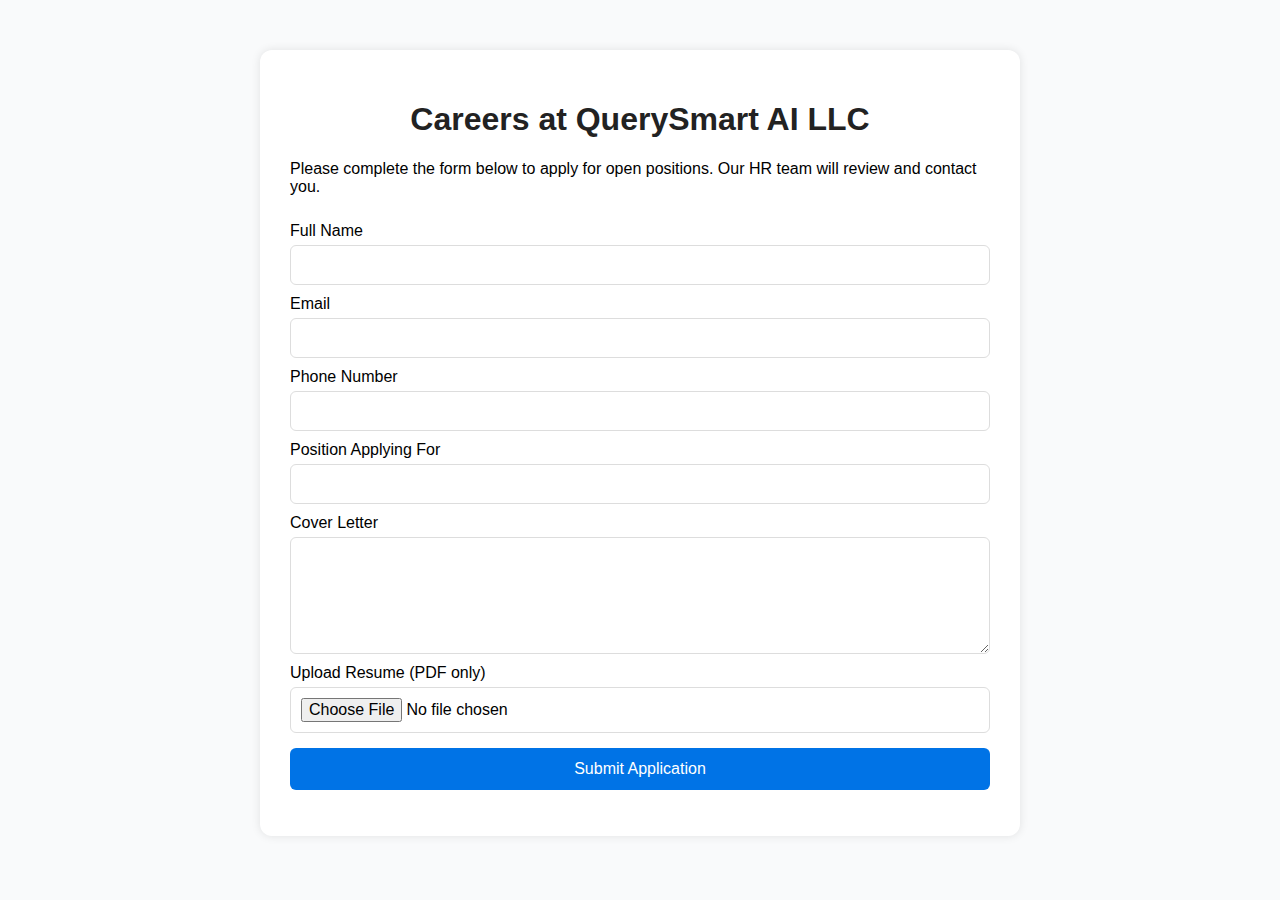
<file: careers.html>
<!DOCTYPE html>
<html lang="en">
<head>
  <meta charset="UTF-8">
  <title>Careers - QuerySmart AI LLC</title>
  <style>
    body { font-family: Arial, sans-serif; background:#f9fafb; margin:0; padding:0; }
    .container { max-width: 700px; margin: 50px auto; background:white; padding:30px; border-radius:12px; box-shadow:0 0 10px rgba(0,0,0,0.1); }
    h1 { text-align:center; color:#222; }
    form { display:flex; flex-direction:column; }
    label { margin:10px 0 5px; }
    input, textarea { padding:10px; border:1px solid #ddd; border-radius:6px; font-size:1rem; }
    button { margin-top:15px; padding:12px; background:#0073e6; color:white; border:none; border-radius:6px; font-size:1rem; cursor:pointer; }
    button:hover { background:#005bb5; }
  </style>
</head>
<body>
  <div class="container">
    <h1>Careers at QuerySmart AI LLC</h1>
    <p>Please complete the form below to apply for open positions. Our HR team will review and contact you.</p>

    <form id="applicationForm" enctype="multipart/form-data">
      <label for="name">Full Name</label>
      <input type="text" id="name" name="name" required>

      <label for="email">Email</label>
      <input type="email" id="email" name="email" required>

      <label for="phone">Phone Number</label>
      <input type="tel" id="phone" name="phone" required>

      <label for="position">Position Applying For</label>
      <input type="text" id="position" name="position" required>

      <label for="cover">Cover Letter</label>
      <textarea id="cover" name="cover" rows="5" required></textarea>

      <label for="resume">Upload Resume (PDF only)</label>
      <input type="file" id="resume" name="resume" accept="application/pdf" required>

      <button type="submit">Submit Application</button>
    </form>
    <p id="status"></p>
  </div>

<script>
const backend = "https://your-backend.onrender.com"; // Replace with Render backend
const token = "your_admin_token";

document.getElementById("applicationForm").addEventListener("submit", async (e) => {
  e.preventDefault();

  const formData = new FormData(document.getElementById("applicationForm"));

  const res = await fetch(backend + "/api/apply", {
    method: "POST",
    headers: { "x-admin-token": token },
    body: formData
  });

  const status = document.getElementById("status");
  if (res.ok) {
    status.textContent = "✅ Application submitted successfully!";
    document.getElementById("applicationForm").reset();
  } else {
    status.textContent = "❌ Error submitting application.";
  }
});
</script>
</body>
</html>
</file>
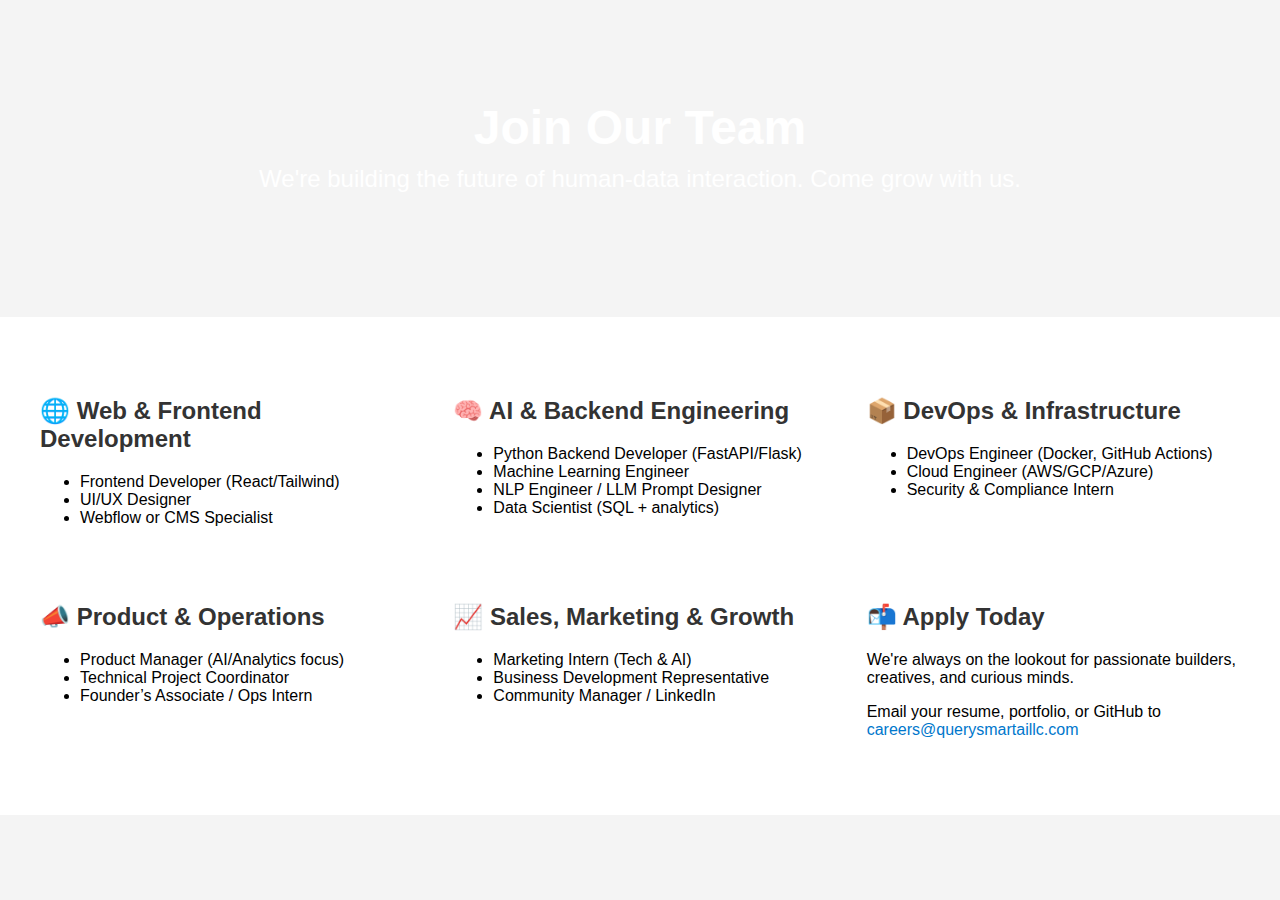
<file: fullstack_careers_page.html>
<!DOCTYPE html>
<html lang="en">
<head>
  <meta charset="UTF-8" />
  <meta name="viewport" content="width=device-width, initial-scale=1.0" />
  <title>Careers - QuerySmart AI LLC</title>
  <link rel="stylesheet" href="style.css" />
</head>
<body>
  <header>
    <h1>Join Our Team</h1>
    <p>We're building the future of human-data interaction. Come grow with us.</p>
  </header>
  <section class="grid">
    <div>
      <h2>🌐 Web & Frontend Development</h2>
      <ul>
        <li>Frontend Developer (React/Tailwind)</li>
        <li>UI/UX Designer</li>
        <li>Webflow or CMS Specialist</li>
      </ul>
    </div>
    <div>
      <h2>🧠 AI & Backend Engineering</h2>
      <ul>
        <li>Python Backend Developer (FastAPI/Flask)</li>
        <li>Machine Learning Engineer</li>
        <li>NLP Engineer / LLM Prompt Designer</li>
        <li>Data Scientist (SQL + analytics)</li>
      </ul>
    </div>
    <div>
      <h2>📦 DevOps & Infrastructure</h2>
      <ul>
        <li>DevOps Engineer (Docker, GitHub Actions)</li>
        <li>Cloud Engineer (AWS/GCP/Azure)</li>
        <li>Security & Compliance Intern</li>
      </ul>
    </div>
    <div>
      <h2>📣 Product & Operations</h2>
      <ul>
        <li>Product Manager (AI/Analytics focus)</li>
        <li>Technical Project Coordinator</li>
        <li>Founder’s Associate / Ops Intern</li>
      </ul>
    </div>
    <div>
      <h2>📈 Sales, Marketing & Growth</h2>
      <ul>
        <li>Marketing Intern (Tech & AI)</li>
        <li>Business Development Representative</li>
        <li>Community Manager / LinkedIn</li>
      </ul>
    </div>
    <div>
      <h2>📬 Apply Today</h2>
      <p>We're always on the lookout for passionate builders, creatives, and curious minds.</p>
      <p>Email your resume, portfolio, or GitHub to <a href="mailto:careers@querysmartaillc.com">careers@querysmartaillc.com</a></p>
    </div>
  </section>
</body>
</html>
</file>
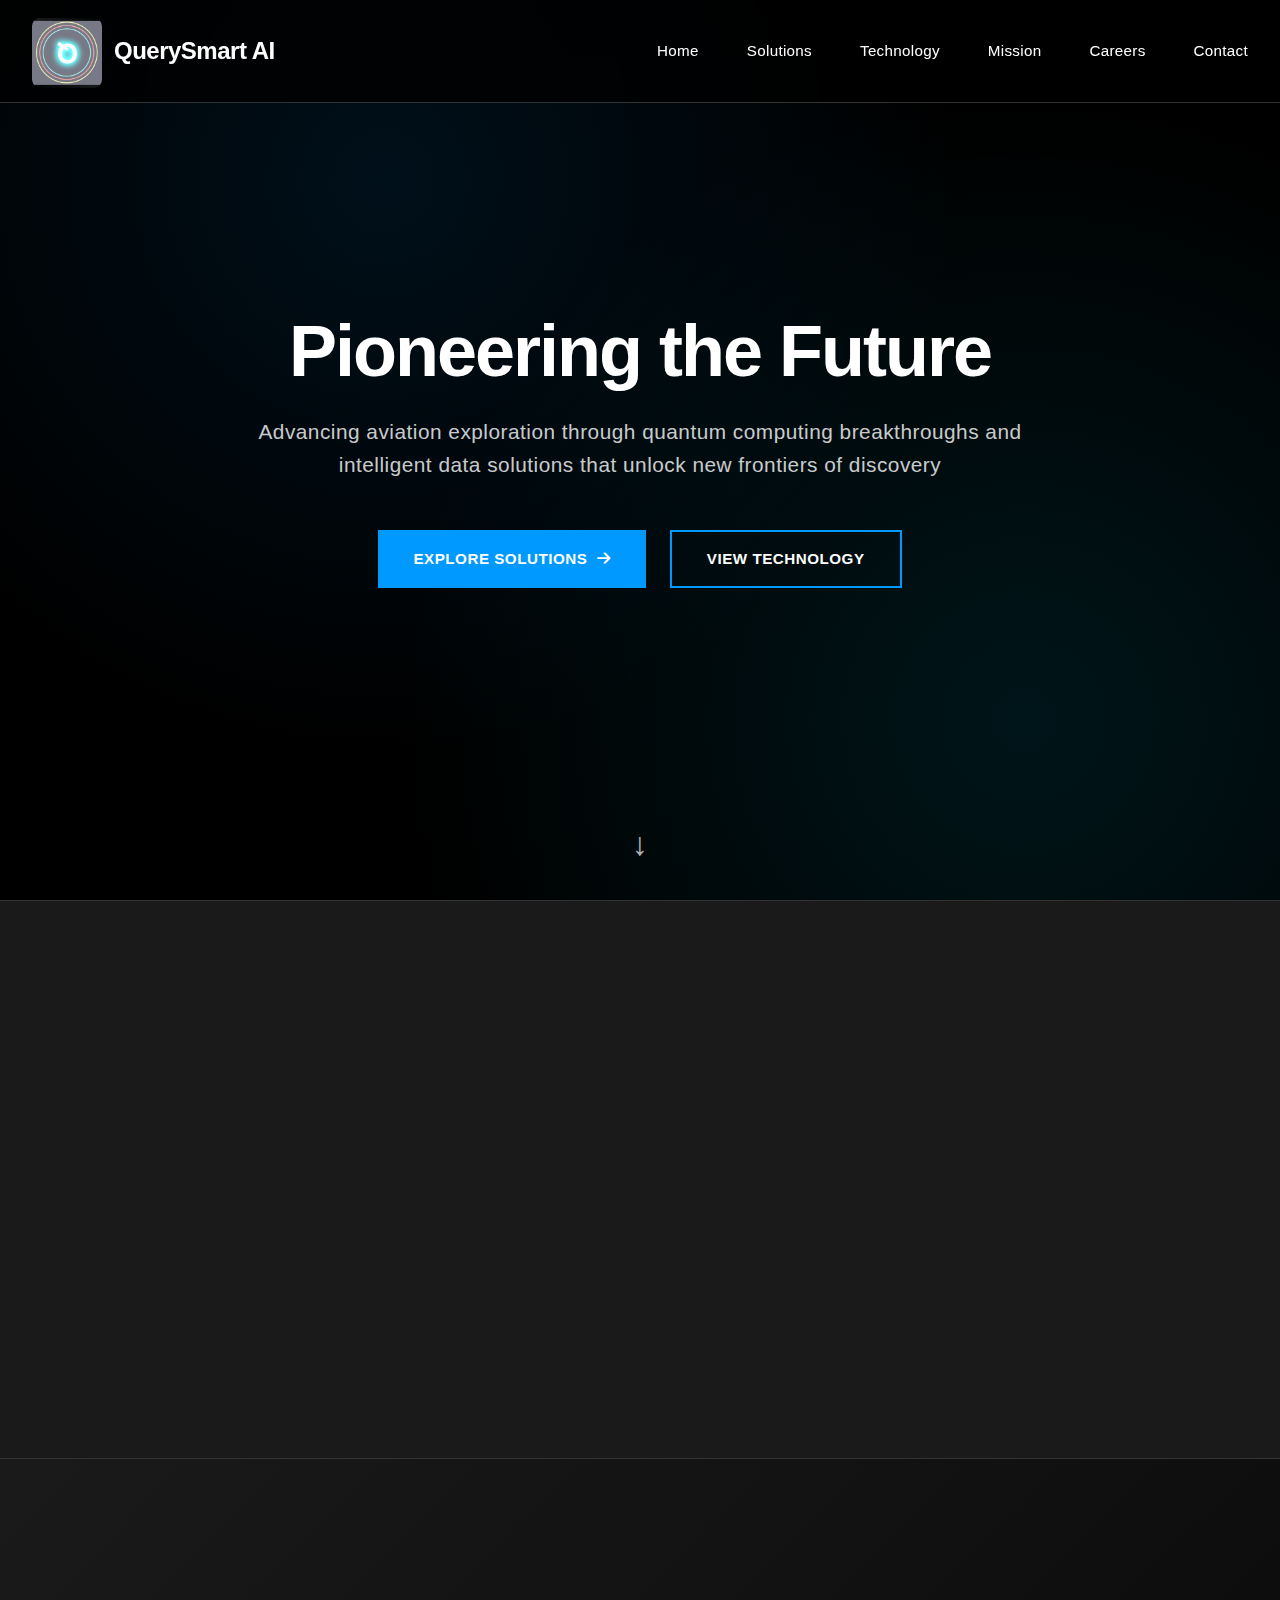
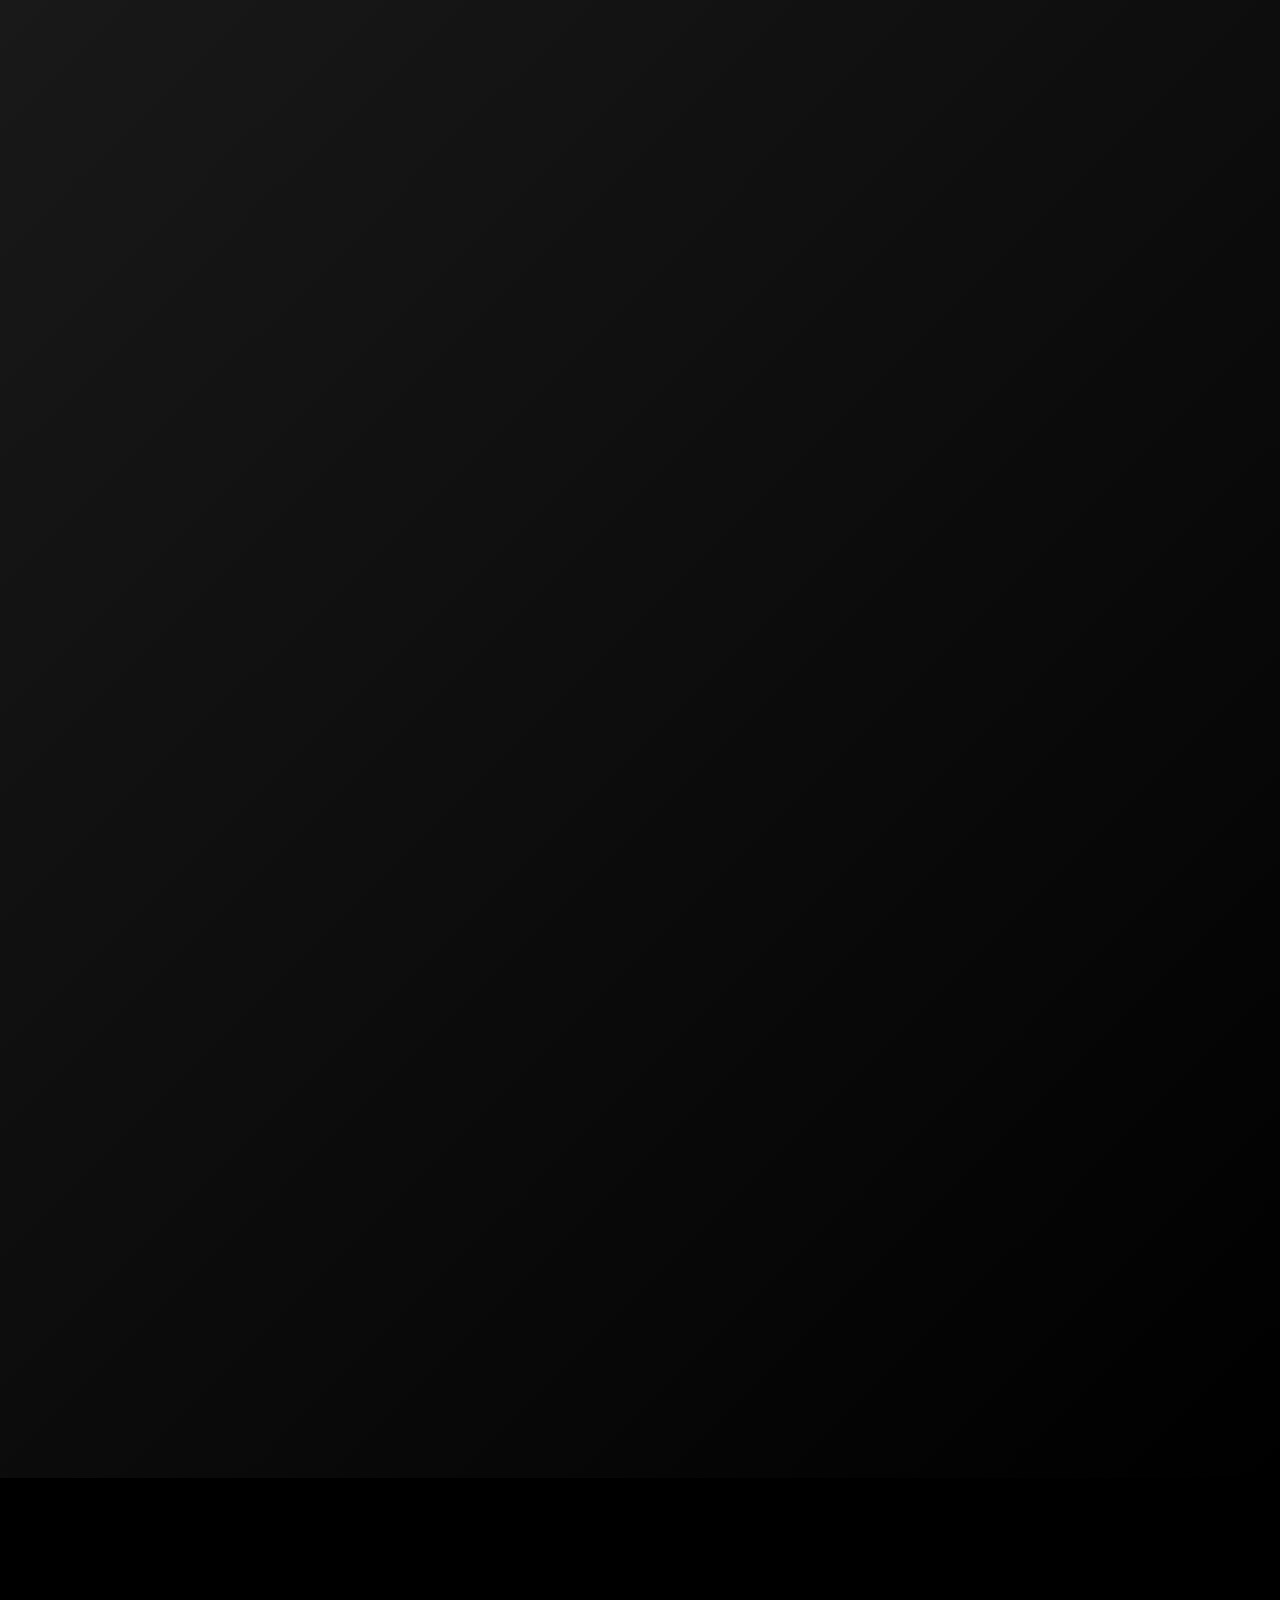
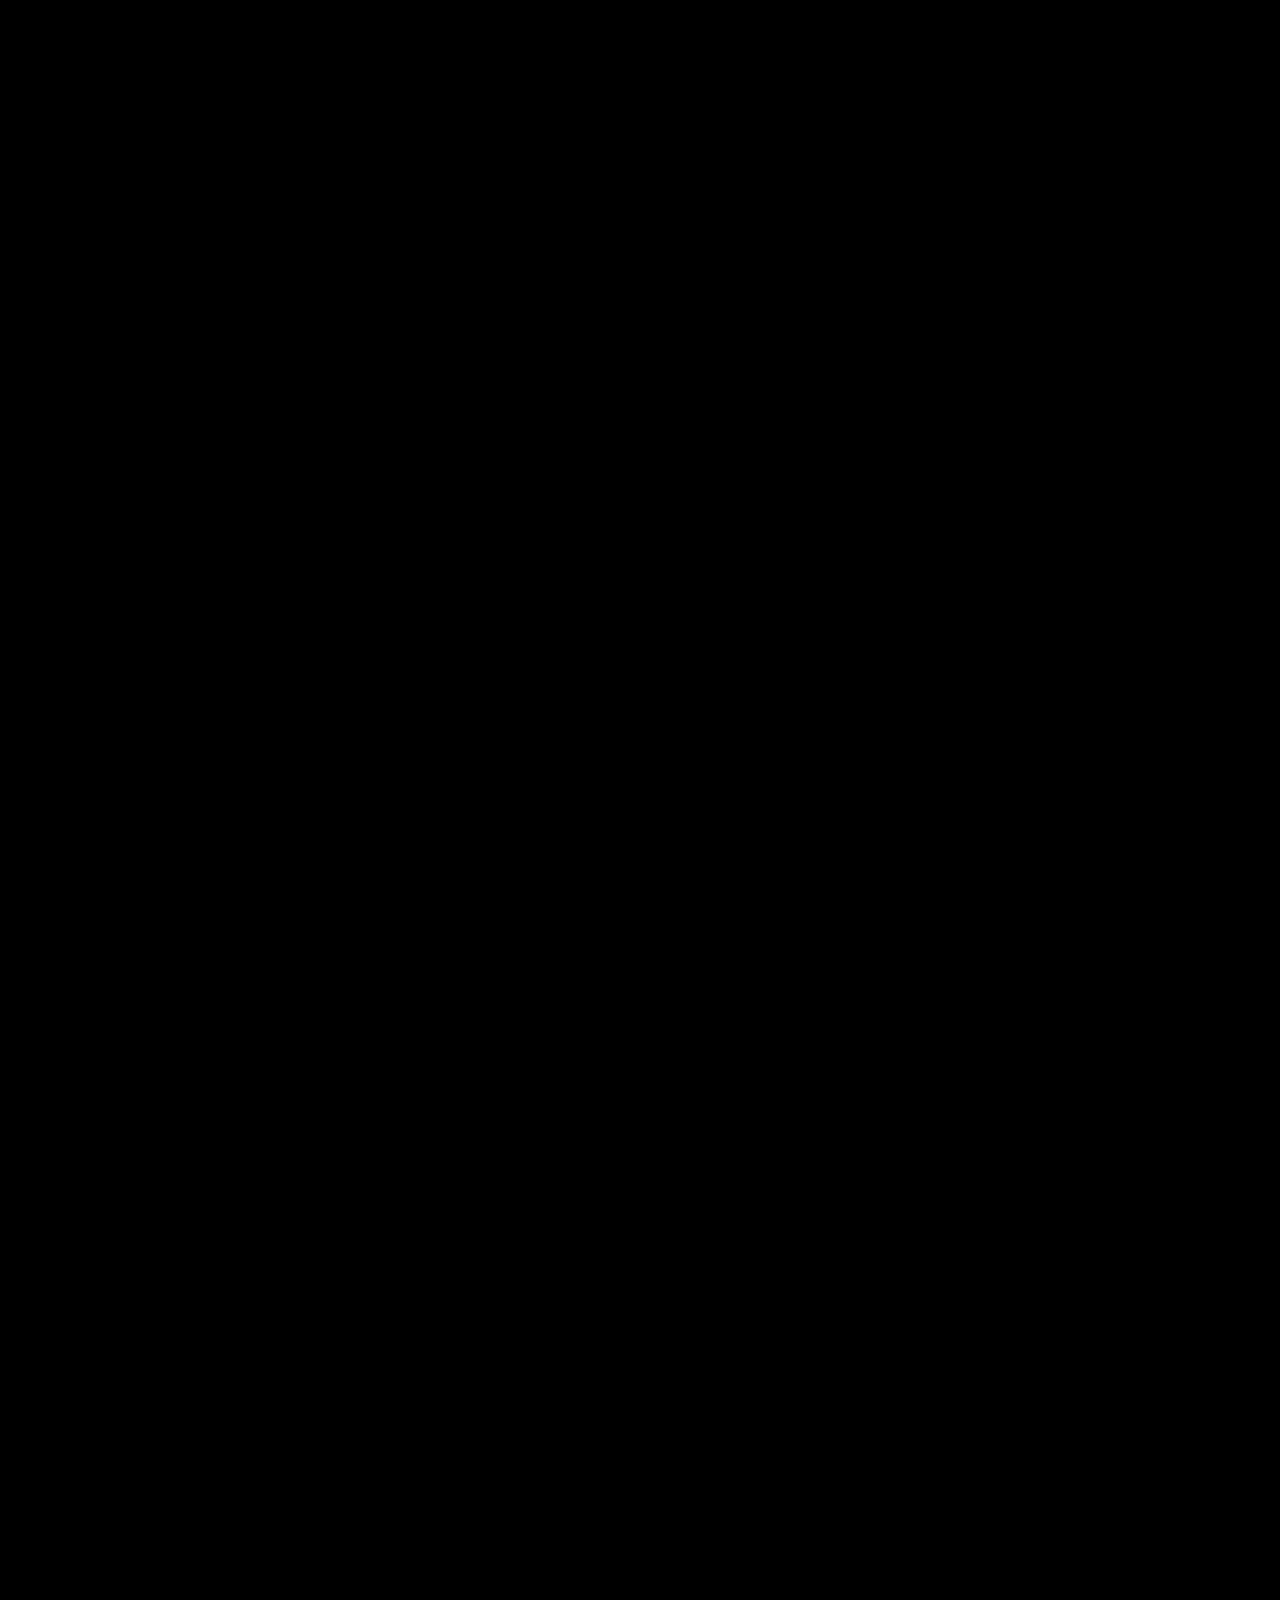
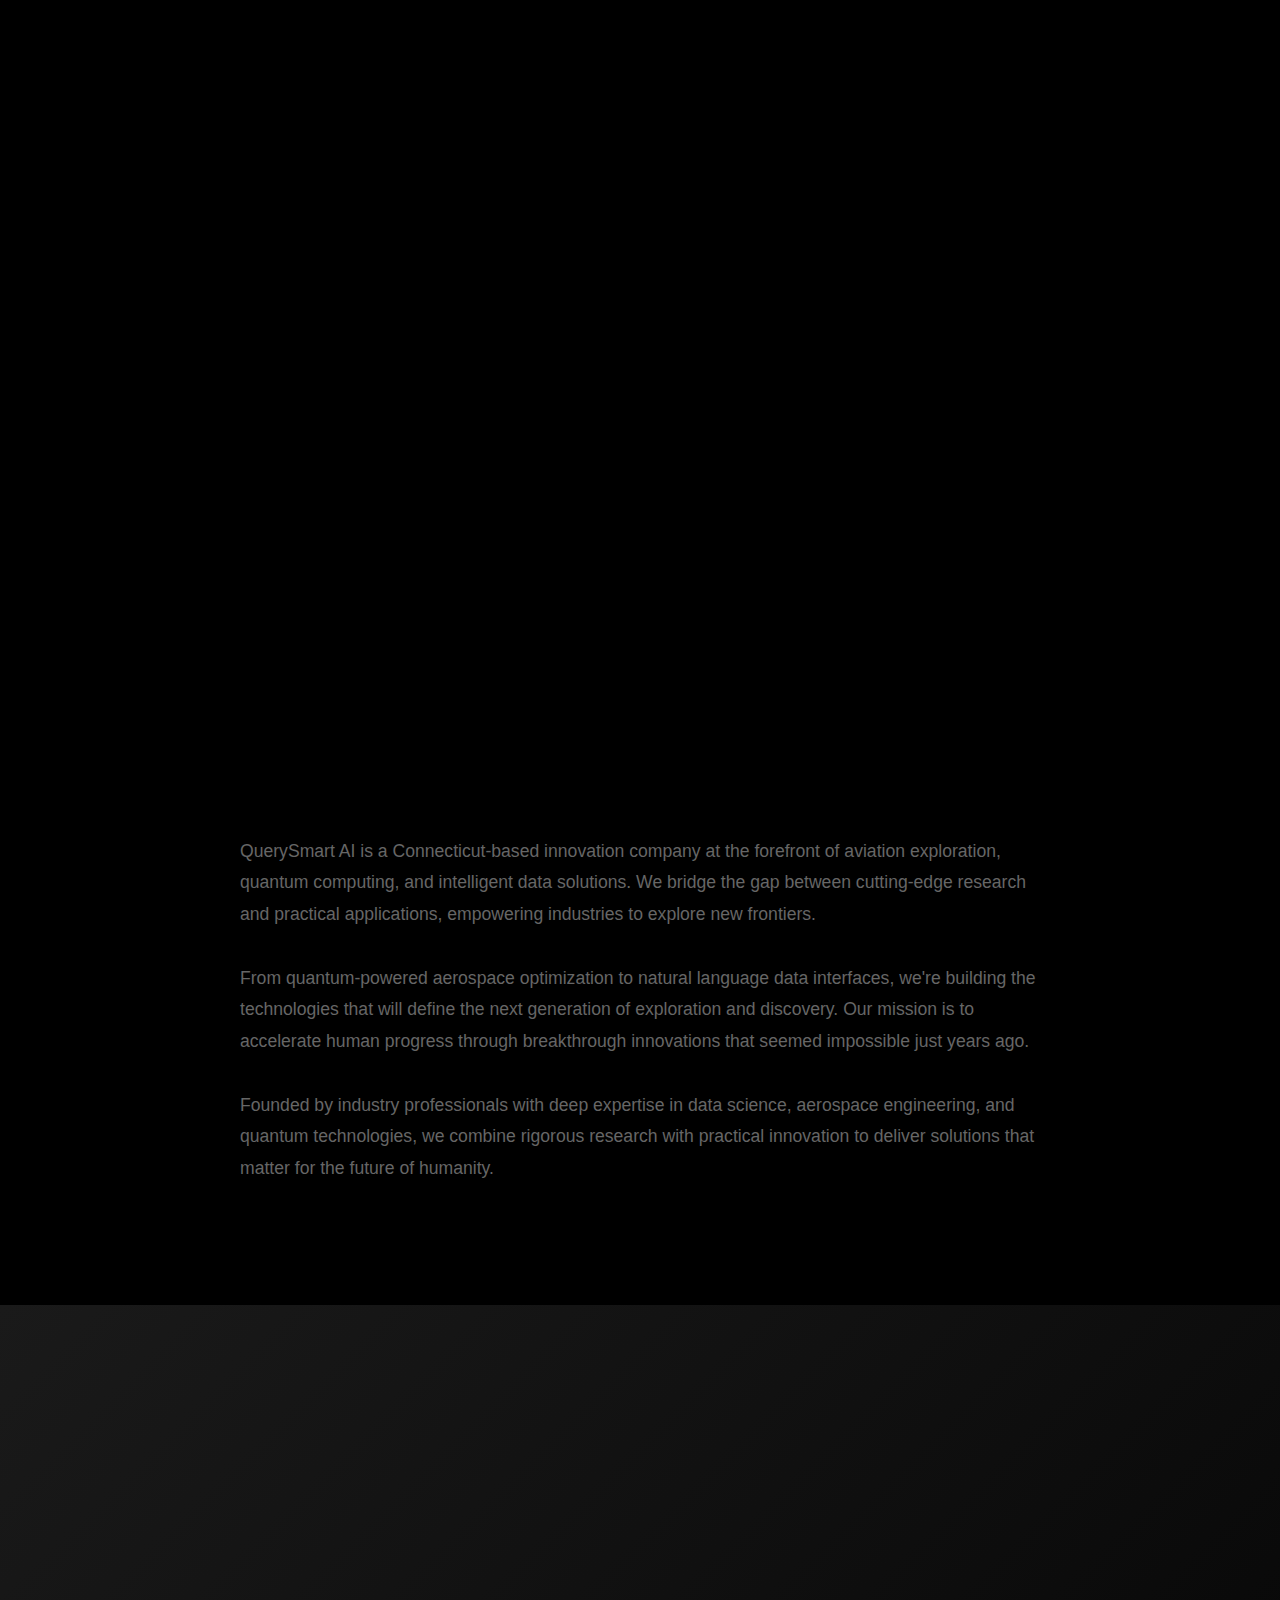
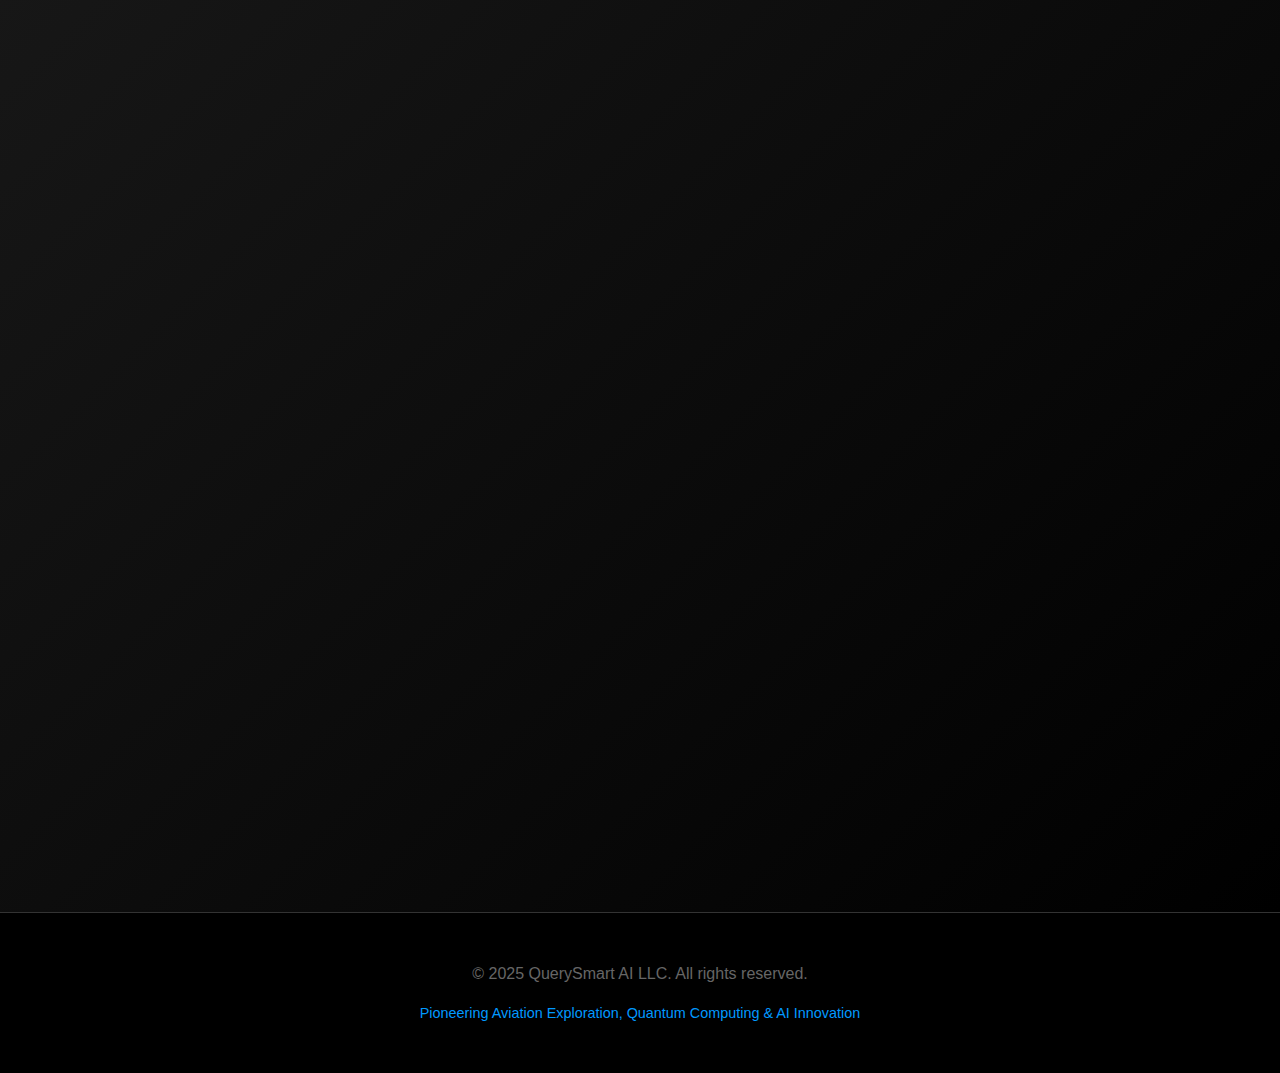
<file: index_backup_feb526.html>
<!DOCTYPE html>
<html lang="en">
<head>
  <meta charset="UTF-8">
  <meta name="viewport" content="width=device-width, initial-scale=1.0">
  <title>QSmart AI –Quantum Computing & AI Solutions</title>
  <meta name="description" content="QuerySmart AI pioneers quantum computing, and AI solutions. From natural language SQL to aerospace innovation.">
  <meta name="keywords" content="Aviation, Quantum Computing, AI, SQL, QuerySmart AI, Aerospace, Connecticut">
  <meta name="author" content="Giri Merugu">
  <link href="https://cdnjs.cloudflare.com/ajax/libs/font-awesome/6.0.0/css/all.min.css" rel="stylesheet">
  <meta name="google-site-verification" content="_PbuZap9V0tfoXmMLPaVTCLCbQtlIJ2kfu3vRv5VP4E" />
  
  <style>
    * {
      margin: 0;
      padding: 0;
      box-sizing: border-box;
    }

    :root {
      --primary-black: #000000;
      --secondary-black: #1a1a1a;
      --accent-white: #ffffff;
      --accent-blue: #0099ff;
      --text-gray: #666666;
      --border-gray: #333333;
      --success-green: #00d084;
      --error-red: #ff4444;
    }

    body {
      font-family: -apple-system, BlinkMacSystemFont, 'Segoe UI', Roboto, Oxygen, Ubuntu, Cantarell, sans-serif;
      line-height: 1.6;
      color: var(--accent-white);
      background: var(--primary-black);
      overflow-x: hidden;
    }

    /* Header - Tesla/SpaceX Style */
    .header {
      position: fixed;
      top: 0;
      width: 100%;
      z-index: 1000;
      background: rgba(0, 0, 0, 0.8);
      backdrop-filter: blur(20px);
      transition: all 0.3s ease;
      border-bottom: 1px solid var(--border-gray);
    }

    .nav {
      display: flex;
      justify-content: space-between;
      align-items: center;
      max-width: 1400px;
      margin: 0 auto;
      padding: 1rem 2rem;
    }

    .logo {
      display: flex;
      align-items: center;
      gap: 12px;
      text-decoration: none;
    }

    .logo-icon {
      width: 70px;
      height: 70px;
      border-radius: 8px;
      display: flex;
      align-items: center;
      justify-content: center;
      position: relative;
      overflow: hidden;
      background: transparent;
    }

    .logo-icon img {
      width: 100%;
      height: 100%;
      object-fit: contain;
      border-radius: 8px;
      position: relative;
      z-index: 2;
    }

    .logo-icon::before {
      content: '';
      position: absolute;
      width: 100%;
      height: 100%;
      background: linear-gradient(45deg, transparent, rgba(255,255,255,0.1), transparent);
      animation: shimmer 3s infinite;
      z-index: 1;
    }

    @keyframes shimmer {
      0% { transform: translateX(-100%); }
      100% { transform: translateX(100%); }
    }

    .logo-text {
      font-size: 1.5rem;
      font-weight: 700;
      color: var(--accent-white);
      letter-spacing: -0.5px;
    }

    .nav-menu {
      display: flex;
      list-style: none;
      gap: 3rem;
    }

    .nav-menu a {
      color: var(--accent-white);
      text-decoration: none;
      font-weight: 500;
      font-size: 0.95rem;
      letter-spacing: 0.3px;
      transition: all 0.3s ease;
      position: relative;
    }

    .nav-menu a::after {
      content: '';
      position: absolute;
      bottom: -5px;
      left: 0;
      width: 0;
      height: 2px;
      background: var(--accent-blue);
      transition: width 0.3s ease;
    }

    .nav-menu a:hover::after {
      width: 100%;
    }

    .mobile-menu {
      display: none;
      background: none;
      border: none;
      color: var(--accent-white);
      font-size: 1.5rem;
      cursor: pointer;
    }

    /* Hero Section - SpaceX Style */
    .hero {
      height: 100vh;
      background: linear-gradient(rgba(0,0,0,0.4), rgba(0,0,0,0.6)), url('https://images.unsplash.com/photo-1446776877081-d282a0f896e2?w=1920') center/cover;
      display: flex;
      align-items: center;
      justify-content: center;
      text-align: center;
      position: relative;
      overflow: hidden;
    }

    .hero::before {
      content: '';
      position: absolute;
      top: 0;
      left: 0;
      right: 0;
      bottom: 0;
      background: 
        radial-gradient(circle at 30% 20%, rgba(0, 153, 255, 0.1), transparent 50%),
        radial-gradient(circle at 80% 80%, rgba(0, 212, 255, 0.1), transparent 50%);
      animation: float 20s infinite ease-in-out;
    }

    @keyframes float {
      0%, 100% { transform: translateY(0px) rotate(0deg); }
      33% { transform: translateY(-20px) rotate(1deg); }
      66% { transform: translateY(10px) rotate(-1deg); }
    }

    .hero-content {
      max-width: 800px;
      z-index: 2;
      position: relative;
    }

    .hero-title {
      font-size: clamp(2.5rem, 8vw, 4.5rem);
      font-weight: 700;
      margin-bottom: 1.5rem;
      letter-spacing: -2px;
      line-height: 1.1;
    }

    .hero-subtitle {
      font-size: clamp(1.1rem, 3vw, 1.3rem);
      font-weight: 300;
      margin-bottom: 3rem;
      color: rgba(255, 255, 255, 0.8);
      letter-spacing: 0.5px;
    }

    .cta-buttons {
      display: flex;
      gap: 1.5rem;
      justify-content: center;
      flex-wrap: wrap;
    }

    .btn {
      padding: 15px 35px;
      border: none;
      background: var(--accent-blue);
      color: var(--accent-white);
      font-size: 0.95rem;
      font-weight: 600;
      letter-spacing: 0.5px;
      cursor: pointer;
      transition: all 0.3s ease;
      text-decoration: none;
      display: inline-flex;
      align-items: center;
      gap: 10px;
      text-transform: uppercase;
      position: relative;
      overflow: hidden;
    }

    .btn::before {
      content: '';
      position: absolute;
      top: 0;
      left: -100%;
      width: 100%;
      height: 100%;
      background: linear-gradient(90deg, transparent, rgba(255,255,255,0.2), transparent);
      transition: left 0.5s;
    }

    .btn:hover::before {
      left: 100%;
    }

    .btn:hover {
      transform: translateY(-2px);
      box-shadow: 0 10px 30px rgba(0, 153, 255, 0.4);
    }

    .btn-secondary {
      background: transparent;
      border: 2px solid var(--accent-blue);
    }

    .btn:disabled {
      opacity: 0.6;
      cursor: not-allowed;
      transform: none;
    }

    /* Scroll Indicator */
    .scroll-indicator {
      position: absolute;
      bottom: 30px;
      left: 50%;
      transform: translateX(-50%);
      animation: bounce 2s infinite;
    }

    .scroll-indicator::after {
      content: '↓';
      color: var(--accent-white);
      font-size: 2rem;
      opacity: 0.7;
    }

    @keyframes bounce {
      0%, 20%, 50%, 80%, 100% { transform: translateX(-50%) translateY(0); }
      40% { transform: translateX(-50%) translateY(-10px); }
      60% { transform: translateX(-50%) translateY(-5px); }
    }

    /* Main Sections */
    .section {
      padding: 120px 0;
      max-width: 1400px;
      margin: 0 auto;
      padding-left: 2rem;
      padding-right: 2rem;
    }

    .section-title {
      font-size: clamp(2rem, 5vw, 3rem);
      font-weight: 700;
      margin-bottom: 1rem;
      letter-spacing: -1px;
    }

    .section-subtitle {
      font-size: 1.2rem;
      color: var(--text-gray);
      margin-bottom: 4rem;
      font-weight: 300;
    }

    /* Services Grid - Tesla Style */
    .services-grid {
      display: grid;
      grid-template-columns: repeat(auto-fit, minmax(400px, 1fr));
      gap: 0;
      margin-top: 4rem;
    }

    .service-card {
      background: var(--secondary-black);
      border: 1px solid var(--border-gray);
      position: relative;
      overflow: hidden;
      transition: all 0.4s ease;
      min-height: 500px;
      display: flex;
      flex-direction: column;
      justify-content: space-between;
    }

    .service-card:hover {
      transform: translateY(-10px);
      box-shadow: 0 20px 40px rgba(0, 0, 0, 0.3);
      border-color: var(--accent-blue);
    }

    .service-hero {
      height: 300px;
      background-size: cover;
      background-position: center;
      position: relative;
    }

    .service-hero::after {
      content: '';
      position: absolute;
      top: 0;
      left: 0;
      right: 0;
      bottom: 0;
      background: linear-gradient(to bottom, rgba(0,0,0,0.2), rgba(0,0,0,0.8));
    }

    .service-content {
      padding: 2rem;
      flex-grow: 1;
      display: flex;
      flex-direction: column;
      justify-content: space-between;
    }

    .service-icon {
      font-size: 2.5rem;
      margin-bottom: 1rem;
      color: var(--accent-blue);
    }

    .service-title {
      font-size: 1.5rem;
      font-weight: 700;
      margin-bottom: 1rem;
      color: var(--accent-white);
    }

    .service-description {
      color: var(--text-gray);
      line-height: 1.7;
      margin-bottom: 2rem;
      flex-grow: 1;
    }

    .service-link {
      color: var(--accent-blue);
      text-decoration: none;
      font-weight: 600;
      display: inline-flex;
      align-items: center;
      gap: 8px;
      transition: all 0.3s ease;
    }

    .service-link:hover {
      gap: 15px;
    }

    /* Stats Section */
    .stats {
      background: var(--secondary-black);
      padding: 80px 0;
      border-top: 1px solid var(--border-gray);
      border-bottom: 1px solid var(--border-gray);
    }

    .stats-grid {
      display: grid;
      grid-template-columns: repeat(auto-fit, minmax(250px, 1fr));
      gap: 3rem;
      max-width: 1000px;
      margin: 0 auto;
      text-align: center;
    }

    .stat-item {
      padding: 2rem;
    }

    .stat-number {
      font-size: 3rem;
      font-weight: 700;
      color: var(--accent-blue);
      margin-bottom: 0.5rem;
      display: block;
    }

    .stat-label {
      font-size: 1rem;
      color: var(--text-gray);
      text-transform: uppercase;
      letter-spacing: 1px;
    }

    /* Technology Showcase */
    .tech-showcase {
      background: var(--primary-black);
    }

    .tech-grid {
      display: grid;
      grid-template-columns: repeat(auto-fit, minmax(300px, 1fr));
      gap: 2rem;
      margin-top: 4rem;
    }

    .tech-card {
      background: linear-gradient(135deg, var(--secondary-black), #2a2a2a);
      border: 1px solid var(--border-gray);
      border-radius: 12px;
      padding: 2.5rem;
      text-align: center;
      transition: all 0.4s ease;
      position: relative;
      overflow: hidden;
    }

    .tech-card::before {
      content: '';
      position: absolute;
      top: 0;
      left: 0;
      right: 0;
      height: 3px;
      background: linear-gradient(90deg, var(--accent-blue), #00d4ff);
    }

    .tech-card:hover {
      transform: translateY(-5px);
      border-color: var(--accent-blue);
      box-shadow: 0 15px 30px rgba(0, 153, 255, 0.1);
    }

    .tech-icon {
      font-size: 3rem;
      margin-bottom: 1.5rem;
      color: var(--accent-blue);
    }

    .tech-title {
      font-size: 1.3rem;
      font-weight: 700;
      margin-bottom: 1rem;
      color: var(--accent-white);
    }

    .tech-description {
      color: var(--text-gray);
      line-height: 1.6;
    }

    /* Contact Section - Enhanced */
    .contact {
      background: linear-gradient(135deg, var(--secondary-black), var(--primary-black));
      padding: 120px 0;
      text-align: center;
    }

    .contact-form {
      max-width: 600px;
      margin: 3rem auto 0;
    }

    .form-group {
      margin-bottom: 2rem;
      text-align: left;
    }

    .form-label {
      display: block;
      margin-bottom: 0.5rem;
      font-weight: 500;
      color: var(--accent-white);
      font-size: 0.9rem;
      text-transform: uppercase;
      letter-spacing: 0.5px;
    }

    .form-input, .form-textarea {
      width: 100%;
      padding: 15px 20px;
      background: var(--secondary-black);
      border: 1px solid var(--border-gray);
      color: var(--accent-white);
      font-size: 1rem;
      transition: all 0.3s ease;
      font-family: inherit;
    }

    .form-input:focus, .form-textarea:focus {
      outline: none;
      border-color: var(--accent-blue);
      box-shadow: 0 0 0 3px rgba(0, 153, 255, 0.1);
      background: rgba(26, 26, 26, 0.8);
    }

    .form-textarea {
      min-height: 120px;
      resize: vertical;
    }

    .form-input::placeholder, .form-textarea::placeholder {
      color: var(--text-gray);
      opacity: 0.8;
    }

    /* Form Status Messages */
    .form-message {
      padding: 1rem 1.5rem;
      border-radius: 8px;
      margin-bottom: 2rem;
      display: none;
      font-weight: 500;
      align-items: center;
      gap: 0.5rem;
    }

    .form-message.success {
      background: rgba(0, 208, 132, 0.1);
      border: 1px solid var(--success-green);
      color: var(--success-green);
    }

    .form-message.error {
      background: rgba(255, 68, 68, 0.1);
      border: 1px solid var(--error-red);
      color: var(--error-red);
    }

    .form-message i {
      font-size: 1.2rem;
    }

    .contact-info {
      display: flex;
      justify-content: center;
      gap: 4rem;
      margin-top: 4rem;
      flex-wrap: wrap;
    }

    .contact-item {
      display: flex;
      align-items: center;
      gap: 1rem;
    }

    .contact-item a {
      color: var(--accent-white);
      text-decoration: none;
      transition: color 0.3s ease;
    }

    .contact-item a:hover {
      color: var(--accent-blue);
    }

    /* Footer */
    .footer {
      background: var(--primary-black);
      border-top: 1px solid var(--border-gray);
      padding: 3rem 0;
      text-align: center;
    }

    .footer-content {
      max-width: 1400px;
      margin: 0 auto;
      padding: 0 2rem;
    }

    .footer-text {
      color: var(--text-gray);
      margin-bottom: 1rem;
    }

    .footer-tagline {
      color: var(--accent-blue);
      font-weight: 500;
      font-size: 0.9rem;
    }

    /* Mobile Responsiveness */
    @media (max-width: 768px) {
      .nav-menu {
        display: none;
      }
      
      .mobile-menu {
        display: block;
      }

      .hero-title {
        font-size: 2.5rem;
      }

      .services-grid {
        grid-template-columns: 1fr;
      }

      .service-card {
        min-height: 400px;
      }

      .stats-grid {
        grid-template-columns: repeat(2, 1fr);
        gap: 2rem;
      }

      .tech-grid {
        grid-template-columns: 1fr;
      }

      .contact-info {
        flex-direction: column;
        gap: 2rem;
      }

      .section {
        padding: 80px 1rem;
      }

      .nav {
        padding: 1rem;
      }
    }

    @media (max-width: 480px) {
      .stats-grid {
        grid-template-columns: 1fr;
      }

      .cta-buttons {
        flex-direction: column;
        align-items: center;
      }

      .btn {
        width: 80%;
        justify-content: center;
      }
    }

    /* Animations */
    .fade-in-up {
      opacity: 0;
      transform: translateY(50px);
      transition: all 0.8s ease;
    }

    .fade-in-up.visible {
      opacity: 1;
      transform: translateY(0);
    }

    /* Custom Scrollbar */
    ::-webkit-scrollbar {
      width: 8px;
    }

    ::-webkit-scrollbar-track {
      background: var(--primary-black);
    }

    ::-webkit-scrollbar-thumb {
      background: var(--border-gray);
      border-radius: 4px;
    }

    ::-webkit-scrollbar-thumb:hover {
      background: var(--accent-blue);
    }

    /* Additional Styles for Career Form */
    @keyframes gradient-shift {
      0%, 100% { background-position: 0% 50%; }
      50% { background-position: 100% 50%; }
    }

    .file-upload-wrapper:hover {
      border-color: var(--accent-blue) !important;
      background: rgba(0, 153, 255, 0.05) !important;
    }

    .file-upload-wrapper.dragover {
      border-color: var(--accent-blue) !important;
      background: rgba(0, 153, 255, 0.1) !important;
      transform: scale(1.02);
    }

    .careers-section .form-group input:focus,
    .careers-section .form-group select:focus,
    .careers-section .form-group textarea:focus {
      outline: none !important;
      border-color: var(--accent-blue) !important;
      box-shadow: 0 0 0 3px rgba(0, 153, 255, 0.1) !important;
      background: rgba(26, 26, 26, 0.8) !important;
    }

    .careers-section .btn:hover::before {
      left: 100% !important;
    }

    .careers-section .btn::before {
      content: '';
      position: absolute;
      top: 0;
      left: -100%;
      width: 100%;
      height: 100%;
      background: linear-gradient(90deg, transparent, rgba(255,255,255,0.2), transparent);
      transition: left 0.5s;
    }

    /* Loading Animation */
    @keyframes spin {
      0% { transform: rotate(0deg); }
      100% { transform: rotate(360deg); }
    }

    .loading {
      animation: spin 1s linear infinite;
    }

    /* Mobile Responsiveness for Careers */
    @media (max-width: 768px) {
      .careers-section .fade-in-up > div[style*="grid-template-columns"] {
        grid-template-columns: 1fr !important;
        gap: 1rem !important;
      }
      
      .careers-section .fade-in-up {
        padding: 2rem 1.5rem !important;
      }
    }
  </style>
</head>

<body>
  <header class="header" id="header">
    <nav class="nav">
      <a href="#home" class="logo">
        <div class="logo-icon">
          <img src="images/Quibits.png" alt="QuerySmart AI Logo">
        </div>
        <div class="logo-text">QuerySmart AI</div>
      </a>
      <ul class="nav-menu">
        <li><a href="#home">Home</a></li>
        <li><a href="#services">Solutions</a></li>
        <li><a href="#technology">Technology</a></li>
        <li><a href="#about">Mission</a></li>
        <li><a href="#careers">Careers</a></li>
        <li><a href="#contact">Contact</a></li>
      </ul>
      <button class="mobile-menu" id="mobile-menu">
        <i class="fas fa-bars"></i>
      </button>
    </nav>
  </header>

  <section id="home" class="hero">
    <div class="hero-content">
      <h1 class="hero-title">Pioneering the Future</h1>
      <p class="hero-subtitle">
        Advancing aviation exploration through quantum computing breakthroughs and intelligent data solutions that unlock new frontiers of discovery
      </p>
      <div class="cta-buttons">
        <a href="#services" class="btn">
          Explore Solutions
          <i class="fas fa-arrow-right"></i>
        </a>
        <a href="#technology" class="btn btn-secondary">
          View Technology
        </a>
      </div>
    </div>
    <div class="scroll-indicator"></div>
  </section>

  <section class="stats">
    <div class="stats-grid">
      <div class="stat-item fade-in-up">
        <span class="stat-number">2025</span>
        <span class="stat-label">Founded</span>
      </div>
      <div class="stat-item fade-in-up">
        <span class="stat-number">3</span>
        <span class="stat-label">Core Technologies</span>
      </div>
      <div class="stat-item fade-in-up">
        <span class="stat-number">∞</span>
        <span class="stat-label">Possibilities</span>
      </div>
      <div class="stat-item fade-in-up">
        <span class="stat-number">1</span>
        <span class="stat-label">Vision</span>
      </div>
    </div>
  </section>

  <!-- Modern Resume Upload / Careers Section -->
  <section id="careers" class="careers-section" style="padding: 120px 0; background: linear-gradient(135deg, var(--secondary-black), var(--primary-black)); position: relative; z-index: 2;">
    <div class="container" style="max-width: 800px; margin: 0 auto; padding: 0 2rem;">
      
      <!-- Header -->
      <div class="fade-in-up" style="text-align: center; margin-bottom: 3rem;">
        <h2 style="font-size: clamp(2rem, 5vw, 3rem); font-weight: 700; margin-bottom: 1rem; letter-spacing: -1px; color: var(--accent-white);">
          Join Our Mission
        </h2>
        <p style="font-size: 1.2rem; color: var(--text-gray); font-weight: 300; max-width: 500px; margin: 0 auto;">
          Ready to pioneer the future? Upload your resume and become part of our quantum leap forward.
        </p>
      </div>

      <!-- Form Messages -->
      <div class="form-message success" id="careerSuccessMessage" style="padding: 1rem 1.5rem; border-radius: 12px; margin-bottom: 2rem; display: none; font-weight: 500; align-items: center; gap: 0.5rem; background: rgba(0, 208, 132, 0.1); border: 1px solid var(--success-green); color: var(--success-green);">
        <i class="fas fa-rocket" style="font-size: 1.2rem;"></i>
        <div>
          <strong>Application Launched Successfully!</strong><br>
          Your resume has been received. We'll review it and get back to you soon.
        </div>
      </div>

      <div class="form-message error" id="careerErrorMessage" style="padding: 1rem 1.5rem; border-radius: 12px; margin-bottom: 2rem; display: none; font-weight: 500; align-items: center; gap: 0.5rem; background: rgba(255, 68, 68, 0.1); border: 1px solid var(--error-red); color: var(--error-red);">
        <i class="fas fa-exclamation-triangle" style="font-size: 1.2rem;"></i>
        <div>
          <strong>Upload Failed!</strong><br>
          Please check your file and try again, or email us directly.
        </div>
      </div>

      <!-- Career Form -->
      <div class="fade-in-up" style="background: linear-gradient(135deg, var(--secondary-black), #2a2a2a); border: 1px solid var(--border-gray); border-radius: 20px; padding: 3rem; box-shadow: 0 20px 40px rgba(0, 0, 0, 0.3); position: relative; overflow: hidden;">
        
        <!-- Animated Background -->
        <div style="position: absolute; top: 0; left: 0; right: 0; height: 4px; background: linear-gradient(90deg, var(--accent-blue), #00d4ff, var(--accent-blue)); background-size: 200% 100%; animation: gradient-shift 3s ease-in-out infinite;"></div>
        
        <form action="https://api.web3forms.com/submit" method="POST" id="careerForm" enctype="multipart/form-data">
          
          <!-- Web3Forms Configuration -->
          <input type="hidden" name="access_key" value="1d120dc4-e32f-457a-a845-71f1edd41d6c">
          <input type="hidden" name="subject" value="New Career Application - QuerySmart AI">
          <input type="hidden" name="from_name" value="QuerySmart AI Careers">
          
          <!-- Honeypot -->
          <input type="checkbox" name="botcheck" style="display: none;">
          
          <!-- Name Fields -->
          <div style="display: grid; grid-template-columns: 1fr 1fr; gap: 1.5rem; margin-bottom: 2rem;">
            <div class="form-group">
              <label style="display: block; margin-bottom: 0.5rem; font-weight: 600; color: var(--accent-white); font-size: 0.9rem; text-transform: uppercase; letter-spacing: 0.5px;">
                First Name *
              </label>
              <input type="text" name="first_name" required 
                     style="width: 100%; padding: 15px 20px; background: var(--primary-black); border: 2px solid var(--border-gray); color: var(--accent-white); font-size: 1rem; border-radius: 12px; transition: all 0.3s ease; font-family: inherit;"
                     placeholder="John">
            </div>
            
            <div class="form-group">
              <label style="display: block; margin-bottom: 0.5rem; font-weight: 600; color: var(--accent-white); font-size: 0.9rem; text-transform: uppercase; letter-spacing: 0.5px;">
                Last Name *
              </label>
              <input type="text" name="last_name" required 
                     style="width: 100%; padding: 15px 20px; background: var(--primary-black); border: 2px solid var(--border-gray); color: var(--accent-white); font-size: 1rem; border-radius: 12px; transition: all 0.3s ease; font-family: inherit;"
                     placeholder="Doe">
            </div>
          </div>

          <!-- Contact Fields -->
          <div style="display: grid; grid-template-columns: 1fr 1fr; gap: 1.5rem; margin-bottom: 2rem;">
            <div class="form-group">
              <label style="display: block; margin-bottom: 0.5rem; font-weight: 600; color: var(--accent-white); font-size: 0.9rem; text-transform: uppercase; letter-spacing: 0.5px;">
                Email Address *
              </label>
              <input type="email" name="email" required 
                     style="width: 100%; padding: 15px 20px; background: var(--primary-black); border: 2px solid var(--border-gray); color: var(--accent-white); font-size: 1rem; border-radius: 12px; transition: all 0.3s ease; font-family: inherit;"
                     placeholder="you@company.com">
            </div>
            
            <div class="form-group">
              <label style="display: block; margin-bottom: 0.5rem; font-weight: 600; color: var(--accent-white); font-size: 0.9rem; text-transform: uppercase; letter-spacing: 0.5px;">
                Phone Number *
              </label>
              <input type="tel" name="phone" required 
                     style="width: 100%; padding: 15px 20px; background: var(--primary-black); border: 2px solid var(--border-gray); color: var(--accent-white); font-size: 1rem; border-radius: 12px; transition: all 0.3s ease; font-family: inherit;"
                     placeholder="+1 (555) 123-4567">
            </div>
          </div>

          <!-- Position Interest -->
          <div class="form-group" style="margin-bottom: 2rem;">
            <label style="display: block; margin-bottom: 0.5rem; font-weight: 600; color: var(--accent-white); font-size: 0.9rem; text-transform: uppercase; letter-spacing: 0.5px;">
              Position of Interest
            </label>
            <select name="position" 
                    style="width: 100%; padding: 15px 20px; background: var(--primary-black); border: 2px solid var(--border-gray); color: var(--accent-white); font-size: 1rem; border-radius: 12px; transition: all 0.3s ease; font-family: inherit;">
              <option value="">Select a position...</option>
              <option value="Quantum Computing Engineer">Quantum Computing Engineer</option>
              <option value="Aerospace Engineer">Aerospace Engineer</option>
              <option value="AI/ML Engineer">AI/ML Engineer</option>
              <option value="Data Scientist">Data Scientist</option>
              <option value="Software Developer">Software Developer</option>
              <option value="Research Scientist">Research Scientist</option>
              <option value="Other">Other</option>
            </select>
          </div>

          <!-- File Upload -->
          <div class="form-group" style="margin-bottom: 2rem;">
            <label style="display: block; margin-bottom: 1rem; font-weight: 600; color: var(--accent-white); font-size: 0.9rem; text-transform: uppercase; letter-spacing: 0.5px;">
              Upload Resume *
              <span style="font-size: 0.8rem; color: var(--text-gray); text-transform: none; font-weight: 400; display: block; margin-top: 0.25rem;">
                PDF, DOC, or DOCX • Max 5MB
              </span>
            </label>
            
            <div class="file-upload-wrapper" style="position: relative; border: 2px dashed var(--border-gray); border-radius: 12px; padding: 2rem; text-align: center; transition: all 0.3s ease; background: var(--primary-black);">
              <input type="file" name="attachment" id="resume-upload" accept=".pdf,.doc,.docx" required 
                     style="position: absolute; top: 0; left: 0; width: 100%; height: 100%; opacity: 0; cursor: pointer;">
              
              <div class="upload-content">
                <i class="fas fa-cloud-upload-alt" style="font-size: 3rem; color: var(--accent-blue); margin-bottom: 1rem;"></i>
                <p style="font-size: 1.1rem; color: var(--accent-white); margin-bottom: 0.5rem; font-weight: 600;">
                  Drag & drop your resume here
                </p>
                <p style="color: var(--text-gray); font-size: 0.9rem;">
                  or <span style="color: var(--accent-blue); text-decoration: underline;">click to browse</span>
                </p>
                <div class="file-info" id="file-info" style="margin-top: 1rem; display: none;">
                  <i class="fas fa-file-pdf" style="color: var(--accent-blue); margin-right: 0.5rem;"></i>
                  <span id="file-name" style="color: var(--accent-white);"></span>
                  <button type="button" class="remove-file" id="remove-file" style="margin-left: 1rem; background: none; border: none; color: var(--error-red); cursor: pointer;">
                    <i class="fas fa-times"></i>
                  </button>
                </div>
              </div>
            </div>
          </div>

          <!-- Cover Letter -->
          <div class="form-group" style="margin-bottom: 2rem;">
            <label style="display: block; margin-bottom: 0.5rem; font-weight: 600; color: var(--accent-white); font-size: 0.9rem; text-transform: uppercase; letter-spacing: 0.5px;">
              Why QuerySmart AI?
              <span style="font-size: 0.8rem; color: var(--text-gray); text-transform: none; font-weight: 400;">(Optional)</span>
            </label>
            <textarea name="cover_letter" rows="4" 
                      style="width: 100%; padding: 15px 20px; background: var(--primary-black); border: 2px solid var(--border-gray); color: var(--accent-white); font-size: 1rem; border-radius: 12px; transition: all 0.3s ease; font-family: inherit; resize: vertical;"
                      placeholder="Tell us what excites you about joining our mission to pioneer the future..."></textarea>
          </div>

          <!-- Submit Button -->
          <button type="submit" class="btn" id="careerSubmitBtn" 
                  style="width: 100%; padding: 18px 35px; border: none; background: var(--accent-blue); color: var(--accent-white); font-size: 1.1rem; font-weight: 600; letter-spacing: 0.5px; cursor: pointer; transition: all 0.3s ease; text-decoration: none; display: inline-flex; align-items: center; justify-content: center; gap: 10px; text-transform: uppercase; position: relative; overflow: hidden; border-radius: 12px;">
            <span id="careerSubmitText">Launch Application</span>
            <i class="fas fa-rocket" id="careerSubmitIcon"></i>
          </button>

        </form>
      </div>

      <!-- Contact Info -->
      <div class="fade-in-up" style="text-align: center; margin-top: 3rem; padding-top: 2rem; border-top: 1px solid var(--border-gray);">
        <p style="color: var(--text-gray); margin-bottom: 1rem;">
          Have questions about opportunities?
        </p>
        <a href="mailto:contact@querysmartaillc.com" style="color: var(--accent-blue); text-decoration: none; font-weight: 600; display: inline-flex; align-items: center; gap: 0.5rem; transition: all 0.3s ease;">
          <i class="fas fa-envelope"></i>
          contact@querysmartaillc.com
        </a>
      </div>
    </div>
  </section>

  <section id="services" class="section">
    <div class="fade-in-up">
      <h2 class="section-title">Revolutionary Solutions</h2>
      <p class="section-subtitle">Three pillars of innovation driving the future of exploration and technology</p>
    </div>
    
    <div class="services-grid">
      <div class="service-card fade-in-up">
        <div class="service-hero" style="background-image: url('https://images.unsplash.com/photo-1614064641938-9c84e1f8da8f?w=800');"></div>
        <div class="service-content">
          <div class="service-icon">⚛️</div>
          <h3 class="service-title">Quantum Computing</h3>
          <p class="service-description">
            Advanced quantum algorithms and simulation platforms designed for aerospace optimization, complex data processing, and next-generation computing challenges that push the boundaries of what's possible.
          </p>
          <a href="#contact" class="service-link">
            Learn More
            <i class="fas fa-arrow-right"></i>
          </a>
        </div>
      </div>

      <div class="service-card fade-in-up">
        <div class="service-hero" style="background-image: url('https://images.unsplash.com/photo-1502877338535-766e1452684a?w=800');"></div>
        <div class="service-content">
          <div class="service-icon">🚀</div>
          <h3 class="service-title">Aviation Exploration</h3>
          <p class="service-description">
            Revolutionary flight optimization systems, precision equipment manufacturing, and advanced sensing technologies for aerospace and space exploration missions that define the future of flight.
          </p>
          <a href="#contact" class="service-link">
            Explore Solutions
            <i class="fas fa-arrow-right"></i>
          </a>
        </div>
      </div>

      <div class="service-card fade-in-up">
        <div class="service-hero" style="background-image: url('https://images.unsplash.com/photo-1677442136019-21780ecad995?w=800');"></div>
        <div class="service-content">
          <div class="service-icon">🧠</div>
          <h3 class="service-title">AI Intelligence</h3>
          <p class="service-description">
            Natural language to SQL conversion, predictive analytics, machine learning automation, and intelligent data processing solutions that democratize access to complex information systems.
          </p>
          <a href="#contact" class="service-link">
            Get Started
            <i class="fas fa-arrow-right"></i>
          </a>
        </div>
      </div>
    </div>
  </section>

  <section id="technology" class="section tech-showcase">
    <div class="fade-in-up">
      <h2 class="section-title">Advanced Technologies</h2>
      <p class="section-subtitle">Cutting-edge innovations powering the next generation of exploration</p>
    </div>

    <div class="tech-grid">
      <div class="tech-card fade-in-up">
        <div class="tech-icon">🔍</div>
        <h3 class="tech-title">NLtoSQL-AI</h3>
        <p class="tech-description">
          Convert natural language queries into SQL using advanced language models. Democratizing database access for non-technical users.
        </p>
      </div>

      <div class="tech-card fade-in-up">
        <div class="tech-icon">🛰️</div>
        <h3 class="tech-title">Quantum Sensors</h3>
        <p class="tech-description">
          Ultra-precise quantum sensing technologies for navigation, exploration, and measurement applications in extreme environments.
        </p>
      </div>

      <div class="tech-card fade-in-up">
        <div class="tech-icon">⚡</div>
        <h3 class="tech-title">Flight Optimization</h3>
        <p class="tech-description">
          AI-powered flight path optimization algorithms that maximize efficiency, safety, and performance across all mission profiles.
        </p>
      </div>

      <div class="tech-card fade-in-up">
        <div class="tech-icon">🔬</div>
        <h3 class="tech-title">Materials Engineering</h3>
        <p class="tech-description">
          Advanced materials research and precision manufacturing techniques for next-generation aerospace applications.
        </p>
      </div>

      <div class="tech-card fade-in-up">
        <div class="tech-icon">📊</div>
        <h3 class="tech-title">Predictive Analytics</h3>
        <p class="tech-description">
          Machine learning models for predictive maintenance, performance optimization, and intelligent decision-making systems.
        </p>
      </div>

      <div class="tech-card fade-in-up">
        <div class="tech-icon">🌌</div>
        <h3 class="tech-title">Space Systems</h3>
        <p class="tech-description">
          Integrated systems for lunar and planetary exploration missions, combining quantum computing and advanced aerospace technologies.
        </p>
      </div>
    </div>
  </section>

  <section id="about" class="section">
    <div class="fade-in-up">
      <h2 class="section-title">Our Mission</h2>
      <p class="section-subtitle">Pushing the boundaries of what's possible through innovation and excellence</p>
    </div>
    
    <div style="max-width: 800px; margin: 0 auto; font-size: 1.1rem; line-height: 1.8; color: var(--text-gray);">
      <p style="margin-bottom: 2rem;">
        QuerySmart AI is a Connecticut-based innovation company at the forefront of aviation exploration, quantum computing, and intelligent data solutions. We bridge the gap between cutting-edge research and practical applications, empowering industries to explore new frontiers.
      </p>
      <p style="margin-bottom: 2rem;">
        From quantum-powered aerospace optimization to natural language data interfaces, we're building the technologies that will define the next generation of exploration and discovery. Our mission is to accelerate human progress through breakthrough innovations that seemed impossible just years ago.
      </p>
      <p>
        Founded by industry professionals with deep expertise in data science, aerospace engineering, and quantum technologies, we combine rigorous research with practical innovation to deliver solutions that matter for the future of humanity.
      </p>
    </div>
  </section>

  <section id="contact" class="contact">
    <div class="fade-in-up">
      <h2 class="section-title">Ready for Launch</h2>
      <p class="section-subtitle">Join us in shaping the future of exploration and technology</p>
    </div>

    <!-- Success Message -->
    <div class="form-message success" id="successMessage">
      <i class="fas fa-check-circle"></i>
      <div>
        <strong>Mission Control Confirmed!</strong><br>
        Thank you for reaching out. We'll get back to you within 24 hours.
      </div>
    </div>

    <!-- Error Message -->
    <div class="form-message error" id="errorMessage">
      <i class="fas fa-exclamation-triangle"></i>
      <div>
        <strong>Houston, We Have a Problem!</strong><br>
        Please try again or contact us directly at contact@querysmartaillc.com
      </div>
    </div>

    <!-- Enhanced Contact Form with Web3Forms -->
    <form action="https://api.web3forms.com/submit" method="POST" class="contact-form fade-in-up" id="contactForm">
      <!-- Web3Forms Configuration -->
      <input type="hidden" name="access_key" value="YOUR_WEB3FORMS_ACCESS_KEY">
      <input type="hidden" name="subject" value="New Mission Inquiry - QuerySmart AI">
      <input type="hidden" name="from_name" value="QuerySmart AI Website">
      <input type="hidden" name="redirect" value="https://querysmartaillc.com#contact">
      
      <!-- Honeypot for spam protection -->
      <input type="checkbox" name="botcheck" style="display: none;">

      <div class="form-group">
        <label for="name" class="form-label">Full Name</label>
        <input type="text" id="name" name="name" class="form-input" required>
      </div>
      
      <div class="form-group">
        <label for="email" class="form-label">Email Address</label>
        <input type="email" id="email" name="email" class="form-input" required>
      </div>

      <div class="form-group">
        <label for="phone" class="form-label">Phone Number</label>
        <input type="tel" id="phone" name="phone" class="form-input" placeholder="Optional: +1 (123) 456-7890">
      </div>
      
      <div class="form-group">
        <label for="company" class="form-label">Organization</label>
        <input type="text" id="company" name="company" class="form-input" placeholder="Your company or organization">
      </div>
      
      <div class="form-group">
        <label for="message" class="form-label">Project Details</label>
        <textarea id="message" name="message" class="form-textarea" required placeholder="Tell us about your vision and how we can help bring it to reality..."></textarea>
      </div>
      
      <button type="submit" class="btn" id="submitBtn">
        <span id="submitText">Send Message</span>
        <i class="fas fa-rocket" id="submitIcon"></i>
      </button>
    </form>

    <div class="contact-info fade-in-up">
      <div class="contact-item">
        <i class="fas fa-envelope" style="color: var(--accent-blue);"></i>
        <a href="mailto:contact@querysmartaillc.com">contact@querysmartaillc.com</a>
      </div>
      <div class="contact-item">
        <i class="fas fa-map-marker-alt" style="color: var(--accent-blue);"></i>
        <span>Connecticut, USA</span>
      </div>
      <div class="contact-item">
        <i class="fab fa-github" style="color: var(--accent-blue);"></i>
        <a href="https://github.com/Girim9912/" target="_blank">GitHub</a>
      </div>
    </div>
  </section>

  <footer class="footer">
    <div class="footer-content">
      <p class="footer-text">&copy; 2025 QuerySmart AI LLC. All rights reserved.</p>
      <p class="footer-tagline">Pioneering Aviation Exploration, Quantum Computing & AI Innovation</p>
    </div>
  </footer>

  <script>
    // Career Form Handling - Fixed Version
    const careerForm = document.getElementById('careerForm');
    const careerSubmitBtn = document.getElementById('careerSubmitBtn');
    const careerSubmitText = document.getElementById('careerSubmitText');
    const careerSubmitIcon = document.getElementById('careerSubmitIcon');
    const careerSuccessMessage = document.getElementById('careerSuccessMessage');
    const careerErrorMessage = document.getElementById('careerErrorMessage');
    
    // File upload elements
    const fileUpload = document.getElementById('resume-upload');
    const fileInfo = document.getElementById('file-info');
    const fileName = document.getElementById('file-name');
    const removeFile = document.getElementById('remove-file');
    const fileWrapper = document.querySelector('.file-upload-wrapper');

    // File upload handling
    if (fileUpload) {
      fileUpload.addEventListener('change', function(e) {
        const file = e.target.files[0];
        if (file) {
          if (file.size > 5 * 1024 * 1024) { // 5MB limit
            alert('File size must be less than 5MB. Please choose a smaller file.');
            fileUpload.value = '';
            return;
          }
          
          // Valid file types
          const validTypes = ['application/pdf', 'application/msword', 'application/vnd.openxmlformats-officedocument.wordprocessingml.document'];
          if (!validTypes.includes(file.type)) {
            alert('Please upload only PDF, DOC, or DOCX files.');
            fileUpload.value = '';
            return;
          }
          
          // Show file info
          if (fileName) fileName.textContent = file.name;
          if (fileInfo) fileInfo.style.display = 'block';
          
          // Hide upload text
          const uploadText = document.querySelector('.upload-text');
          const uploadSubtext = document.querySelector('.upload-subtext');
          if (uploadText) uploadText.style.display = 'none';
          if (uploadSubtext) uploadSubtext.style.display = 'none';
        }
      });
    }

    // Remove file functionality
    if (removeFile) {
      removeFile.addEventListener('click', function() {
        if (fileUpload) fileUpload.value = '';
        if (fileInfo) fileInfo.style.display = 'none';
        
        // Show upload text again
        const uploadText = document.querySelector('.upload-text');
        const uploadSubtext = document.querySelector('.upload-subtext');
        if (uploadText) uploadText.style.display = 'block';
        if (uploadSubtext) uploadSubtext.style.display = 'block';
      });
    }

    // Drag and drop functionality
    if (fileWrapper) {
      fileWrapper.addEventListener('dragover', function(e) {
        e.preventDefault();
        e.stopPropagation();
        this.classList.add('dragover');
      });

      fileWrapper.addEventListener('dragleave', function(e) {
        e.preventDefault();
        e.stopPropagation();
        this.classList.remove('dragover');
      });

      fileWrapper.addEventListener('drop', function(e) {
        e.preventDefault();
        e.stopPropagation();
        this.classList.remove('dragover');
        
        const files = e.dataTransfer.files;
        if (files.length > 0 && fileUpload) {
          fileUpload.files = files;
          fileUpload.dispatchEvent(new Event('change', { bubbles: true }));
        }
      });
    }

    // Career form submission
    if (careerForm) {
      careerForm.addEventListener('submit', async function(e) {
        e.preventDefault();
        
        console.log('Career form submitted'); // Debug log
        
        // Hide previous messages
        if (careerSuccessMessage) careerSuccessMessage.style.display = 'none';
        if (careerErrorMessage) careerErrorMessage.style.display = 'none';
        
        // Validate required fields
        const firstName = careerForm.querySelector('[name="first_name"]').value.trim();
        const lastName = careerForm.querySelector('[name="last_name"]').value.trim();
        const email = careerForm.querySelector('[name="email"]').value.trim();
        const phone = careerForm.querySelector('[name="phone"]').value.trim();
        const resume = careerForm.querySelector('[name="attachment"]').files[0];
        
        if (!firstName || !lastName || !email || !phone || !resume) {
          if (careerErrorMessage) {
            careerErrorMessage.querySelector('div div').innerHTML = '<strong>Missing Information!</strong><br>Please fill in all required fields and upload your resume.';
            careerErrorMessage.style.display = 'flex';
          }
          return;
        }
        
        // Show loading state
        if (careerSubmitBtn) {
          careerSubmitBtn.disabled = true;
          if (careerSubmitText) careerSubmitText.textContent = 'Uploading...';
          if (careerSubmitIcon) careerSubmitIcon.className = 'fas fa-spinner loading';
        }
        
        try {
          const formData = new FormData(careerForm);
          
          // Add additional data
          formData.append('timestamp', new Date().toLocaleString());
          formData.append('source', 'QuerySmart AI Careers Page');
          formData.append('form_type', 'Career Application');
          
          console.log('Sending form data to Web3Forms...'); // Debug log
          
          const response = await fetch('https://api.web3forms.com/submit', {
            method: 'POST',
            body: formData
          });

          console.log('Response status:', response.status); // Debug log
          
          const data = await response.json();
          console.log('Response data:', data); // Debug log

          if (data.success) {
            if (careerSuccessMessage) {
              careerSuccessMessage.style.display = 'flex';
              careerSuccessMessage.scrollIntoView({ 
                behavior: 'smooth', 
                block: 'center' 
              });
            }
            
            // Reset form
            careerForm.reset();
            if (fileInfo) fileInfo.style.display = 'none';
            const uploadText = document.querySelector('.upload-text');
            const uploadSubtext = document.querySelector('.upload-subtext');
            if (uploadText) uploadText.style.display = 'block';
            if (uploadSubtext) uploadSubtext.style.display = 'block';
            
          } else {
            throw new Error(data.message || 'Application submission failed');
          }
          
        } catch (error) {
          console.error('Career form submission error:', error);
          
          if (careerErrorMessage) {
            careerErrorMessage.style.display = 'flex';
            careerErrorMessage.scrollIntoView({ 
              behavior: 'smooth', 
              block: 'center' 
            });
          }
          
        } finally {
          // Reset button state
          if (careerSubmitBtn) {
            careerSubmitBtn.disabled = false;
            if (careerSubmitText) careerSubmitText.textContent = 'Launch Application';
            if (careerSubmitIcon) careerSubmitIcon.className = 'fas fa-rocket';
          }
        }
      });
    } else {
      console.error('Career form not found!'); // Debug log
    }
    const contactForm = document.getElementById('contactForm');
    const submitBtn = document.getElementById('submitBtn');
    const submitText = document.getElementById('submitText');
    const submitIcon = document.getElementById('submitIcon');
    const successMessage = document.getElementById('successMessage');
    const errorMessage = document.getElementById('errorMessage');

    // Form submission handling
    if (contactForm) {
      contactForm.addEventListener('submit', async function(e) {
        e.preventDefault();
        
        // Hide previous messages
        successMessage.style.display = 'none';
        errorMessage.style.display = 'none';
        
        // Show loading state
        submitBtn.disabled = true;
        submitText.textContent = 'Launching...';
        submitIcon.className = 'fas fa-spinner loading';
        
        try {
          const formData = new FormData(contactForm);
          
          // Add timestamp and source
          formData.append('timestamp', new Date().toLocaleString());
          formData.append('source', 'QuerySmart AI Website');
          
          const response = await fetch('https://api.web3forms.com/submit', {
            method: 'POST',
            body: formData
          });

          const data = await response.json();

          if (data.success) {
            successMessage.style.display = 'flex';
            contactForm.reset();
            
            // Scroll to success message
            successMessage.scrollIntoView({ 
              behavior: 'smooth', 
              block: 'center' 
            });
            
            // Track success (if you have analytics)
            if (typeof gtag !== 'undefined') {
              gtag('event', 'form_submit', {
                event_category: 'Contact',
                event_label: 'Contact Form Success'
              });
            }
          } else {
            throw new Error(data.message || 'Form submission failed');
          }
        } catch (error) {
          console.error('Form submission error:', error);
          errorMessage.style.display = 'flex';
          
          // Scroll to error message
          errorMessage.scrollIntoView({ 
            behavior: 'smooth', 
            block: 'center' 
          });
          
          // Track error (if you have analytics)
          if (typeof gtag !== 'undefined') {
            gtag('event', 'form_error', {
              event_category: 'Contact',
              event_label: 'Contact Form Error'
            });
          }
        } finally {
          submitBtn.disabled = false;
          submitText.textContent = 'Send Message';
          submitIcon.className = 'fas fa-rocket';
        }
      });
    }

    // Smooth scrolling for navigation links
    document.querySelectorAll('a[href^="#"]').forEach(anchor => {
      anchor.addEventListener('click', function (e) {
        e.preventDefault();
        const target = document.querySelector(this.getAttribute('href'));
        if (target) {
          target.scrollIntoView({
            behavior: 'smooth',
            block: 'start'
          });
        }
      });
    });

    // Header background change on scroll
    window.addEventListener('scroll', () => {
      const header = document.getElementById('header');
      if (window.scrollY > 100) {
        header.style.background = 'rgba(0, 0, 0, 0.95)';
      } else {
        header.style.background = 'rgba(0, 0, 0, 0.8)';
      }
    });

    // Intersection Observer for fade-in animations
    const observerOptions = {
      threshold: 0.1,
      rootMargin: '0px 0px -50px 0px'
    };

    const observer = new IntersectionObserver((entries) => {
      entries.forEach(entry => {
        if (entry.isIntersecting) {
          entry.target.classList.add('visible');
        }
      });
    }, observerOptions);

    // Observe all elements with fade-in-up class
    document.querySelectorAll('.fade-in-up').forEach(el => {
      observer.observe(el);
    });

    // Counter animation for stats
    const animateCounters = () => {
      const counters = document.querySelectorAll('.stat-number');
      const speed = 200; // The lower the slower

      counters.forEach(counter => {
        if (counter.textContent === '∞') return; // Skip infinity symbol
        
        const target = parseInt(counter.getAttribute('data-target') || counter.textContent);
        const count = parseInt(counter.textContent);
        const inc = target / speed;

        if (count < target) {
          counter.textContent = Math.ceil(count + inc);
          setTimeout(() => animateCounters(), 1);
        } else {
          counter.textContent = target;
        }
      });
    };

    // Trigger counter animation when stats section is visible
    const statsObserver = new IntersectionObserver((entries) => {
      entries.forEach(entry => {
        if (entry.isIntersecting) {
          // Set data targets for counters
          const statNumbers = entry.target.querySelectorAll('.stat-number');
          statNumbers.forEach((stat, index) => {
            const values = ['2025', '3', '∞', '1'];
            if (stat.textContent !== '∞') {
              stat.setAttribute('data-target', values[index]);
              stat.textContent = '0';
            }
          });
          setTimeout(animateCounters, 500);
          statsObserver.unobserve(entry.target);
        }
      });
    }, { threshold: 0.5 });

    const statsSection = document.querySelector('.stats');
    if (statsSection) {
      statsObserver.observe(statsSection);
    }

    // Mobile menu toggle
    const mobileMenuBtn = document.getElementById('mobile-menu');
    const navMenu = document.querySelector('.nav-menu');
    
    if (mobileMenuBtn && navMenu) {
      mobileMenuBtn.addEventListener('click', () => {
        navMenu.style.display = navMenu.style.display === 'flex' ? 'none' : 'flex';
        navMenu.style.position = 'absolute';
        navMenu.style.top = '100%';
        navMenu.style.left = '0';
        navMenu.style.right = '0';
        navMenu.style.background = 'rgba(0, 0, 0, 0.95)';
        navMenu.style.flexDirection = 'column';
        navMenu.style.padding = '2rem';
        navMenu.style.gap = '1rem';
      });
    }

    // Service card hover effects
    document.querySelectorAll('.service-card').forEach(card => {
      card.addEventListener('mouseenter', function() {
        this.style.transform = 'translateY(-10px) scale(1.02)';
      });
      
      card.addEventListener('mouseleave', function() {
        this.style.transform = 'translateY(0) scale(1)';
      });
    });

    // Tech card stagger animation
    document.querySelectorAll('.tech-card').forEach((card, index) => {
      card.style.animationDelay = `${index * 0.1}s`;
    });

    // Parallax effect for hero section
    window.addEventListener('scroll', () => {
      const scrolled = window.pageYOffset;
      const hero = document.querySelector('.hero');
      if (hero) {
        const rate = scrolled * -0.5;
        hero.style.transform = `translateY(${rate}px)`;
      }
    });

    // Smooth reveal animation for service cards
    const serviceCards = document.querySelectorAll('.service-card');
    const serviceObserver = new IntersectionObserver((entries) => {
      entries.forEach((entry, index) => {
        if (entry.isIntersecting) {
          setTimeout(() => {
            entry.target.style.opacity = '1';
            entry.target.style.transform = 'translateY(0)';
          }, index * 200);
        }
      });
    }, { threshold: 0.2 });

    serviceCards.forEach(card => {
      card.style.opacity = '0';
      card.style.transform = 'translateY(50px)';
      card.style.transition = 'all 0.6s ease';
      serviceObserver.observe(card);
    });

    // Add loading state for external resources
    window.addEventListener('load', () => {
      document.body.classList.add('loaded');
      
      // Add subtle entrance animations
      const hero = document.querySelector('.hero-content');
      if (hero) {
        hero.style.opacity = '1';
        hero.style.transform = 'translateY(0)';
      }
    });

    // Performance optimization: Reduce animations on mobile
    const prefersReducedMotion = window.matchMedia('(prefers-reduced-motion: reduce)');
    if (prefersReducedMotion.matches) {
      document.documentElement.style.setProperty('--animation-duration', '0s');
    }

    // Add subtle floating animation to logo
    const logoIcon = document.querySelector('.logo-icon');
    if (logoIcon) {
      setInterval(() => {
        logoIcon.style.transform = `translateY(${Math.sin(Date.now() / 1000) * 2}px)`;
      }, 16);
    }

    // Keyboard navigation support
    document.addEventListener('keydown', (e) => {
      if (e.key === 'Tab') {
        document.body.classList.add('keyboard-navigation');
      }
    });

    document.addEventListener('mousedown', () => {
      document.body.classList.remove('keyboard-navigation');
    });

    // Add focus styles for keyboard navigation
    const style = document.createElement('style');
    style.textContent = `
      .keyboard-navigation *:focus {
        outline: 2px solid var(--accent-blue) !important;
        outline-offset: 2px;
      }
    `;
    document.head.appendChild(style);

    // Form input enhancements
    document.querySelectorAll('.form-input, .form-textarea').forEach(input => {
      input.addEventListener('focus', function() {
        this.style.transform = 'translateY(-2px)';
        this.style.boxShadow = '0 8px 25px rgba(0, 153, 255, 0.15)';
      });
      
      input.addEventListener('blur', function() {
        this.style.transform = 'translateY(0)';
        this.style.boxShadow = 'none';
      });
    });

    // Auto-hide messages after 10 seconds
    function autoHideMessages() {
      setTimeout(() => {
        const messages = document.querySelectorAll('.form-message');
        messages.forEach(message => {
          if (message.style.display === 'flex') {
            message.style.opacity = '0.5';
            setTimeout(() => {
              message.style.display = 'none';
              message.style.opacity = '1';
            }, 2000);
          }
        });
      }, 10000);
    }

    // Call auto-hide when messages are shown
    const originalDisplay = successMessage.style.display;
    Object.defineProperty(successMessage.style, 'display', {
      set(value) {
        originalDisplay = value;
        if (value === 'flex') {
          autoHideMessages();
        }
      },
      get() {
        return originalDisplay;
      }
    });
  </script>
</body>
</html>
</file>
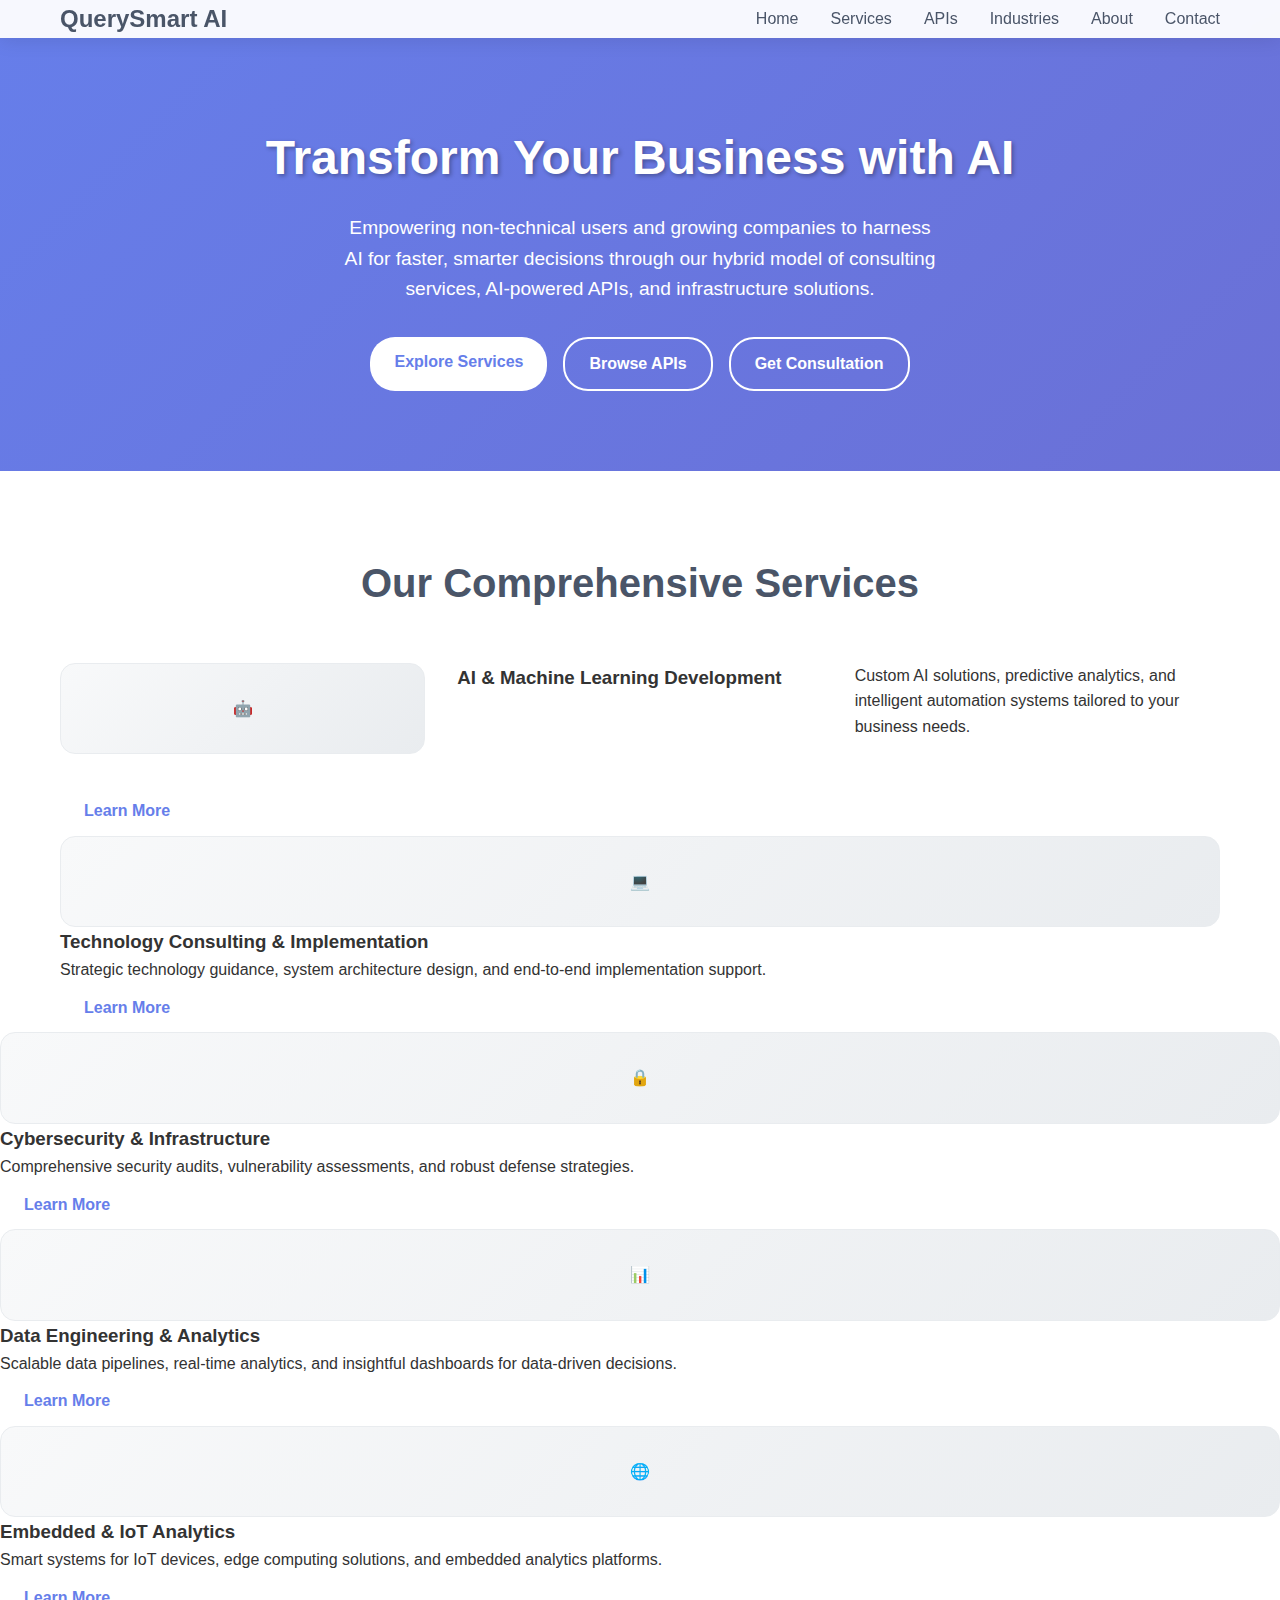
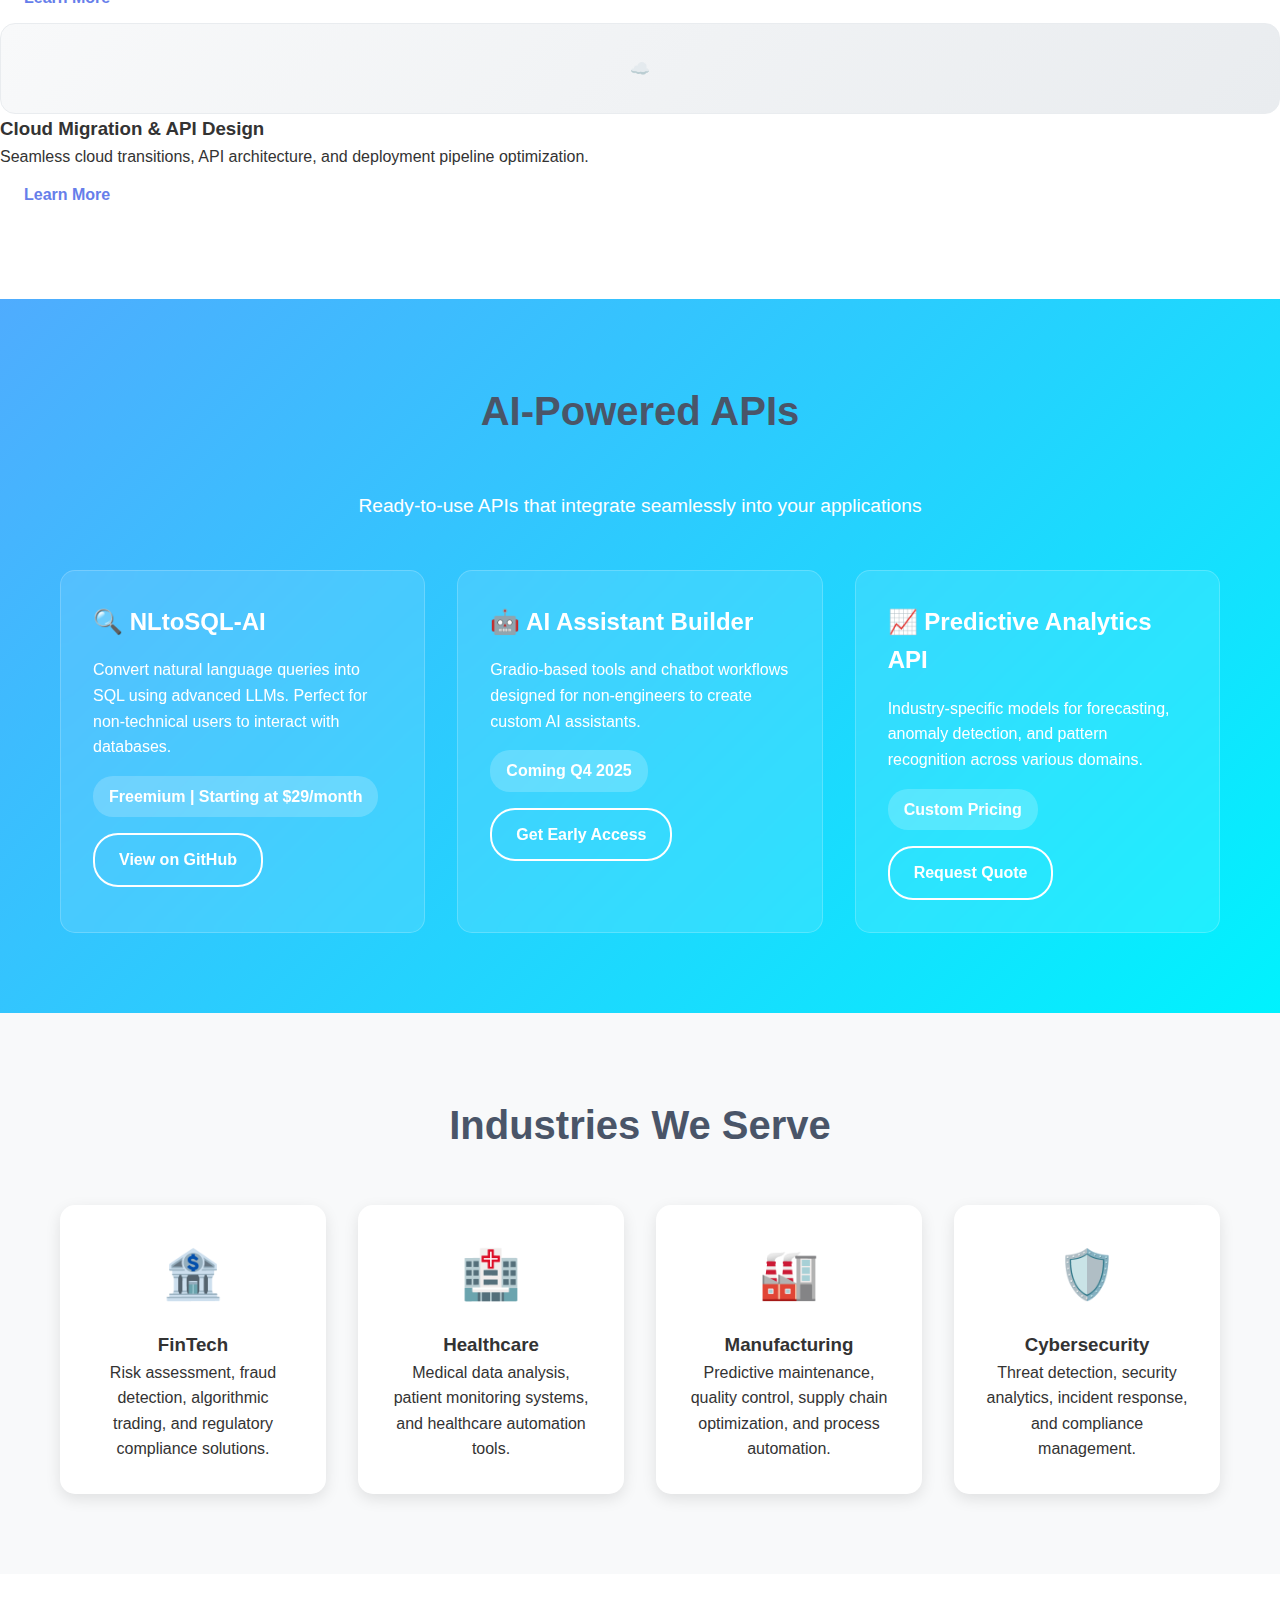
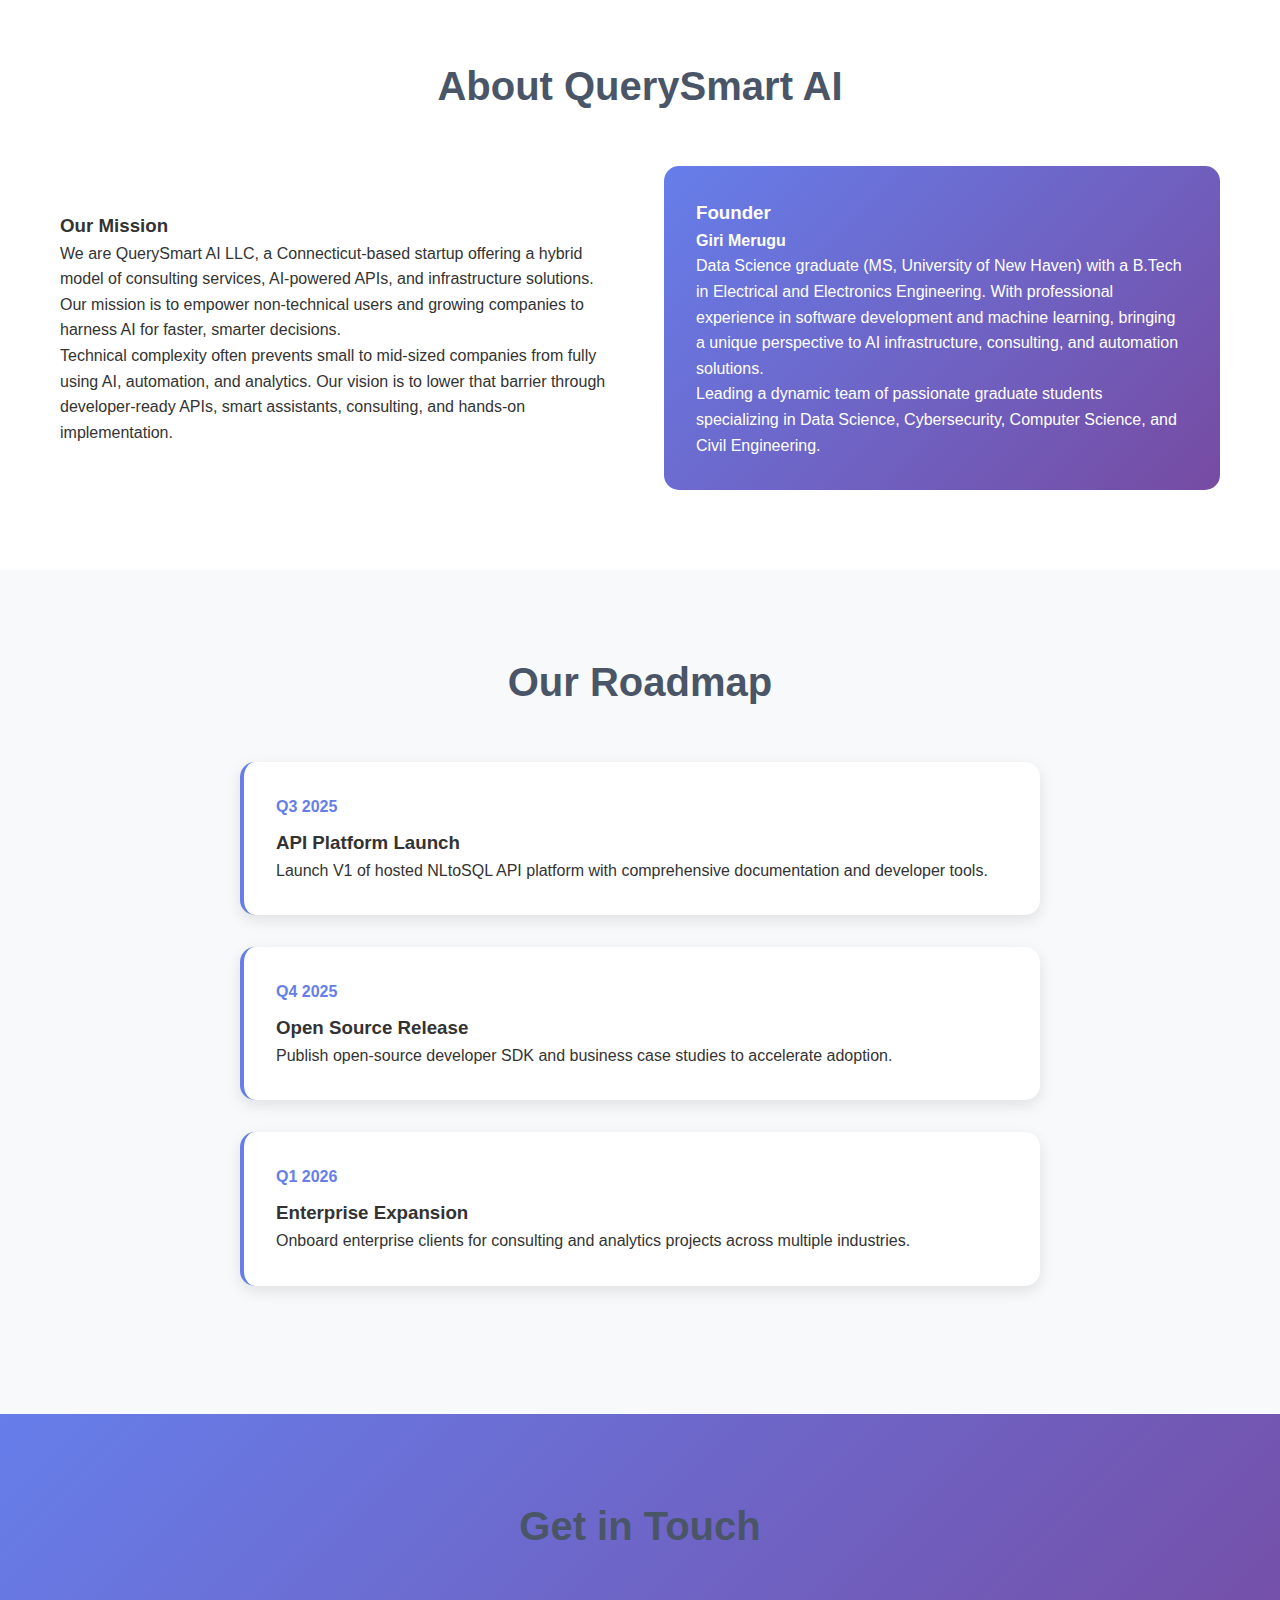
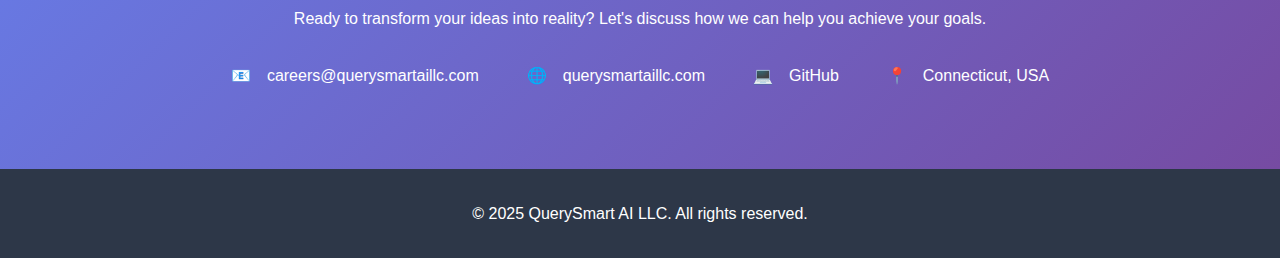
<file: index_updated.html>
<!DOCTYPE html>
<html lang="en">
<head>
  <meta charset="UTF-8">
  <meta name="viewport" content="width=device-width, initial-scale=1.0">
  <title>QuerySmart AI – AI-Powered Natural Language to SQL</title>
  <meta name="description" content="QuerySmart AI builds tools that convert natural language into SQL queries using large language models. Empower your team to access data without writing code.">
  <meta name="keywords" content="NLtoSQL, AI SQL generator, GPT for SQL, QuerySmart AI, AI data tools, natural language processing, SQL automation, OpenAI, data science">
  <meta name="author" content="Giri Merugu">
  <link href="https://cdnjs.cloudflare.com/ajax/libs/font-awesome/6.0.0/css/all.min.css" rel="stylesheet">
  <meta name="google-site-verification" content="_PbuZap9V0tfoXmMLPaVTCLCbQtlIJ2kfu3vRv5VP4E" />
  

    <style>
        * {
            margin: 0;
            padding: 0;
            box-sizing: border-box;
        }

        body {
            font-family: 'Segoe UI', Tahoma, Geneva, Verdana, sans-serif;
            line-height: 1.6;
            color: #333;
            background: linear-gradient(135deg, #667eea 0%, #764ba2 100%);
        }

        .container {
            max-width: 1200px;
            margin: 0 auto;
            padding: 0 20px;
        }

        /* Header */
        header {
            background: rgba(255, 255, 255, 0.95);
            backdrop-filter: blur(10px);
            position: fixed;
            width: 100%;
            top: 0;
            z-index: 1000;
            box-shadow: 0 2px 20px rgba(0,0,0,0.1);
        }

        nav {
            display: flex;
            justify-content: space-between;
            align-items: center;
            padding: 1rem 0;
        }

        .logo {
            font-size: 1.5rem;
            font-weight: bold;
            color: #4a5568;
        }

        .nav-links {
            display: flex;
            list-style: none;
            gap: 2rem;
        }

        .nav-links a {
            text-decoration: none;
            color: #4a5568;
            font-weight: 500;
            transition: color 0.3s;
        }

        .nav-links a:hover {
            color: #667eea;
        }

        /* Hero Section */
        .hero {
            padding: 120px 0 80px;
            text-align: center;
            color: white;
        }

        .hero h1 {
            font-size: 3rem;
            margin-bottom: 1rem;
            text-shadow: 2px 2px 4px rgba(0,0,0,0.3);
        }

        .hero p {
            font-size: 1.2rem;
            margin-bottom: 2rem;
            max-width: 600px;
            margin-left: auto;
            margin-right: auto;
        }

        .cta-buttons {
            display: flex;
            gap: 1rem;
            justify-content: center;
            flex-wrap: wrap;
        }

        .btn {
            padding: 12px 24px;
            border: none;
            border-radius: 25px;
            font-size: 1rem;
            font-weight: 600;
            cursor: pointer;
            transition: all 0.3s;
            text-decoration: none;
            display: inline-block;
        }

        .btn-primary {
            background: white;
            color: #667eea;
        }

        .btn-secondary {
            background: transparent;
            color: white;
            border: 2px solid white;
        }

        .btn:hover {
            transform: translateY(-2px);
            box-shadow: 0 5px 15px rgba(0,0,0,0.2);
        }

        /* Services Section */
        .services {
            padding: 80px 0;
            background: white;
        }

        .section-title {
            text-align: center;
            font-size: 2.5rem;
            margin-bottom: 3rem;
            color: #4a5568;
        }

        .services-grid {
            display: grid;
            grid-template-columns: repeat(auto-fit, minmax(300px, 1fr));
            gap: 2rem;
            margin-top: 3rem;
        }

        .service-card {
            background: linear-gradient(135deg, #f8f9fa 0%, #e9ecef 100%);
            padding: 2rem;
            border-radius: 15px;
            text-align: center;
            transition: transform 0.3s, box-shadow 0.3s;
            border: 1px solid #e9ecef;
        }

        .service-card:hover {
            transform: translateY(-5px);
            box-shadow: 0 10px 30px rgba(0,0,0,0.1);
        }

        .service-icon {
            font-size: 3rem;
            margin-bottom: 1rem;
        }

        .service-card h3 {
            font-size: 1.5rem;
            margin-bottom: 1rem;
            color: #4a5568;
        }

        .service-card p {
            color: #6c757d;
            margin-bottom: 1rem;
        }

        /* API Marketplace */
        .api-marketplace {
            padding: 80px 0;
            background: linear-gradient(135deg, #4facfe 0%, #00f2fe 100%);
            color: white;
        }

        .api-grid {
            display: grid;
            grid-template-columns: repeat(auto-fit, minmax(350px, 1fr));
            gap: 2rem;
            margin-top: 3rem;
        }

        .api-card {
            background: rgba(255, 255, 255, 0.1);
            backdrop-filter: blur(10px);
            padding: 2rem;
            border-radius: 15px;
            border: 1px solid rgba(255, 255, 255, 0.2);
            transition: transform 0.3s;
        }

        .api-card:hover {
            transform: translateY(-5px);
        }

        .api-card h3 {
            font-size: 1.5rem;
            margin-bottom: 1rem;
        }

        .price-tag {
            background: rgba(255, 255, 255, 0.2);
            padding: 0.5rem 1rem;
            border-radius: 20px;
            display: inline-block;
            margin-top: 1rem;
            font-weight: bold;
        }

        /* Industries */
        .industries {
            padding: 80px 0;
            background: #f8f9fa;
        }

        .industry-grid {
            display: grid;
            grid-template-columns: repeat(auto-fit, minmax(250px, 1fr));
            gap: 2rem;
            margin-top: 3rem;
        }

        .industry-card {
            background: white;
            padding: 2rem;
            border-radius: 15px;
            text-align: center;
            box-shadow: 0 5px 15px rgba(0,0,0,0.1);
            transition: transform 0.3s;
        }

        .industry-card:hover {
            transform: translateY(-5px);
        }

        /* About Section */
        .about {
            padding: 80px 0;
            background: white;
        }

        .about-content {
            display: grid;
            grid-template-columns: 1fr 1fr;
            gap: 3rem;
            align-items: center;
        }

        .founder-info {
            background: linear-gradient(135deg, #667eea 0%, #764ba2 100%);
            color: white;
            padding: 2rem;
            border-radius: 15px;
        }

        /* Roadmap */
        .roadmap {
            padding: 80px 0;
            background: #f8f9fa;
        }

        .roadmap-timeline {
            position: relative;
            max-width: 800px;
            margin: 3rem auto;
        }

        .roadmap-item {
            background: white;
            padding: 2rem;
            border-radius: 15px;
            margin-bottom: 2rem;
            border-left: 4px solid #667eea;
            box-shadow: 0 5px 15px rgba(0,0,0,0.1);
        }

        .roadmap-date {
            font-weight: bold;
            color: #667eea;
            margin-bottom: 0.5rem;
        }

        /* Contact */
        .contact {
            padding: 80px 0;
            background: linear-gradient(135deg, #667eea 0%, #764ba2 100%);
            color: white;
            text-align: center;
        }

        .contact-info {
            display: flex;
            justify-content: center;
            gap: 3rem;
            margin-top: 2rem;
            flex-wrap: wrap;
        }

        .contact-item {
            display: flex;
            align-items: center;
            gap: 1rem;
        }

        .contact-item a {
            color: white;
            text-decoration: none;
        }

        /* Footer */
        footer {
            background: #2d3748;
            color: white;
            text-align: center;
            padding: 2rem 0;
        }

        /* Responsive */
        @media (max-width: 768px) {
            .nav-links {
                display: none;
            }

            .hero h1 {
                font-size: 2rem;
            }

            .about-content {
                grid-template-columns: 1fr;
            }

            .contact-info {
                flex-direction: column;
                gap: 1rem;
            }
        }
    </style>
</head>
<body>
    <header>
        <nav class="container">
            <div class="logo">QuerySmart AI</div>
            <ul class="nav-links">
                <li><a href="#home">Home</a></li>
                <li><a href="#services">Services</a></li>
                <li><a href="#apis">APIs</a></li>
                <li><a href="#industries">Industries</a></li>
                <li><a href="#about">About</a></li>
                <li><a href="#contact">Contact</a></li>
            </ul>
        </nav>
    </header>

    <section id="home" class="hero">
        <div class="container">
            <h1>Transform Your Business with AI</h1>
            <p>Empowering non-technical users and growing companies to harness AI for faster, smarter decisions through our hybrid model of consulting services, AI-powered APIs, and infrastructure solutions.</p>
            <div class="cta-buttons">
                <a href="#services" class="btn btn-primary">Explore Services</a>
                <a href="#apis" class="btn btn-secondary">Browse APIs</a>
                <a href="#contact" class="btn btn-secondary">Get Consultation</a>
            </div>
        </div>
    </section>

    <section id="services" class="services">
        <div class="container">
            <h2 class="section-title">Our Comprehensive Services</h2>
            <div class="services-grid">
                <div class="service-card bg-ai>
                    <div class="service-icon">🤖</div>
                    <h3>AI & Machine Learning Development</h3>
                    <p>Custom AI solutions, predictive analytics, and intelligent automation systems tailored to your business needs.</p>
                    <a href="#contact" class="btn btn-primary">Learn More</a>
                </div>
                <div class="service-card bg-consulting>
                    <div class="service-icon">💻</div>
                    <h3>Technology Consulting & Implementation</h3>
                    <p>Strategic technology guidance, system architecture design, and end-to-end implementation support.</p>
                    <a href="#contact" class="btn btn-primary">Learn More</a>
                </div>
                <div class="service-card bg-cyber>
                    <div class="service-icon">🔒</div>
                    <h3>Cybersecurity & Infrastructure</h3>
                    <p>Comprehensive security audits, vulnerability assessments, and robust defense strategies.</p>
                    <a href="#contact" class="btn btn-primary">Learn More</a>
                </div>
                <div class="service-card bg-data>
                    <div class="service-icon">📊</div>
                    <h3>Data Engineering & Analytics</h3>
                    <p>Scalable data pipelines, real-time analytics, and insightful dashboards for data-driven decisions.</p>
                    <a href="#contact" class="btn btn-primary">Learn More</a>
                </div>
                <div class="service-card bg-iot>
                    <div class="service-icon">🌐</div>
                    <h3>Embedded & IoT Analytics</h3>
                    <p>Smart systems for IoT devices, edge computing solutions, and embedded analytics platforms.</p>
                    <a href="#contact" class="btn btn-primary">Learn More</a>
                </div>
                <div class="service-card bg-cloud>
                    <div class="service-icon">☁️</div>
                    <h3>Cloud Migration & API Design</h3>
                    <p>Seamless cloud transitions, API architecture, and deployment pipeline optimization.</p>
                    <a href="#contact" class="btn btn-primary">Learn More</a>
                </div>
            </div>
        </div>
    </section>

    <section id="apis" class="api-marketplace">
        <div class="container">
            <h2 class="section-title">AI-Powered APIs</h2>
            <p style="text-align: center; font-size: 1.2rem; margin-bottom: 2rem;">Ready-to-use APIs that integrate seamlessly into your applications</p>
            <div class="api-grid">
                <div class="api-card">
                    <h3>🔍 NLtoSQL-AI</h3>
                    <p>Convert natural language queries into SQL using advanced LLMs. Perfect for non-technical users to interact with databases.</p>
                    <div class="price-tag">Freemium | Starting at $29/month</div>
                    <div style="margin-top: 1rem;">
                        <a href="https://github.com/Girim9912/NLtoSQL-AI" class="btn btn-secondary">View on GitHub</a>
                    </div>
                </div>
                <div class="api-card">
                    <h3>🤖 AI Assistant Builder</h3>
                    <p>Gradio-based tools and chatbot workflows designed for non-engineers to create custom AI assistants.</p>
                    <div class="price-tag">Coming Q4 2025</div>
                    <div style="margin-top: 1rem;">
                        <a href="#contact" class="btn btn-secondary">Get Early Access</a>
                    </div>
                </div>
                <div class="api-card">
                    <h3>📈 Predictive Analytics API</h3>
                    <p>Industry-specific models for forecasting, anomaly detection, and pattern recognition across various domains.</p>
                    <div class="price-tag">Custom Pricing</div>
                    <div style="margin-top: 1rem;">
                        <a href="#contact" class="btn btn-secondary">Request Quote</a>
                    </div>
                </div>
            </div>
        </div>
    </section>

    <section id="industries" class="industries">
        <div class="container">
            <h2 class="section-title">Industries We Serve</h2>
            <div class="industry-grid">
                <div class="industry-card">
                    <div class="service-icon">🏦</div>
                    <h3>FinTech</h3>
                    <p>Risk assessment, fraud detection, algorithmic trading, and regulatory compliance solutions.</p>
                </div>
                <div class="industry-card">
                    <div class="service-icon">🏥</div>
                    <h3>Healthcare</h3>
                    <p>Medical data analysis, patient monitoring systems, and healthcare automation tools.</p>
                </div>
                <div class="industry-card">
                    <div class="service-icon">🏭</div>
                    <h3>Manufacturing</h3>
                    <p>Predictive maintenance, quality control, supply chain optimization, and process automation.</p>
                </div>
                <div class="industry-card">
                    <div class="service-icon">🛡️</div>
                    <h3>Cybersecurity</h3>
                    <p>Threat detection, security analytics, incident response, and compliance management.</p>
                </div>
            </div>
        </div>
    </section>

    <section id="about" class="about">
        <div class="container">
            <h2 class="section-title">About QuerySmart AI</h2>
            <div class="about-content">
                <div>
                    <h3>Our Mission</h3>
                    <p>We are QuerySmart AI LLC, a Connecticut-based startup offering a hybrid model of consulting services, AI-powered APIs, and infrastructure solutions. Our mission is to empower non-technical users and growing companies to harness AI for faster, smarter decisions.</p>
                    <p>Technical complexity often prevents small to mid-sized companies from fully using AI, automation, and analytics. Our vision is to lower that barrier through developer-ready APIs, smart assistants, consulting, and hands-on implementation.</p>
                </div>
                <div class="founder-info">
                    <h3>Founder</h3>
                    <h4>Giri Merugu</h4>
                    <p>Data Science graduate (MS, University of New Haven) with a B.Tech in Electrical and Electronics Engineering. With professional experience in software development and machine learning, bringing a unique perspective to AI infrastructure, consulting, and automation solutions.</p>
                    <p>Leading a dynamic team of passionate graduate students specializing in Data Science, Cybersecurity, Computer Science, and Civil Engineering.</p>
                </div>
            </div>
        </div>
    </section>

    <section class="roadmap">
        <div class="container">
            <h2 class="section-title">Our Roadmap</h2>
            <div class="roadmap-timeline">
                <div class="roadmap-item">
                    <div class="roadmap-date">Q3 2025</div>
                    <h3>API Platform Launch</h3>
                    <p>Launch V1 of hosted NLtoSQL API platform with comprehensive documentation and developer tools.</p>
                </div>
                <div class="roadmap-item">
                    <div class="roadmap-date">Q4 2025</div>
                    <h3>Open Source Release</h3>
                    <p>Publish open-source developer SDK and business case studies to accelerate adoption.</p>
                </div>
                <div class="roadmap-item">
                    <div class="roadmap-date">Q1 2026</div>
                    <h3>Enterprise Expansion</h3>
                    <p>Onboard enterprise clients for consulting and analytics projects across multiple industries.</p>
                </div>
            </div>
        </div>
    </section>

    <section id="contact" class="contact">
        <div class="container">
            <h2 class="section-title">Get in Touch</h2>
            <p>Ready to transform your ideas into reality? Let's discuss how we can help you achieve your goals.</p>
            <div class="contact-info">
                <div class="contact-item">
                    <span>📧</span>
                    <a href="mailto:careers@querysmartaillc.com">careers@querysmartaillc.com</a>
                </div>
                <div class="contact-item">
                    <span>🌐</span>
                    <a href="https://querysmartaillc.com">querysmartaillc.com</a>
                </div>
                <div class="contact-item">
                    <span>💻</span>
                    <a href="https://github.com/Girim9912/NLtoSQL-AI">GitHub</a>
                </div>
                <div class="contact-item">
                    <span>📍</span>
                    <span>Connecticut, USA</span>
                </div>
            </div>
        </div>
    </section>

    <footer>
        <div class="container">
            <p>&copy; 2025 QuerySmart AI LLC. All rights reserved.</p>
        </div>
    </footer>

    <script>
        // Smooth scrolling for navigation links
        document.querySelectorAll('a[href^="#"]').forEach(anchor => {
            anchor.addEventListener('click', function (e) {
                e.preventDefault();
                document.querySelector(this.getAttribute('href')).scrollIntoView({
                    behavior: 'smooth'
                });
            });
        });

        // Add scroll effect to header
        window.addEventListener('scroll', function() {
            const header = document.querySelector('header');
            if (window.scrollY > 100) {
                header.style.background = 'rgba(255, 255, 255, 0.98)';
            } else {
                header.style.background = 'rgba(255, 255, 255, 0.95)';
            }
        });
    </script>
</body>
</html>
</file>
<file: backend/server/node_modules/unique-filename/coverage/prettify.css>
.pln{color:#000}@media screen{.str{color:#080}.kwd{color:#008}.com{color:#800}.typ{color:#606}.lit{color:#066}.pun,.opn,.clo{color:#660}.tag{color:#008}.atn{color:#606}.atv{color:#080}.dec,.var{color:#606}.fun{color:red}}@media print,projection{.str{color:#060}.kwd{color:#006;font-weight:bold}.com{color:#600;font-style:italic}.typ{color:#404;font-weight:bold}.lit{color:#044}.pun,.opn,.clo{color:#440}.tag{color:#006;font-weight:bold}.atn{color:#404}.atv{color:#060}}pre.prettyprint{padding:2px;border:1px solid #888}ol.linenums{margin-top:0;margin-bottom:0}li.L0,li.L1,li.L2,li.L3,li.L5,li.L6,li.L7,li.L8{list-style-type:none}li.L1,li.L3,li.L5,li.L7,li.L9{background:#eee}
</file>
<file: backend/server/node_modules/unique-filename/coverage/base.css>
body, html {
    margin:0; padding: 0;
}
body {
    font-family: Helvetica Neue, Helvetica,Arial;
    font-size: 10pt;
}
div.header, div.footer {
    background: #eee;
    padding: 1em;
}
div.header {
    z-index: 100;
    position: fixed;
    top: 0;
    border-bottom: 1px solid #666;
    width: 100%;
}
div.footer {
    border-top: 1px solid #666;
}
div.body {
    margin-top: 10em;
}
div.meta {
    font-size: 90%;
    text-align: center;
}
h1, h2, h3 {
    font-weight: normal;
}
h1 {
    font-size: 12pt;
}
h2 {
    font-size: 10pt;
}
pre {
    font-family: Consolas, Menlo, Monaco, monospace;
    margin: 0;
    padding: 0;
    line-height: 1.3;
    font-size: 14px;
    -moz-tab-size: 2;
    -o-tab-size:  2;
    tab-size: 2;
}

div.path { font-size: 110%; }
div.path a:link, div.path a:visited { color: #000; }
table.coverage { border-collapse: collapse; margin:0; padding: 0 }

table.coverage td {
    margin: 0;
    padding: 0;
    color: #111;
    vertical-align: top;
}
table.coverage td.line-count {
    width: 50px;
    text-align: right;
    padding-right: 5px;
}
table.coverage td.line-coverage {
    color: #777 !important;
    text-align: right;
    border-left: 1px solid #666;
    border-right: 1px solid #666;
}

table.coverage td.text {
}

table.coverage td span.cline-any {
    display: inline-block;
    padding: 0 5px;
    width: 40px;
}
table.coverage td span.cline-neutral {
    background: #eee;
}
table.coverage td span.cline-yes {
    background: #b5d592;
    color: #999;
}
table.coverage td span.cline-no {
    background: #fc8c84;
}

.cstat-yes { color: #111; }
.cstat-no { background: #fc8c84; color: #111; }
.fstat-no { background: #ffc520; color: #111 !important; }
.cbranch-no { background:  yellow !important; color: #111; }

.cstat-skip { background: #ddd; color: #111; }
.fstat-skip { background: #ddd; color: #111 !important; }
.cbranch-skip { background: #ddd !important; color: #111; }

.missing-if-branch {
    display: inline-block;
    margin-right: 10px;
    position: relative;
    padding: 0 4px;
    background: black;
    color: yellow;
}

.skip-if-branch {
    display: none;
    margin-right: 10px;
    position: relative;
    padding: 0 4px;
    background: #ccc;
    color: white;
}

.missing-if-branch .typ, .skip-if-branch .typ {
    color: inherit !important;
}

.entity, .metric { font-weight: bold; }
.metric { display: inline-block; border: 1px solid #333; padding: 0.3em; background: white; }
.metric small { font-size: 80%; font-weight: normal; color: #666; }

div.coverage-summary table { border-collapse: collapse; margin: 3em; font-size: 110%; }
div.coverage-summary td, div.coverage-summary table  th { margin: 0; padding: 0.25em 1em; border-top: 1px solid #666; border-bottom: 1px solid #666; }
div.coverage-summary th { text-align: left; border: 1px solid #666; background: #eee; font-weight: normal; }
div.coverage-summary th.file { border-right: none !important; }
div.coverage-summary th.pic { border-left: none !important; text-align: right; }
div.coverage-summary th.pct { border-right: none !important; }
div.coverage-summary th.abs { border-left: none !important; text-align: right; }
div.coverage-summary td.pct { text-align: right; border-left: 1px solid #666; }
div.coverage-summary td.abs { text-align: right; font-size: 90%; color: #444; border-right: 1px solid #666; }
div.coverage-summary td.file { border-left: 1px solid #666; white-space: nowrap;  }
div.coverage-summary td.pic { min-width: 120px !important;  }
div.coverage-summary a:link { text-decoration: none; color: #000; }
div.coverage-summary a:visited { text-decoration: none; color: #777; }
div.coverage-summary a:hover { text-decoration: underline; }
div.coverage-summary tfoot td { border-top: 1px solid #666; }

div.coverage-summary .sorter {
    height: 10px;
    width: 7px;
    display: inline-block;
    margin-left: 0.5em;
    background: url(sort-arrow-sprite.png) no-repeat scroll 0 0 transparent;
}
div.coverage-summary .sorted .sorter {
    background-position: 0 -20px;
}
div.coverage-summary .sorted-desc .sorter {
    background-position: 0 -10px;
}

.high { background: #b5d592 !important; }
.medium { background: #ffe87c !important; }
.low { background: #fc8c84 !important; }

span.cover-fill, span.cover-empty {
    display:inline-block;
    border:1px solid #444;
    background: white;
    height: 12px;
}
span.cover-fill {
    background: #ccc;
    border-right: 1px solid #444;
}
span.cover-empty {
    background: white;
    border-left: none;
}
span.cover-full {
    border-right: none !important;
}
pre.prettyprint {
    border: none !important;
    padding: 0 !important;
    margin: 0 !important;
}
.com { color: #999 !important; }
.ignore-none { color: #999; font-weight: normal; }
</file>
<file: style.css>
body {
  margin: 0;
  font-family: Arial, sans-serif;
  background-color: #f4f4f4;
}
header {
  background: url('https://images.unsplash.com/photo-1534081333815-ae5019106621') no-repeat center center/cover;
  color: white;
  padding: 100px 20px;
  text-align: center;
}
header h1 {
  margin: 0;
  font-size: 3em;
}
header p {
  font-size: 1.5em;
  margin-top: 10px;
}
.grid {
  display: flex;
  flex-wrap: wrap;
  justify-content: space-around;
  padding: 40px 20px;
  background: white;
}
.grid > div {
  flex: 1 1 300px;
  margin: 20px;
  max-width: 400px;
}
h2 {
  color: #333;
}
a {
  color: #0077cc;
  text-decoration: none;
}
</file>
